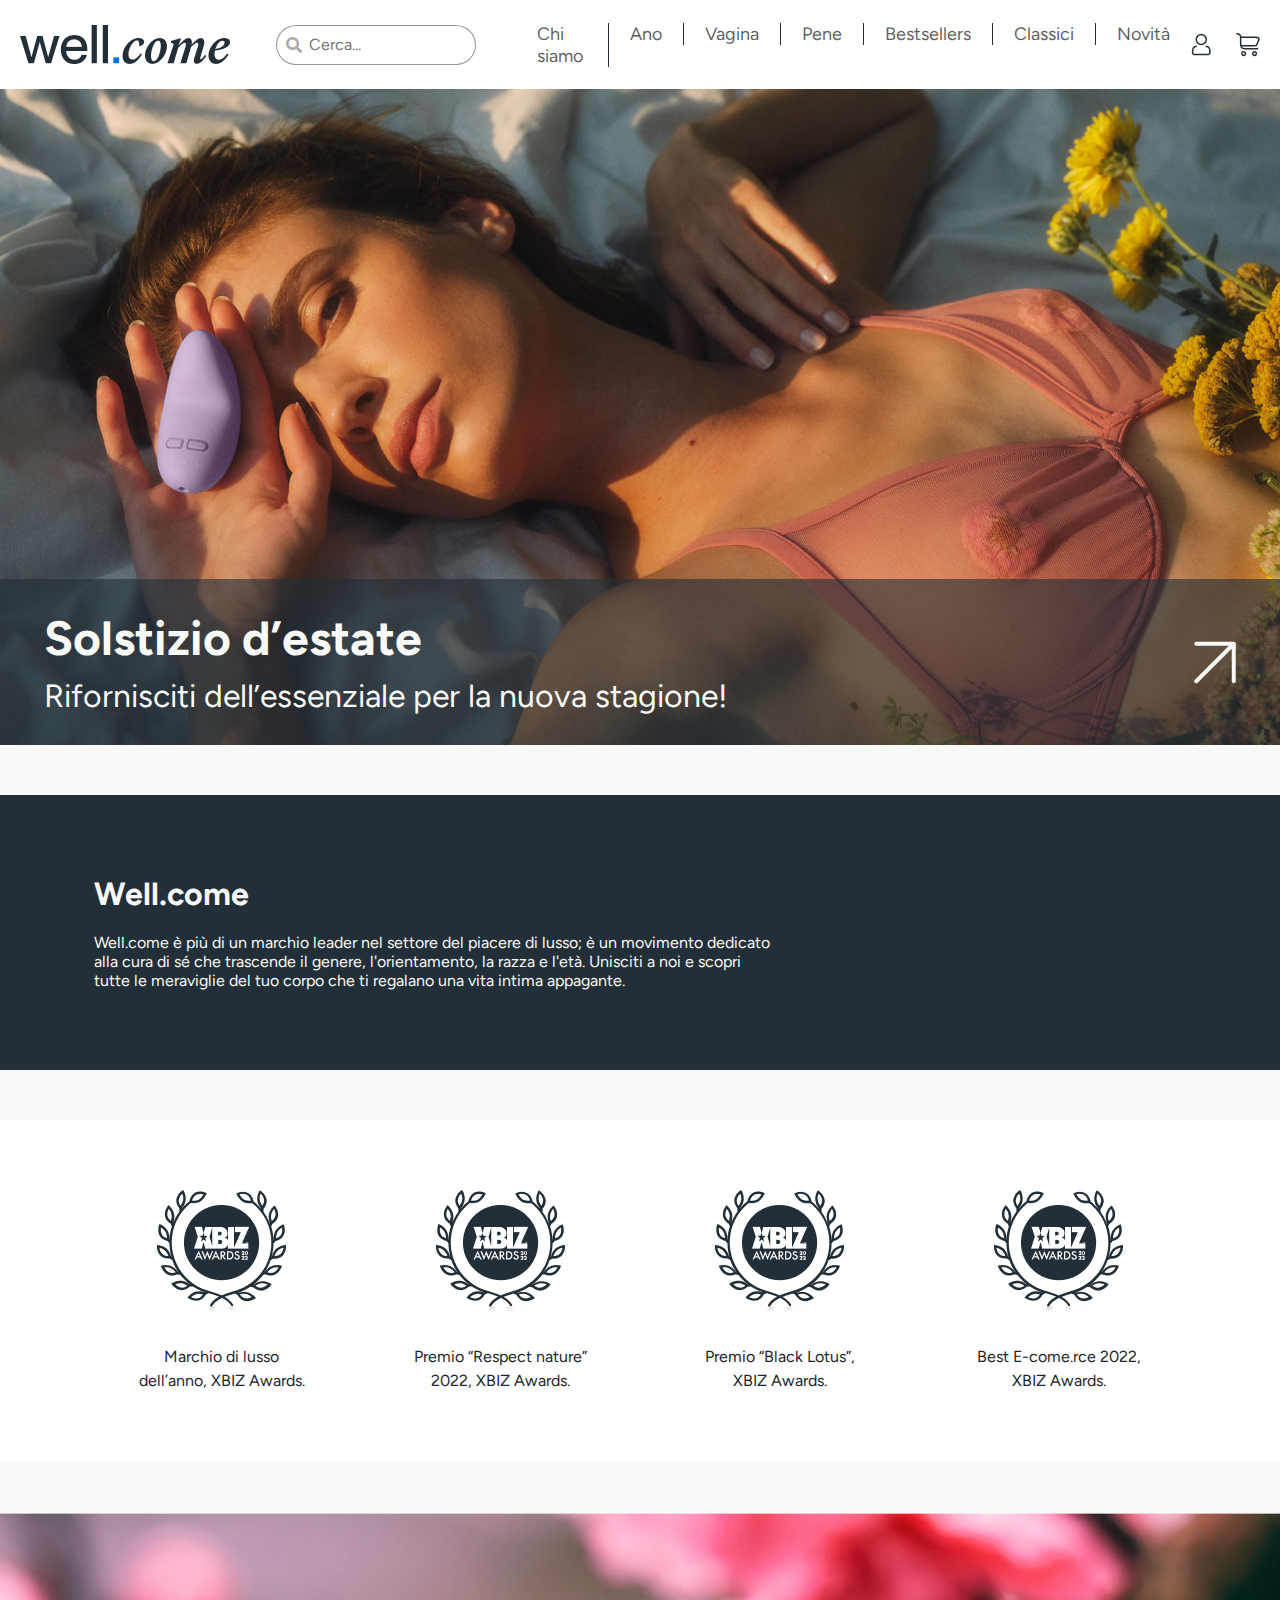
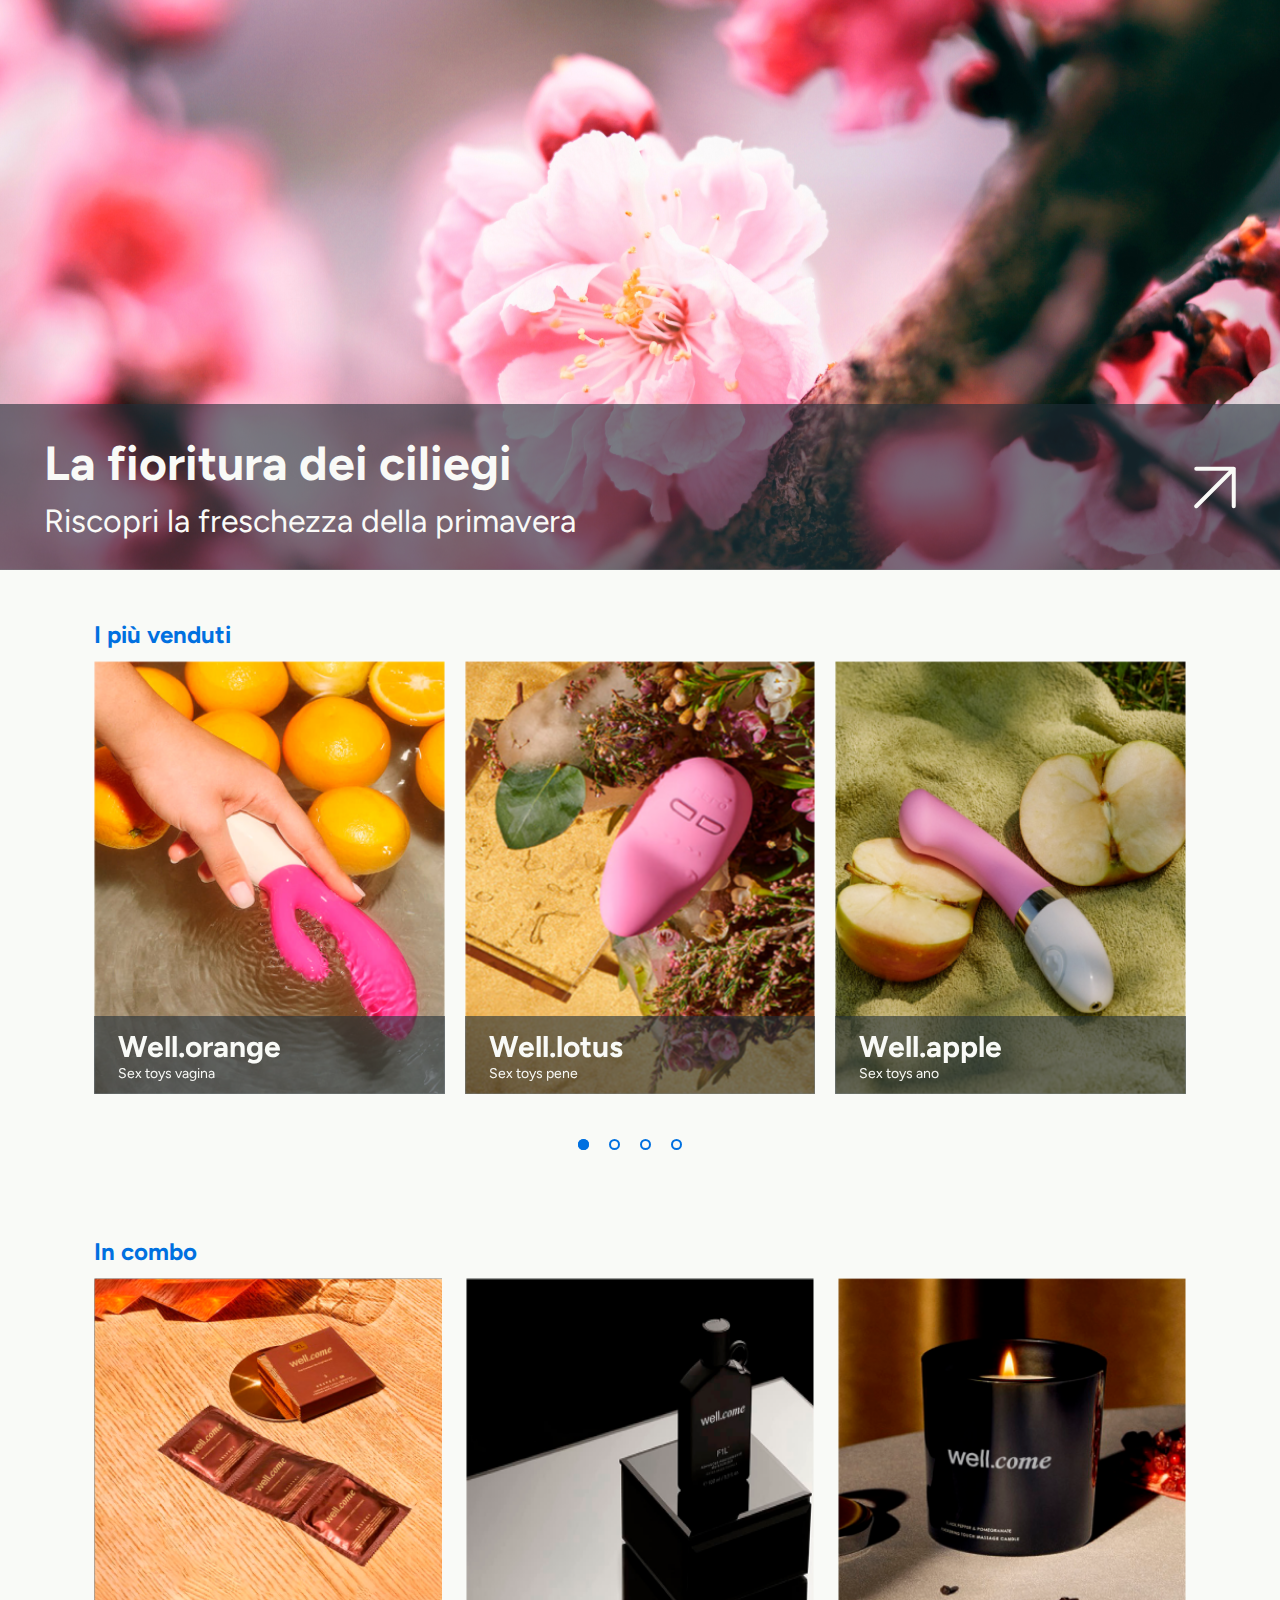
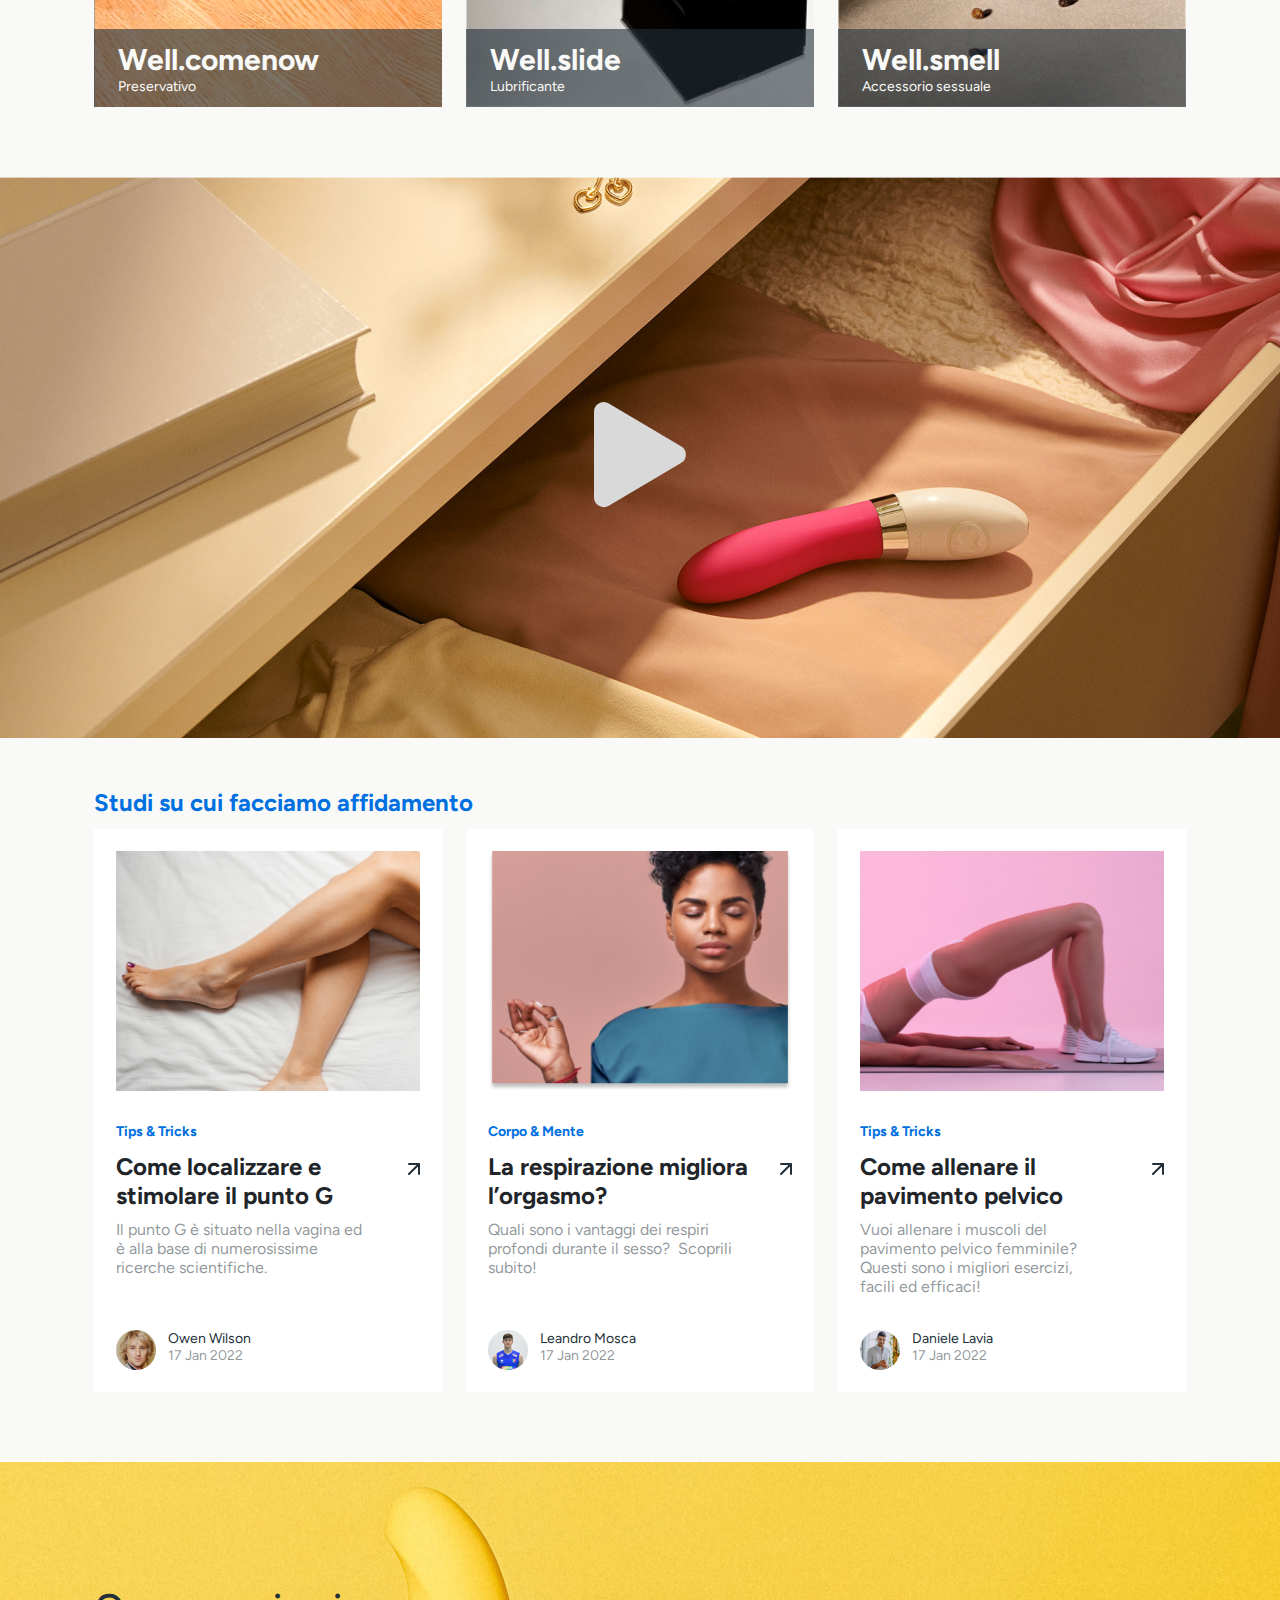
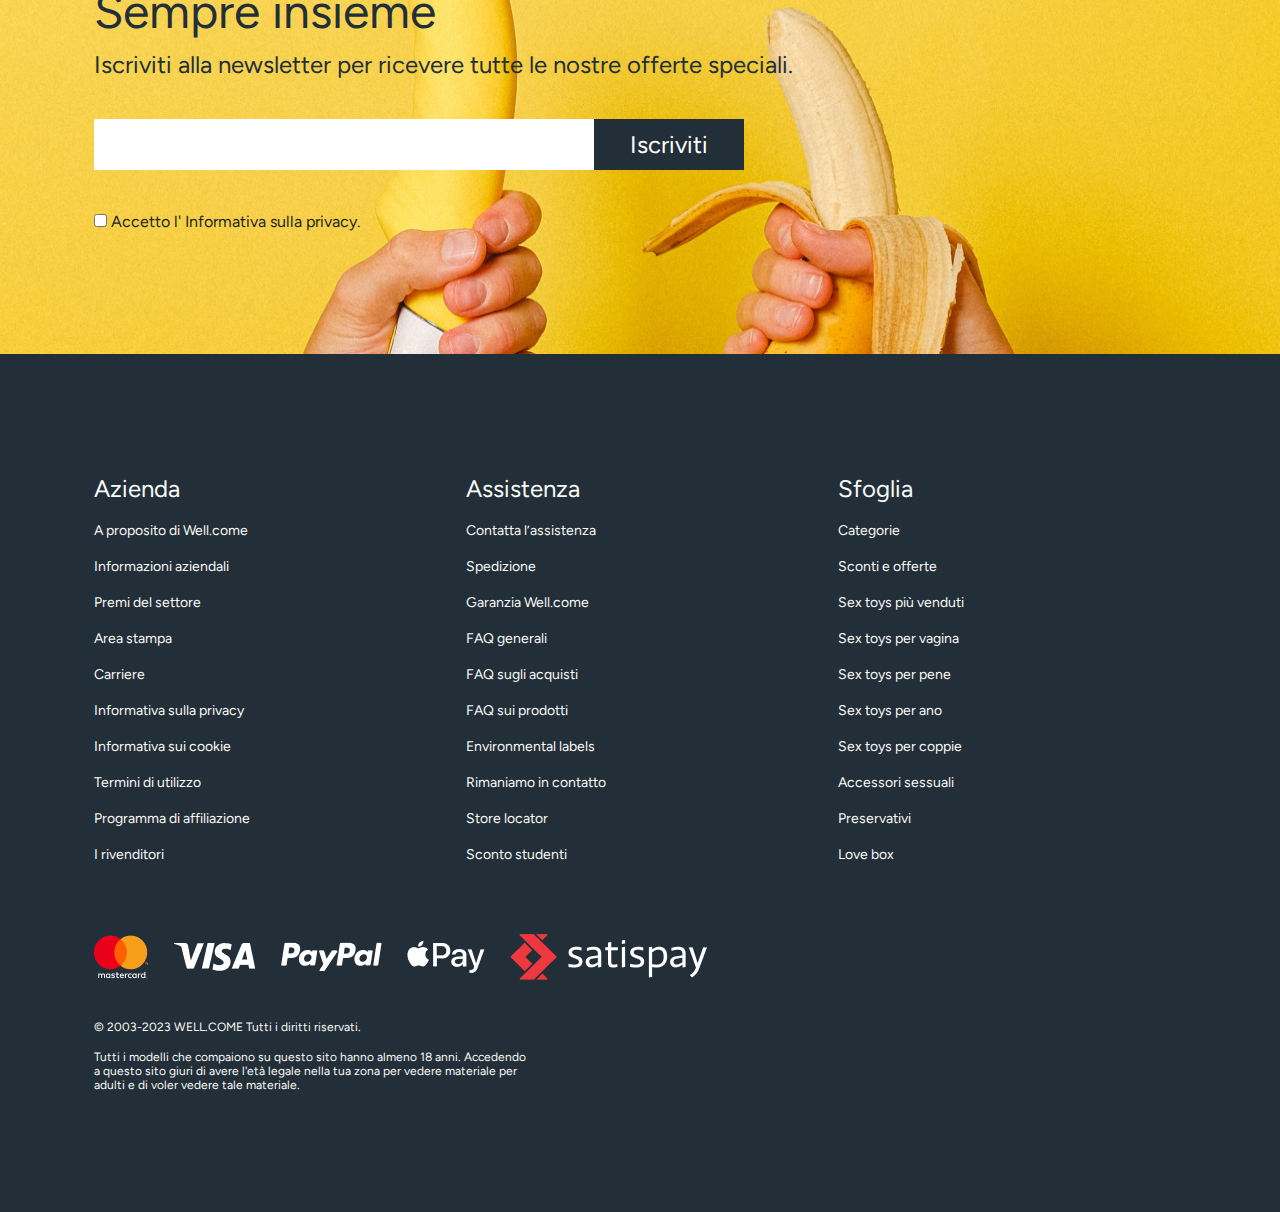
<file: index.html>
<!DOCTYPE html>
<html lang="en">
<head>
    <meta charset="UTF-8">
    <meta name="viewport" content="width=device-width, initial-scale=1.0">
    <!-- Latest compiled and minified CSS -->
    <link href="https://cdn.jsdelivr.net/npm/bootstrap@5.3.1/dist/css/bootstrap.min.css" rel="stylesheet">
    <link rel="stylesheet" href="https://cdnjs.cloudflare.com/ajax/libs/OwlCarousel2/2.3.4/assets/owl.carousel.min.css">
    <link rel="stylesheet" href="https://cdnjs.cloudflare.com/ajax/libs/font-awesome/5.11.2/css/all.min.css">
    <link rel="stylesheet" href="assets/css/style.css">
    <title>Well.come</title>
</head>
<body>
    <div class="wrapper">
        <div class="header">
            <nav class="navbar navbar-expand-lg navbar-light">
                <a class="navbar-brand" href="index.html"><img src="assets/imgs/logo.png" class="logo-img"></a>
                <button class="navbar-toggler" type="button" data-bs-toggle="collapse" data-bs-target="#navbarSupportedContent" aria-controls="navbarSupportedContent" aria-expanded="false" aria-label="Toggle navigation">
                    <span class="navbar-toggler-icon"></span>
                </button>
                <div class="collapse navbar-collapse" id="navbarSupportedContent">
                    <form class="d-flex">
                        <div class="navbar-search">
                            <span class="fa fa-search"></span>
                            <input placeholder="Cerca...">
                        </div>
                        <div class="icons d-flex d-lg-none">
                            <a href="#"><img src="assets/imgs/icons/person.svg" alt=""></a>
                            <a href="cart.html"><img src="assets/imgs/icons/cart.svg" alt=""></a>
                        </div>
                    </form>
                    <ul class="navbar-nav mx-auto mb-2 mb-lg-0">
                        <li class="nav-item">
                            <a class="nav-link" href="team.html">Chi siamo</a>
                        </li>
                        <li class="nav-item">
                            <a class="nav-link" href="#">Ano</a>
                        </li>
                        <li class="nav-item">
                            <a class="nav-link" href="product.html">Vagina</a>
                        </li>
                        <li class="nav-item">
                            <a class="nav-link" href="#">Pene</a>
                        </li>
                        <li class="nav-item">
                            <a class="nav-link" href="#">Bestsellers</a>
                        </li>
                        <li class="nav-item">
                            <a class="nav-link" href="#">Classici</a>
                        </li>
                        <li class="nav-item">
                            <a class="nav-link" href="#">Novità</a>
                        </li>
                    </ul>
                    <div class="icons d-none d-lg-flex">
                        <a href="#"><img src="assets/imgs/icons/person.svg" alt=""></a>
                        <a href="cart.html"><img src="assets/imgs/icons/cart.svg" alt=""></a>
                    </div>
                </div>
            </nav>
        </div>
        <div class="hero-section">
            <div class="bottom-text-section">
                <div class="img"><img src="assets/imgs/index/index-hero.png" class="w-100"></div>
                <div class="vector-text">
                    <div class="hero-flex">
                        <div>
                            <div class="heading">Solstizio d’estate</div>
                            <div class="text">Rifornisciti dell’essenziale per la nuova stagione!</div>
                        </div>
                        <div>
                            <a href="#"><img src="assets/imgs/icons/arrow.svg"></a>
                        </div>
                    </div>
                </div>
            </div>
        </div>
        <div class="main-content">
            <div class="wellcome-note-bg">
                <div class="wellcome-note">
                    <div class="container">
                        <div class="row mx-auto w-100">
                            <div class="col-lg-12">
                                <div class="heading">Well.come</div>
                                <div class="text">Well.come è più di un marchio leader nel settore del piacere di lusso; è un movimento dedicato alla cura di sé che trascende il genere, l'orientamento, la razza e l'età. Unisciti a noi e scopri tutte le meraviglie del tuo corpo che ti regalano una vita intima appagante.</div>
                            </div>
                        </div>
                    </div>
                </div>
            </div>
            <div class="award-section">
                <div class="container">
                    <div class="row mx-auto w-100">
                        <div class="col-lg-3 col-md-3 col-sm-6 col-6">
                            <div class="award-card">
                                <div class="img"><img src="assets/imgs/index/awards.png" alt=""></div>
                                <div class="text">Marchio di lusso dell’anno, XBIZ Awards.</div>
                            </div>
                        </div>
                        <div class="col-lg-3 col-md-3 col-sm-6 col-6">
                            <div class="award-card">
                                <div class="img"><img src="assets/imgs/index/awards.png" alt=""></div>
                                <div class="text">Premio “Respect nature” 2022, XBIZ Awards.</div>
                            </div>
                        </div>
                        <div class="col-lg-3 col-md-3 col-sm-6 col-6">
                            <div class="award-card">
                                <div class="img"><img src="assets/imgs/index/awards.png" alt=""></div>
                                <div class="text">Premio “Black Lotus”, XBIZ Awards.</div>
                            </div>
                        </div>
                        <div class="col-lg-3 col-md-3 col-sm-6 col-6">
                            <div class="award-card">
                                <div class="img"><img src="assets/imgs/index/awards.png" alt=""></div>
                                <div class="text">Best E-come.rce 2022, XBIZ Awards.</div>
                            </div>
                        </div>
                    </div>
                </div>
            </div>
            <div class="hero-section pt-bg-f9">
                <div class="bottom-text-section">
                    <div class="img"><img src="assets/imgs/index/index-hero1.png" class="w-100"></div>
                    <div class="vector-text">
                        <div class="hero-flex">
                            <div>
                                <div class="heading">La fioritura dei ciliegi</div>
                                <div class="text">Riscopri la freschezza della primavera</div>
                            </div>
                            <div>
                                <a href="#"><img src="assets/imgs/icons/arrow.svg"></a>
                            </div>
                        </div>
                    </div>
                </div>
            </div>
            <div class="index-carousel">
                <div class="container">
                    <div class="row mx-auto w-100">
                        <div class="col-lg-12">
                            <div class="section-heading">I più venduti</div>
                            <div class="owl-slider">
                                <div class="owl-carousel carousel1">
                                    <div class="item">
                                        <div class="bottom-text-section">
                                            <div class="img"><img src="assets/imgs/index/carousel-1.png" class="w-100"></div>
                                            <div class="vector-text">
                                                <div class="heading">Well.orange</div>
                                                <div class="text">Sex toys vagina</div>
                                            </div>
                                        </div>
                                    </div>
                                    <div class="item">
                                        <div class="bottom-text-section">
                                            <div class="img"><img src="assets/imgs/index/carousel-2.png" class="w-100"></div>
                                            <div class="vector-text">
                                                <div class="heading">Well.lotus</div>
                                                <div class="text">Sex toys pene</div>
                                            </div>
                                        </div>
                                    </div>
                                    <div class="item">
                                        <div class="bottom-text-section">
                                            <div class="img"><img src="assets/imgs/index/carousel-3.png" class="w-100"></div>
                                            <div class="vector-text">
                                                <div class="heading">Well.apple</div>
                                                <div class="text">Sex toys ano</div>
                                            </div>
                                        </div>
                                    </div>
                                    <div class="item">
                                        <div class="bottom-text-section">
                                            <div class="img"><img src="assets/imgs/index/carousel-4.png" class="w-100"></div>
                                            <div class="vector-text">
                                                <div class="heading">Well.drop</div>
                                                <div class="text">Sex toys vagina</div>
                                            </div>
                                        </div>
                                    </div>
                                    <div class="item">
                                        <div class="bottom-text-section">
                                            <div class="img"><img src="assets/imgs/index/carousel-5.png" class="w-100"></div>
                                            <div class="vector-text">
                                                <div class="heading">Well.cucumber</div>
                                                <div class="text">Sex toys pene</div>
                                            </div>
                                        </div>
                                    </div>
                                    <div class="item">
                                        <div class="bottom-text-section">
                                            <div class="img"><img src="assets/imgs/index/carousel-1.png" class="w-100"></div>
                                            <div class="vector-text">
                                                <div class="heading">Well.orange</div>
                                                <div class="text">Sex toys vagina</div>
                                            </div>
                                        </div>
                                    </div>
                                    <div class="item">
                                        <div class="bottom-text-section">
                                            <div class="img"><img src="assets/imgs/index/carousel-2.png" class="w-100"></div>
                                            <div class="vector-text">
                                                <div class="heading">Well.lotus</div>
                                                <div class="text">Sex toys pene</div>
                                            </div>
                                        </div>
                                    </div>
                                    <div class="item">
                                        <div class="bottom-text-section">
                                            <div class="img"><img src="assets/imgs/index/carousel-3.png" class="w-100"></div>
                                            <div class="vector-text">
                                                <div class="heading">Well.apple</div>
                                                <div class="text">Sex toys ano</div>
                                            </div>
                                        </div>
                                    </div>
                                    <div class="item">
                                        <div class="bottom-text-section">
                                            <div class="img"><img src="assets/imgs/index/carousel-4.png" class="w-100"></div>
                                            <div class="vector-text">
                                                <div class="heading">Well.drop</div>
                                                <div class="text">Sex toys vagina</div>
                                            </div>
                                        </div>
                                    </div>
                                    <div class="item">
                                        <div class="bottom-text-section">
                                            <div class="img"><img src="assets/imgs/index/carousel-5.png" class="w-100"></div>
                                            <div class="vector-text">
                                                <div class="heading">Well.cucumber</div>
                                                <div class="text">Sex toys pene</div>
                                            </div>
                                        </div>
                                    </div>
                                </div>
                            </div>
                        </div>
                    </div>
                </div>
            </div>
            <div class="combo-section">
                <div class="container">
                    <div class="row mx-auto w-100">
                        <div class="col-lg-12">
                            <div class="section-heading">In combo</div>
                        </div>
                        <div class="col-lg-4 col-md-4 col-sm-12 col-12">
                            <div class="bottom-text-section">
                                <div class="img"><img src="assets/imgs/index/combo-1.png" class="w-100"></div>
                                <div class="vector-text">
                                    <div class="heading">Well.comenow</div>
                                    <div class="text">Preservativo</div>
                                </div>
                            </div>
                        </div>
                        <div class="col-lg-4 col-md-4 col-sm-12 col-12">
                            <div class="bottom-text-section">
                                <div class="img"><img src="assets/imgs/index/combo-2.png" class="w-100"></div>
                                <div class="vector-text">
                                    <div class="heading">Well.slide</div>
                                    <div class="text">Lubrificante</div>
                                </div>
                            </div>
                        </div>
                        <div class="col-lg-4 col-md-4 col-sm-12 col-12">
                            <div class="bottom-text-section">
                                <div class="img"><img src="assets/imgs/index/combo-3.png" class="w-100"></div>
                                <div class="vector-text">
                                    <div class="heading">Well.smell</div>
                                    <div class="text">Accessorio sessuale</div>
                                </div>
                            </div>
                        </div>
                    </div>

                </div>
            </div>
            <div class="video-section">
                <div class="video-img">
                    <img src="assets/imgs/index/video-img.png" class="w-100">
                </div>
                <div class="vector-icon">
                    <a href="#"><i class="fas fa-play"></i></a>
                </div>
            </div>
            <div class="articoli-section">
                <div class="container">
                    <div class="row mx-auto w-100">
                        <div class="col-lg-12">
                            <div class=""><a href="articoli.html" class="section-heading d-inline-block">Studi su cui facciamo affidamento</a></div>
                        </div>
                        <div class="col-lg-4 col-md-4 col-sm-12 col-12">
                            <div class="articoli-card">
                                <div class="img"><img src="assets/imgs/index/articoli-1.png" class="w-100"></div>
                                <div class="details">
                                    <div class="tag">Tips & Tricks</div>
                                    <div class="heading">
                                        <div>Come localizzare e stimolare il punto G</div>
                                        <div class="icon"><img src="assets/imgs/icons/arrow-1.svg" alt=""></div>
                                    </div>
                                    <div class="text">Il punto G è situato nella vagina ed è alla base di numerosissime ricerche scientifiche.</div>
                                </div>
                                <div class="person-detail">
                                    <div class="person-img"><img src="assets/imgs/index/person-1.png" class=""></div>
                                    <div>
                                        <div class="person-name">Owen Wilson</div>
                                        <div class="add-date">17 Jan 2022</div>
                                    </div>
                                </div>
                            </div>
                        </div>
                        <div class="col-lg-4 col-md-4 col-sm-12 col-12">
                            <div class="articoli-card">
                                <div class="img"><img src="assets/imgs/index/articoli-2.png" class="w-100"></div>
                                <div class="details">
                                    <div class="tag">Corpo & Mente</div>
                                    <div class="heading">
                                        <div>La respirazione  migliora l’orgasmo?</div>
                                        <div class="icon"><img src="assets/imgs/icons/arrow-1.svg" alt=""></div>
                                    </div>
                                    <div class="text">Quali sono i vantaggi dei respiri profondi durante il sesso?  Scoprili subito!</div>
                                </div>
                                <div class="person-detail">
                                    <div class="person-img"><img src="assets/imgs/index/person-2.png" class=""></div>
                                    <div>
                                        <div class="person-name">Leandro Mosca</div>
                                        <div class="add-date">17 Jan 2022</div>
                                    </div>
                                </div>
                            </div>
                        </div>
                        <div class="col-lg-4 col-md-4 col-sm-12 col-12">
                            <div class="articoli-card">
                                <div class="img"><img src="assets/imgs/index/articoli-3.png" class="w-100"></div>
                                <div class="details">
                                    <div class="tag">Tips & Tricks</div>
                                    <div class="heading">
                                        <div>Come allenare il pavimento pelvico </div>
                                        <div class="icon"><img src="assets/imgs/icons/arrow-1.svg" alt=""></div>
                                    </div>
                                    <div class="text">Vuoi allenare i muscoli del pavimento pelvico femminile? Questi sono i migliori esercizi, facili ed efficaci!</div>
                                </div>
                                <div class="person-detail">
                                    <div class="person-img"><img src="assets/imgs/index/person-3.png" class=""></div>
                                    <div>
                                        <div class="person-name">Daniele Lavia</div>
                                        <div class="add-date">17 Jan 2022</div>
                                    </div>
                                </div>
                            </div>
                        </div>
                    </div>

                </div>
            </div>
        </div>
        <div class="subscriber-section">
            <div class="container">
                <div class="row mx-auto w-100">
                    <div class="col-lg-12">
                        <div class="heading">Sempre insieme</div>
                        <div class="text">Iscriviti alla newsletter per ricevere tutte le nostre offerte speciali.</div>
                        <div class="subs-form">
                            <form action="#">
                                <input type="text" name="subs" class="subs-input">
                                <input type="submit" value="Iscriviti" class="btn btn-submit">
                            </form>
                        </div>
                        <div class="subs-check">
                            <label for="sub-check"><input type="checkbox" name="sub-check" id="sub-check"> Accetto l' Informativa sulla privacy.</label>
                        </div>
                    </div>
                </div>
            </div>

        </div>
        <div class="footer-section">
            <div class="container">
                <div class="row mx-auto w-100">
                    <div class="col-lg-4 col-md-4 col-sm-12 col-12">
                        <div class="footer-heading">Azienda</div>
                        <ul class="footer-links">
                            <li><a href="#">A proposito di Well.come</a></li>
                            <li><a href="#">Informazioni aziendali</a></li>
                            <li><a href="#">Premi del settore</a></li>
                            <li><a href="#">Area stampa</a></li>
                            <li><a href="#">Carriere</a></li>
                            <li><a href="#">Informativa sulla privacy</a></li>
                            <li><a href="#">Informativa sui cookie</a></li>
                            <li><a href="#">Termini di utilizzo</a></li>
                            <li><a href="#">Programma di affiliazione</a></li>
                            <li><a href="#">I rivenditori</a></li>
                        </ul>
                    </div>
                    <div class="col-lg-4 col-md-4 col-sm-12 col-12">
                        <div class="footer-heading">Assistenza</div>
                        <ul class="footer-links">
                            <li><a href="#">Contatta l’assistenza</a></li>
                            <li><a href="#">Spedizione</a></li>
                            <li><a href="#">Garanzia Well.come</a></li>
                            <li><a href="#">FAQ generali</a></li>
                            <li><a href="#">FAQ sugli acquisti</a></li>
                            <li><a href="#">FAQ sui prodotti</a></li>
                            <li><a href="#">Environmental labels</a></li>
                            <li><a href="#">Rimaniamo in contatto</a></li>
                            <li><a href="#">Store locator</a></li>
                            <li><a href="#">Sconto studenti</a></li>
                        </ul>
                    </div>
                    <div class="col-lg-4 col-md-4 col-sm-12 col-12">
                        <div class="footer-heading">Sfoglia </div>
                        <ul class="footer-links">
                            <li><a href="#">Categorie</a></li>
                            <li><a href="#">Sconti e offerte</a></li>
                            <li><a href="#">Sex toys più venduti</a></li>
                            <li><a href="#">Sex toys per vagina</a></li>
                            <li><a href="#">Sex toys per pene</a></li>
                            <li><a href="#">Sex toys per ano</a></li>
                            <li><a href="#">Sex toys per coppie</a></li>
                            <li><a href="#">Accessori sessuali</a></li>
                            <li><a href="#">Preservativi</a></li>
                            <li><a href="#">Love box</a></li>
                        </ul>
                    </div>
                    <div class="col-lg-12 col-md-12 col-sm-12 col-12">
                        <div class="footer-cards">
                            <img src="assets/imgs/footer-cards/1.png">
                            <img src="assets/imgs/footer-cards/2.png">
                            <img src="assets/imgs/footer-cards/3.png">
                            <img src="assets/imgs/footer-cards/4.png">
                            <img src="assets/imgs/footer-cards/5.png">
                        </div>
                    </div>
                    <div class="col-lg-12 col-md-12 col-sm-12 col-12">
                        <div class="copyright-text">
                            <p>© 2003-2023 WELL.COME Tutti i diritti riservati.</p>
                            Tutti i modelli che compaiono su questo sito hanno almeno 18 anni. Accedendo a questo sito giuri di avere l'età legale nella tua zona per vedere materiale per adulti e di voler vedere tale materiale.
                        </div>
                    </div>
                </div>
            </div>
            
        </div>
    </div>
    <!-- jquery -->
    <script src="https://code.jquery.com/jquery-3.6.0.min.js"></script>
    <script src="https://cdn.jsdelivr.net/npm/bootstrap@5.3.1/dist/js/bootstrap.bundle.min.js"></script>
    <script src="https://cdnjs.cloudflare.com/ajax/libs/OwlCarousel2/2.3.4/owl.carousel.min.js"></script>
    <script src="assets/js/script.js"></script>
    
</body>
</html>
</file>
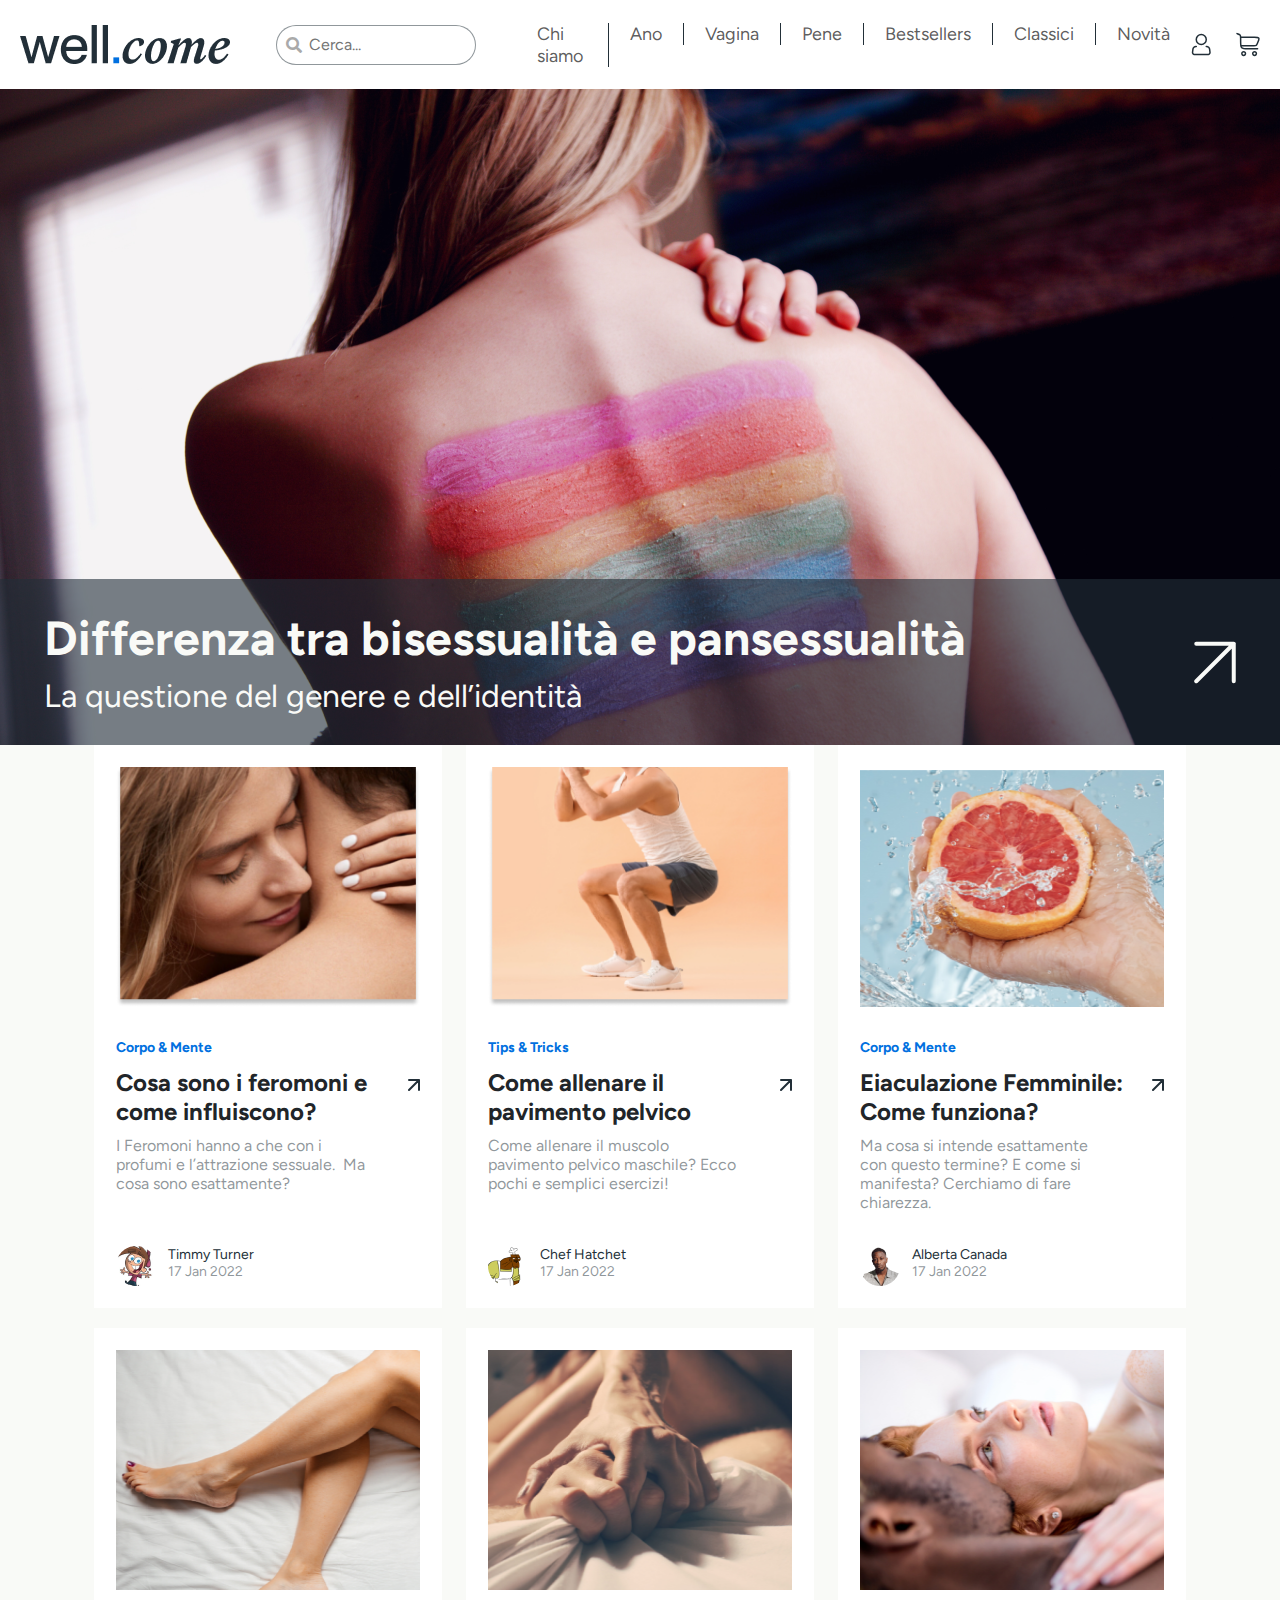
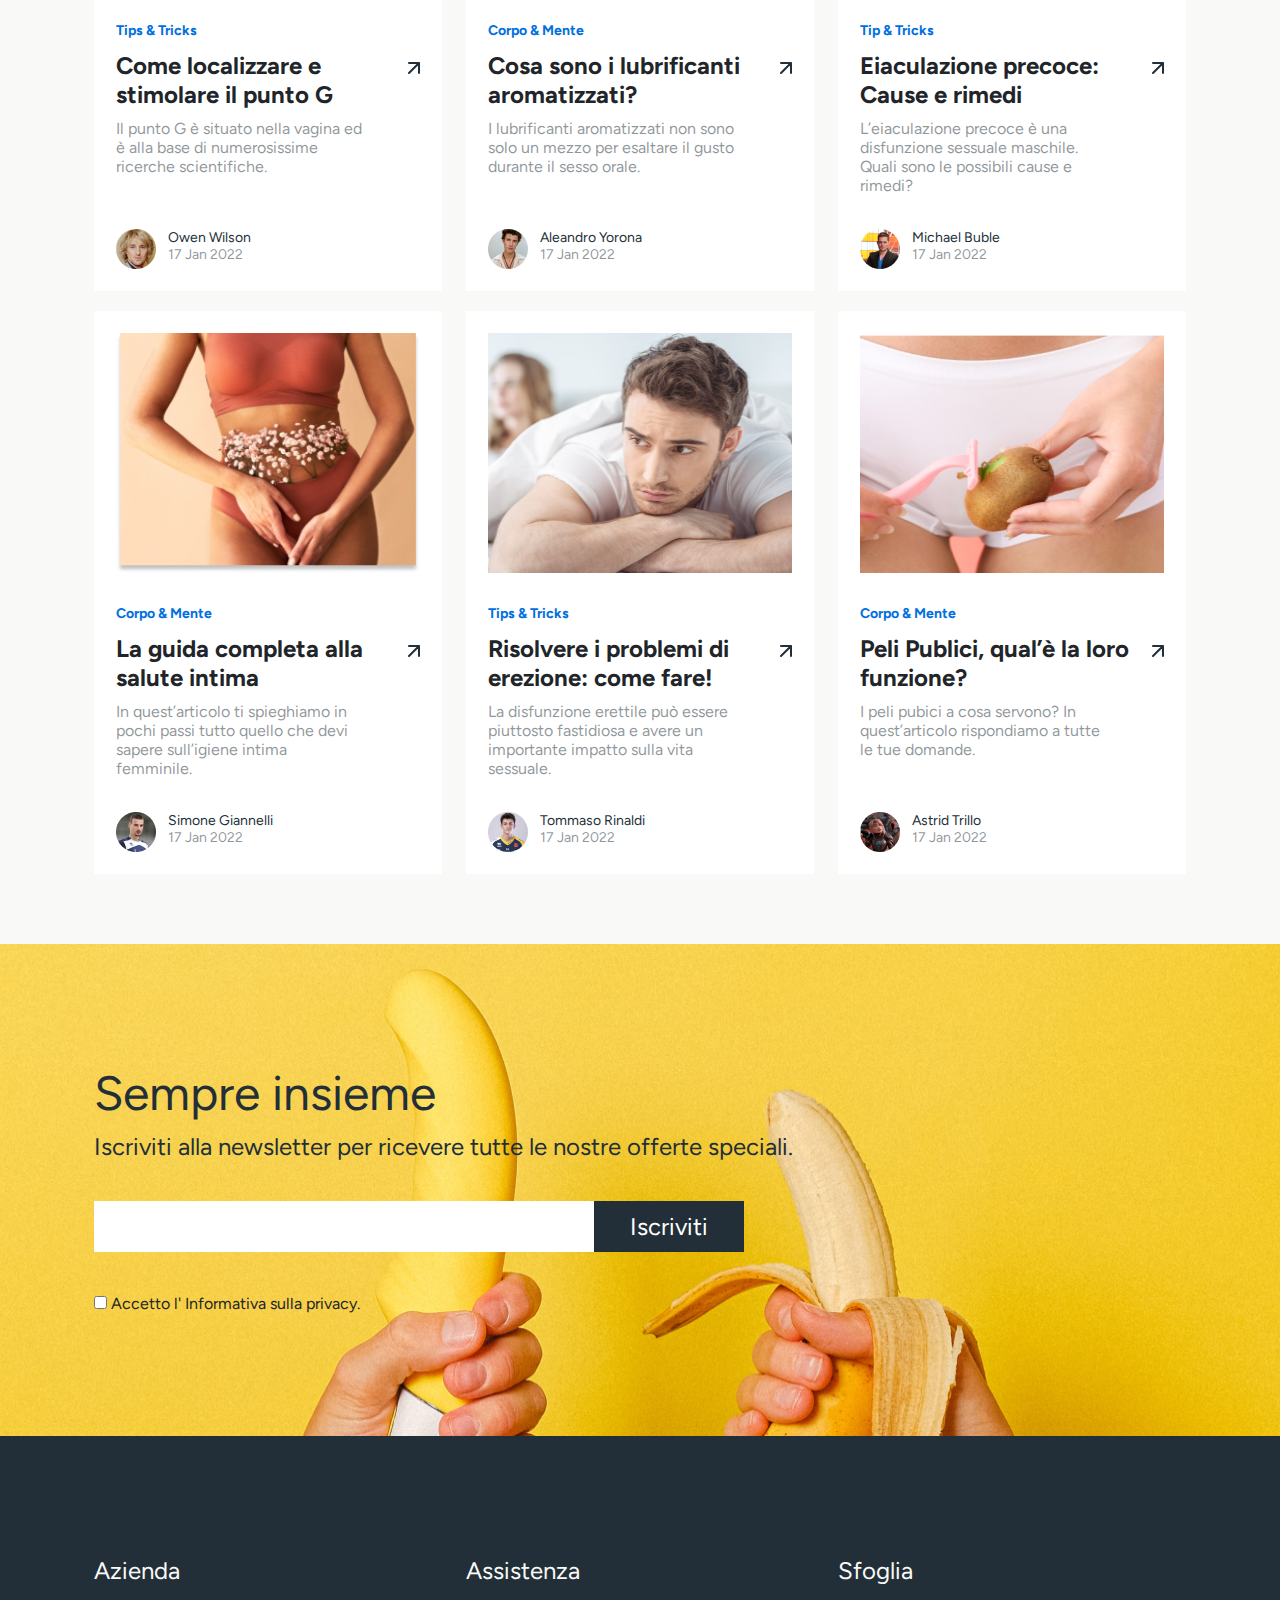
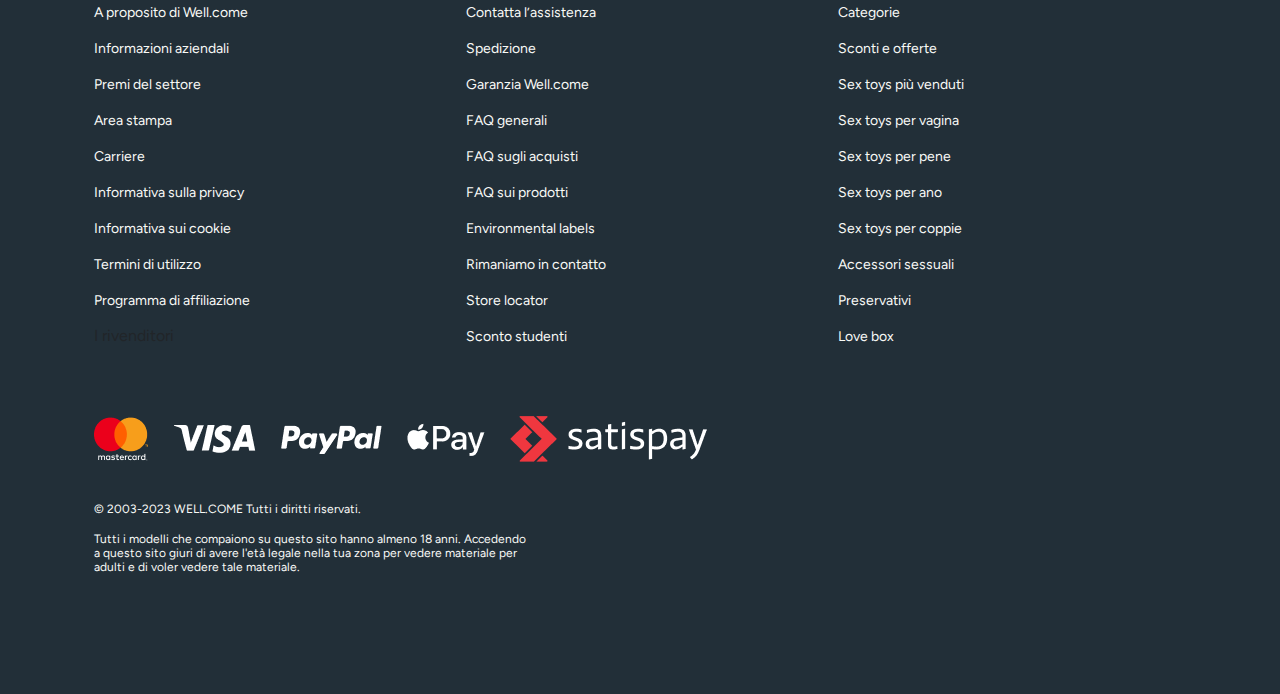
<file: articoli.html>
<!DOCTYPE html>
<html lang="en">
<head>
    <meta charset="UTF-8">
    <meta name="viewport" content="width=device-width, initial-scale=1.0">
    <!-- Latest compiled and minified CSS -->
    <link href="https://cdn.jsdelivr.net/npm/bootstrap@5.3.1/dist/css/bootstrap.min.css" rel="stylesheet">
    <link rel="stylesheet" href="https://cdnjs.cloudflare.com/ajax/libs/OwlCarousel2/2.3.4/assets/owl.carousel.min.css">
    <link rel="stylesheet" href="https://cdnjs.cloudflare.com/ajax/libs/font-awesome/5.11.2/css/all.min.css">
    <link rel="stylesheet" href="assets/css/style.css">
    <title>Well.come</title>
</head>
<body>
    <div class="wrapper">
        <div class="header">
            <nav class="navbar navbar-expand-lg navbar-light">
                <a class="navbar-brand" href="index.html"><img src="assets/imgs/logo.png" class="logo-img"></a>
                <button class="navbar-toggler" type="button" data-bs-toggle="collapse" data-bs-target="#navbarSupportedContent" aria-controls="navbarSupportedContent" aria-expanded="false" aria-label="Toggle navigation">
                    <span class="navbar-toggler-icon"></span>
                </button>
                <div class="collapse navbar-collapse" id="navbarSupportedContent">
                    <form class="d-flex">
                        <div class="navbar-search">
                            <span class="fa fa-search"></span>
                            <input placeholder="Cerca...">
                        </div>
                        <div class="icons d-flex d-lg-none">
                            <a href="#"><img src="assets/imgs/icons/person.svg" alt=""></a>
                            <a href="cart.html"><img src="assets/imgs/icons/cart.svg" alt=""></a>
                        </div>
                    </form>
                    <ul class="navbar-nav mx-auto mb-2 mb-lg-0">
                        <li class="nav-item">
                            <a class="nav-link" href="team.html">Chi siamo</a>
                        </li>
                        <li class="nav-item">
                            <a class="nav-link" href="#">Ano</a>
                        </li>
                        <li class="nav-item">
                            <a class="nav-link" href="product.html">Vagina</a>
                        </li>
                        <li class="nav-item">
                            <a class="nav-link" href="#">Pene</a>
                        </li>
                        <li class="nav-item">
                            <a class="nav-link" href="#">Bestsellers</a>
                        </li>
                        <li class="nav-item">
                            <a class="nav-link" href="#">Classici</a>
                        </li>
                        <li class="nav-item">
                            <a class="nav-link" href="#">Novità</a>
                        </li>
                    </ul>
                    <div class="icons d-none d-lg-flex">
                        <a href="#"><img src="assets/imgs/icons/person.svg" alt=""></a>
                        <a href="cart.html"><img src="assets/imgs/icons/cart.svg" alt=""></a>
                    </div>
                </div>
            </nav>
        </div>
        <div class="hero-section">
            <div class="bottom-text-section">
                <div class="img"><img src="assets/imgs/articoli/articoli-hero.png" class="w-100"></div>
                <div class="vector-text">
                    <div class="hero-flex">
                        <div>
                            <div class="heading">Differenza tra bisessualità e pansessualità</div>
                            <div class="text">La questione del genere e dell’identità</div>
                        </div>
                        <div>
                            <a href="#"><img src="assets/imgs/icons/arrow.svg"></a>
                        </div>
                    </div>
                </div>
            </div>
        </div>
        <div class="main-content">
            <div class="articoli-section">
                <div class="container">
                    <div class="row mx-auto w-100">
                        <div class="col-lg-4 col-md-4 col-sm-12 col-12">
                            <div class="articoli-card">
                                <div class="img"><img src="assets/imgs/articoli/1.png" class="w-100"></div>
                                <div class="details">
                                    <div class="tag">Corpo & Mente</div>
                                    <div class="heading">
                                        <div>Cosa sono i feromoni e come influiscono?</div>
                                        <div class="icon"><img src="assets/imgs/icons/arrow-1.svg" alt=""></div>
                                    </div>
                                    <div class="text">I Feromoni hanno a che con i profumi e l’attrazione sessuale.  Ma cosa sono esattamente?</div>
                                </div>
                                <div class="person-detail">
                                    <div class="person-img"><img src="assets/imgs/articoli/person-1.png" class=""></div>
                                    <div>
                                        <div class="person-name">Timmy Turner</div>
                                        <div class="add-date">17 Jan 2022</div>
                                    </div>
                                </div>
                            </div>
                        </div>
                        <div class="col-lg-4 col-md-4 col-sm-12 col-12">
                            <div class="articoli-card">
                                <div class="img"><img src="assets/imgs/articoli/2.png" class="w-100"></div>
                                <div class="details">
                                    <div class="tag">Tips & Tricks</div>
                                    <div class="heading">
                                        <div>Come allenare il pavimento pelvico </div>
                                        <div class="icon"><img src="assets/imgs/icons/arrow-1.svg" alt=""></div>
                                    </div>
                                    <div class="text">Come allenare il muscolo pavimento pelvico maschile? Ecco pochi e semplici esercizi!</div>
                                </div>
                                <div class="person-detail">
                                    <div class="person-img"><img src="assets/imgs/articoli/person-2.png" class=""></div>
                                    <div>
                                        <div class="person-name">Chef Hatchet</div>
                                        <div class="add-date">17 Jan 2022</div>
                                    </div>
                                </div>
                            </div>
                        </div>
                        <div class="col-lg-4 col-md-4 col-sm-12 col-12">
                            <div class="articoli-card">
                                <div class="img"><img src="assets/imgs/articoli/3.png" class="w-100"></div>
                                <div class="details">
                                    <div class="tag">Corpo & Mente</div>
                                    <div class="heading">
                                        <div>Eiaculazione Femminile: Come funziona?</div>
                                        <div class="icon"><img src="assets/imgs/icons/arrow-1.svg" alt=""></div>
                                    </div>
                                    <div class="text">Ma cosa si intende esattamente con questo termine? E come si manifesta? Cerchiamo di fare chiarezza.</div>
                                </div>
                                <div class="person-detail">
                                    <div class="person-img"><img src="assets/imgs/articoli/person-3.png" class=""></div>
                                    <div>
                                        <div class="person-name">Alberta Canada</div>
                                        <div class="add-date">17 Jan 2022</div>
                                    </div>
                                </div>
                            </div>
                        </div>
                        <div class="col-lg-4 col-md-4 col-sm-12 col-12">
                            <div class="articoli-card">
                                <div class="img"><img src="assets/imgs/articoli/4.png" class="w-100"></div>
                                <div class="details">
                                    <div class="tag">Tips & Tricks</div>
                                    <div class="heading">
                                        <div>Come localizzare e stimolare il punto G</div>
                                        <div class="icon"><img src="assets/imgs/icons/arrow-1.svg" alt=""></div>
                                    </div>
                                    <div class="text">Il punto G è situato nella vagina ed è alla base di numerosissime ricerche scientifiche.</div>
                                </div>
                                <div class="person-detail">
                                    <div class="person-img"><img src="assets/imgs/articoli/person-4.png" class=""></div>
                                    <div>
                                        <div class="person-name">Owen Wilson</div>
                                        <div class="add-date">17 Jan 2022</div>
                                    </div>
                                </div>
                            </div>
                        </div>
                        <div class="col-lg-4 col-md-4 col-sm-12 col-12">
                            <div class="articoli-card">
                                <div class="img"><img src="assets/imgs/articoli/5.png" class="w-100"></div>
                                <div class="details">
                                    <div class="tag">Corpo & Mente</div>
                                    <div class="heading">
                                        <div>Cosa sono i lubrificanti aromatizzati?</div>
                                        <div class="icon"><img src="assets/imgs/icons/arrow-1.svg" alt=""></div>
                                    </div>
                                    <div class="text">I lubrificanti aromatizzati non sono solo un mezzo per esaltare il gusto durante il sesso orale.</div>
                                </div>
                                <div class="person-detail">
                                    <div class="person-img"><img src="assets/imgs/articoli/person-5.png" class=""></div>
                                    <div>
                                        <div class="person-name">Aleandro Yorona</div>
                                        <div class="add-date">17 Jan 2022</div>
                                    </div>
                                </div>
                            </div>
                        </div>
                        <div class="col-lg-4 col-md-4 col-sm-12 col-12">
                            <div class="articoli-card">
                                <div class="img"><img src="assets/imgs/articoli/6.png" class="w-100"></div>
                                <div class="details">
                                    <div class="tag">Tip & Tricks</div>
                                    <div class="heading">
                                        <div>Eiaculazione precoce: Cause e rimedi</div>
                                        <div class="icon"><img src="assets/imgs/icons/arrow-1.svg" alt=""></div>
                                    </div>
                                    <div class="text">L’eiaculazione precoce è una disfunzione sessuale maschile.  Quali sono le possibili cause e rimedi?</div>
                                </div>
                                <div class="person-detail">
                                    <div class="person-img"><img src="assets/imgs/articoli/person-6.png" class=""></div>
                                    <div>
                                        <div class="person-name">Michael Buble</div>
                                        <div class="add-date">17 Jan 2022</div>
                                    </div>
                                </div>
                            </div>
                        </div>
                        <div class="col-lg-4 col-md-4 col-sm-12 col-12">
                            <div class="articoli-card">
                                <div class="img"><img src="assets/imgs/articoli/7.png" class="w-100"></div>
                                <div class="details">
                                    <div class="tag">Corpo & Mente</div>
                                    <div class="heading">
                                        <div>La guida completa alla salute intima</div>
                                        <div class="icon"><img src="assets/imgs/icons/arrow-1.svg" alt=""></div>
                                    </div>
                                    <div class="text">In quest’articolo ti spieghiamo in pochi passi tutto quello che devi sapere sull’igiene intima femminile.</div>
                                </div>
                                <div class="person-detail">
                                    <div class="person-img"><img src="assets/imgs/articoli/person-7.png" class=""></div>
                                    <div>
                                        <div class="person-name">Simone Giannelli</div>
                                        <div class="add-date">17 Jan 2022</div>
                                    </div>
                                </div>
                            </div>
                        </div>
                        <div class="col-lg-4 col-md-4 col-sm-12 col-12">
                            <div class="articoli-card">
                                <div class="img"><img src="assets/imgs/articoli/8.png" class="w-100"></div>
                                <div class="details">
                                    <div class="tag">Tips & Tricks</div>
                                    <div class="heading">
                                        <div>Risolvere i problemi di erezione: come fare!</div>
                                        <div class="icon"><img src="assets/imgs/icons/arrow-1.svg" alt=""></div>
                                    </div>
                                    <div class="text">La disfunzione erettile può essere piuttosto fastidiosa e avere un importante impatto sulla vita sessuale.</div>
                                </div>
                                <div class="person-detail">
                                    <div class="person-img"><img src="assets/imgs/articoli/person-8.png" class=""></div>
                                    <div>
                                        <div class="person-name">Tommaso Rinaldi</div>
                                        <div class="add-date">17 Jan 2022</div>
                                    </div>
                                </div>
                            </div>
                        </div>
                        <div class="col-lg-4 col-md-4 col-sm-12 col-12">
                            <div class="articoli-card">
                                <div class="img"><img src="assets/imgs/articoli/9.png" class="w-100"></div>
                                <div class="details">
                                    <div class="tag">Corpo & Mente</div>
                                    <div class="heading">
                                        <div>Peli Publici, qual’è la loro funzione?</div>
                                        <div class="icon"><img src="assets/imgs/icons/arrow-1.svg" alt=""></div>
                                    </div>
                                    <div class="text">I peli pubici a cosa servono? In quest’articolo rispondiamo a tutte le tue domande.</div>
                                </div>
                                <div class="person-detail">
                                    <div class="person-img"><img src="assets/imgs/articoli/person-9.png" class=""></div>
                                    <div>
                                        <div class="person-name">Astrid Trillo</div>
                                        <div class="add-date">17 Jan 2022</div>
                                    </div>
                                </div>
                            </div>
                        </div>
                    </div>
                </div>
            </div>
        </div>
        <div class="subscriber-section">
            <div class="container">
                <div class="row mx-auto w-100">
                    <div class="col-lg-12">
                        <div class="heading">Sempre insieme</div>
                        <div class="text">Iscriviti alla newsletter per ricevere tutte le nostre offerte speciali.</div>
                        <div class="subs-form">
                            <form action="#">
                                <input type="text" name="subs" class="subs-input">
                                <input type="submit" value="Iscriviti" class="btn btn-submit">
                            </form>
                        </div>
                        <div class="subs-check">
                            <label for="sub-check"><input type="checkbox" name="sub-check" id="sub-check"> Accetto l' Informativa sulla privacy.</label>
                        </div>
                    </div>
                </div>
            </div>
        </div>
        <div class="footer-section">
            <div class="container">
                <div class="row mx-auto w-100">
                    <div class="col-lg-4 col-md-4 col-sm-12 col-12">
                        <div class="footer-heading">Azienda</div>
                        <ul class="footer-links">
                            <li><a href="#">A proposito di Well.come</a></li>
                            <li><a href="#">Informazioni aziendali</a></li>
                            <li><a href="#">Premi del settore</a></li>
                            <li><a href="#">Area stampa</a></li>
                            <li><a href="#">Carriere</a></li>
                            <li><a href="#">Informativa sulla privacy</a></li>
                            <li><a href="#">Informativa sui cookie</a></li>
                            <li><a href="#">Termini di utilizzo</a></li>
                            <li><a href="#">Programma di affiliazione</a></li>
                            <li><a href="#"></a>I rivenditori</li>
                        </ul>
                    </div>
                    <div class="col-lg-4 col-md-4 col-sm-12 col-12">
                        <div class="footer-heading">Assistenza</div>
                        <ul class="footer-links">
                            <li><a href="#">Contatta l’assistenza</a></li>
                            <li><a href="#">Spedizione</a></li>
                            <li><a href="#">Garanzia Well.come</a></li>
                            <li><a href="#">FAQ generali</a></li>
                            <li><a href="#">FAQ sugli acquisti</a></li>
                            <li><a href="#">FAQ sui prodotti</a></li>
                            <li><a href="#">Environmental labels</a></li>
                            <li><a href="#">Rimaniamo in contatto</a></li>
                            <li><a href="#">Store locator</a></li>
                            <li><a href="#">Sconto studenti</a></li>
                        </ul>
                    </div>
                    <div class="col-lg-4 col-md-4 col-sm-12 col-12">
                        <div class="footer-heading">Sfoglia </div>
                        <ul class="footer-links">
                            <li><a href="#">Categorie</a></li>
                            <li><a href="#">Sconti e offerte</a></li>
                            <li><a href="#">Sex toys più venduti</a></li>
                            <li><a href="#">Sex toys per vagina</a></li>
                            <li><a href="#">Sex toys per pene</a></li>
                            <li><a href="#">Sex toys per ano</a></li>
                            <li><a href="#">Sex toys per coppie</a></li>
                            <li><a href="#">Accessori sessuali</a></li>
                            <li><a href="#">Preservativi</a></li>
                            <li><a href="#">Love box</a></li>
                        </ul>
                    </div>
                    <div class="col-lg-12 col-md-12 col-sm-12 col-12">
                        <div class="footer-cards">
                            <img src="assets/imgs/footer-cards/1.png">
                            <img src="assets/imgs/footer-cards/2.png">
                            <img src="assets/imgs/footer-cards/3.png">
                            <img src="assets/imgs/footer-cards/4.png">
                            <img src="assets/imgs/footer-cards/5.png">
                        </div>
                    </div>
                    <div class="col-lg-12 col-md-12 col-sm-12 col-12">
                        <div class="copyright-text">
                            <p>© 2003-2023 WELL.COME Tutti i diritti riservati.</p>
                            Tutti i modelli che compaiono su questo sito hanno almeno 18 anni. Accedendo a questo sito giuri di avere l'età legale nella tua zona per vedere materiale per adulti e di voler vedere tale materiale.
                        </div>
                    </div>
                </div>
            </div>
            
        </div>
    </div>
    <!-- jquery -->
    <script src="https://code.jquery.com/jquery-3.6.0.min.js"></script>
    <script src="https://cdn.jsdelivr.net/npm/bootstrap@5.3.1/dist/js/bootstrap.bundle.min.js"></script>
    <script src="https://cdnjs.cloudflare.com/ajax/libs/OwlCarousel2/2.3.4/owl.carousel.min.js"></script>
    <script src="assets/js/script.js"></script>
    
</body>
</html>
</file>
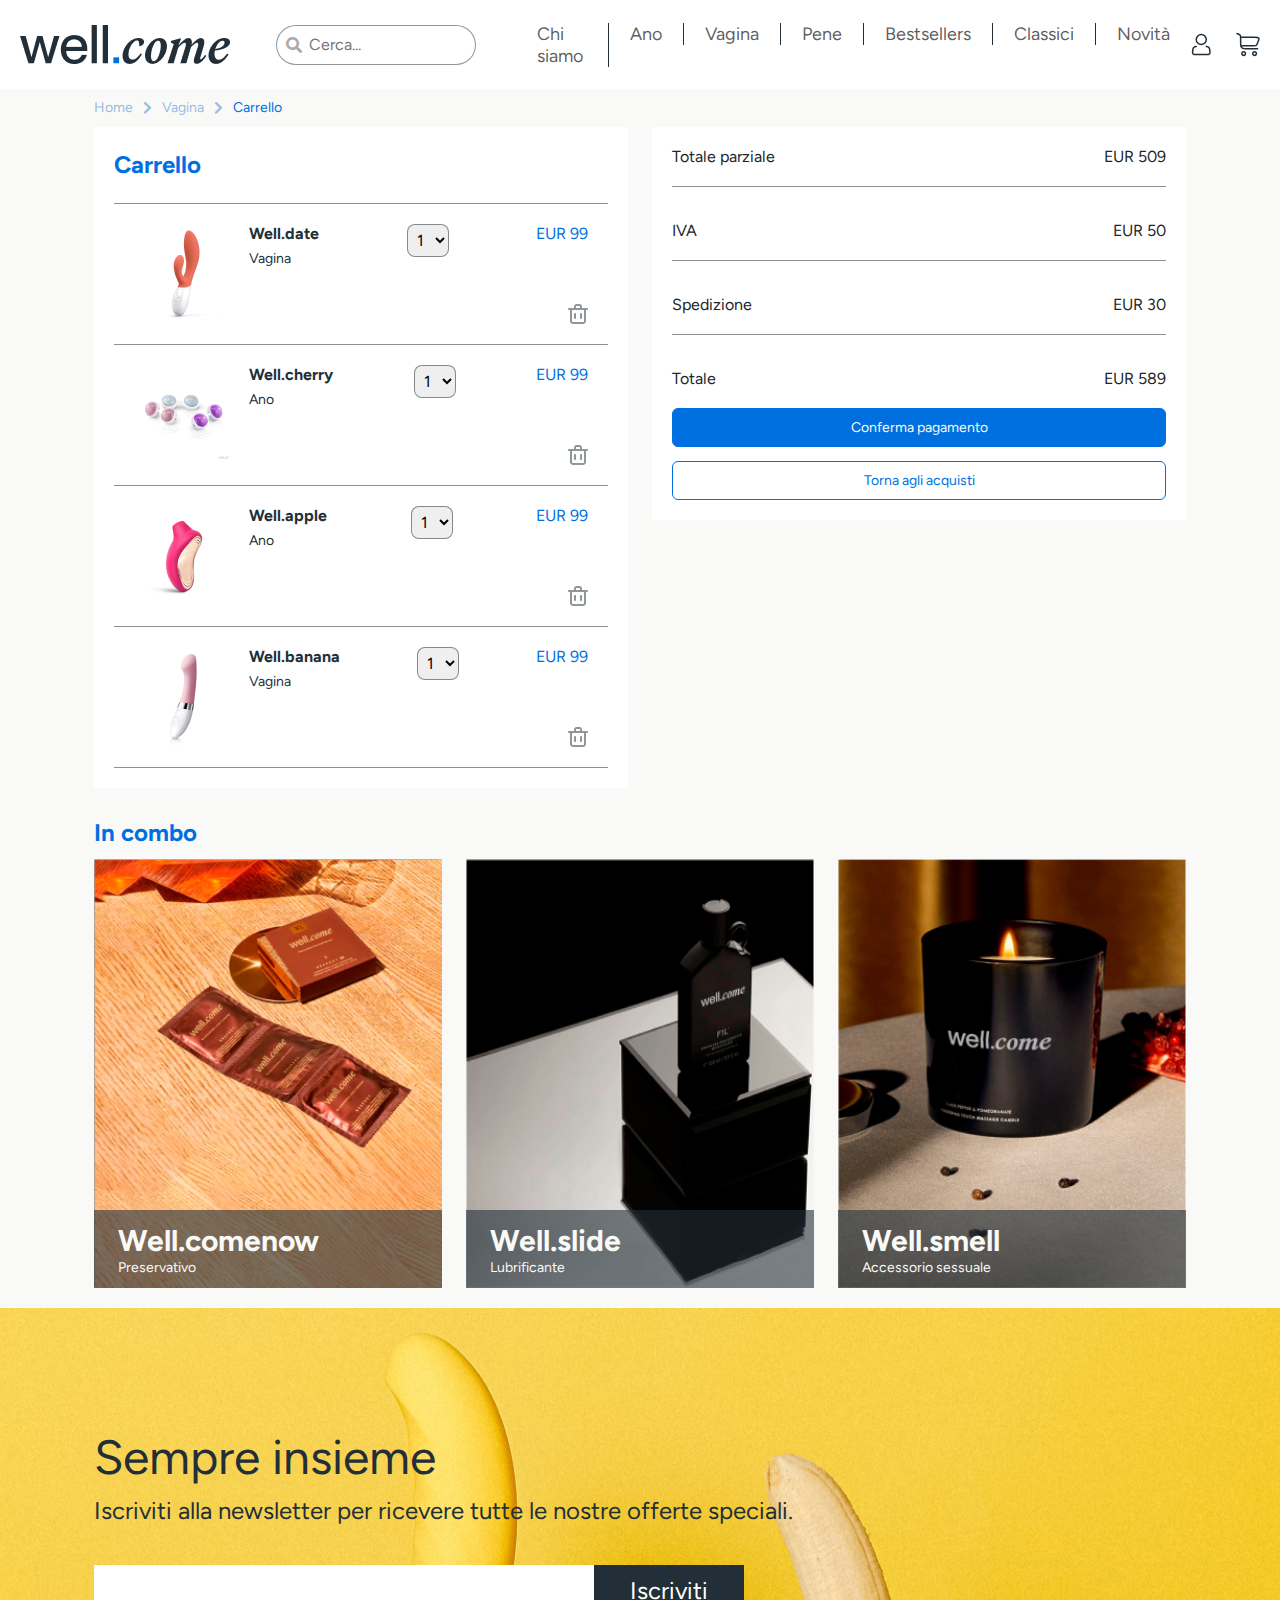
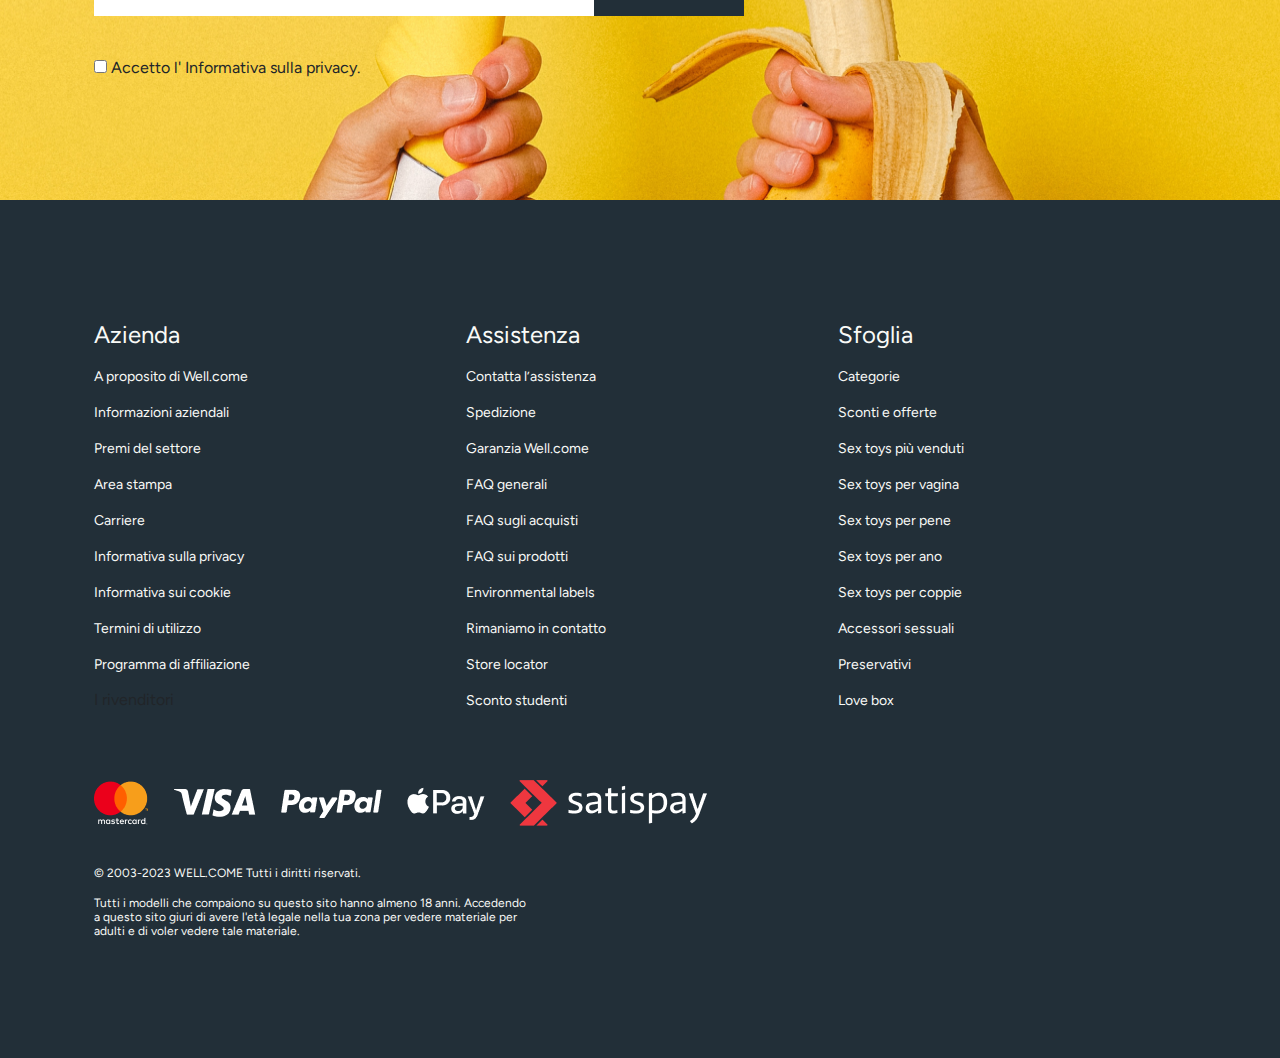
<file: cart.html>
<!DOCTYPE html>
<html lang="en">
<head>
    <meta charset="UTF-8">
    <meta name="viewport" content="width=device-width, initial-scale=1.0">
    <!-- Latest compiled and minified CSS -->
    <link href="https://cdn.jsdelivr.net/npm/bootstrap@5.3.1/dist/css/bootstrap.min.css" rel="stylesheet">
    <link rel="stylesheet" href="https://cdnjs.cloudflare.com/ajax/libs/OwlCarousel2/2.3.4/assets/owl.carousel.min.css">
    <link rel="stylesheet" href="https://cdnjs.cloudflare.com/ajax/libs/font-awesome/5.11.2/css/all.min.css">
    <link rel="stylesheet" href="assets/css/style.css">
    <title>Well.come</title>
</head>
<body>
    <div class="wrapper">
        <div class="header">
            <nav class="navbar navbar-expand-lg navbar-light">
                <a class="navbar-brand" href="index.html"><img src="assets/imgs/logo.png" class="logo-img"></a>
                <button class="navbar-toggler" type="button" data-bs-toggle="collapse" data-bs-target="#navbarSupportedContent" aria-controls="navbarSupportedContent" aria-expanded="false" aria-label="Toggle navigation">
                    <span class="navbar-toggler-icon"></span>
                </button>
                <div class="collapse navbar-collapse" id="navbarSupportedContent">
                    <form class="d-flex">
                        <div class="navbar-search">
                            <span class="fa fa-search"></span>
                            <input placeholder="Cerca...">
                        </div>
                        <div class="icons d-flex d-lg-none">
                            <a href="#"><img src="assets/imgs/icons/person.svg" alt=""></a>
                            <a href="cart.html"><img src="assets/imgs/icons/cart.svg" alt=""></a>
                        </div>
                    </form>
                    <ul class="navbar-nav mx-auto mb-2 mb-lg-0">
                        <li class="nav-item">
                            <a class="nav-link" href="team.html">Chi siamo</a>
                        </li>
                        <li class="nav-item">
                            <a class="nav-link" href="#">Ano</a>
                        </li>
                        <li class="nav-item">
                            <a class="nav-link" href="product.html">Vagina</a>
                        </li>
                        <li class="nav-item">
                            <a class="nav-link" href="#">Pene</a>
                        </li>
                        <li class="nav-item">
                            <a class="nav-link" href="#">Bestsellers</a>
                        </li>
                        <li class="nav-item">
                            <a class="nav-link" href="#">Classici</a>
                        </li>
                        <li class="nav-item">
                            <a class="nav-link" href="#">Novità</a>
                        </li>
                    </ul>
                    <div class="icons d-none d-lg-flex">
                        <a href="#"><img src="assets/imgs/icons/person.svg" alt=""></a>
                        <a href="cart.html"><img src="assets/imgs/icons/cart.svg" alt=""></a>
                    </div>
                </div>
            </nav>
        </div>
        <div class="main-content bg-F9FAF7">
            <div class="banner-section">
                <div class="container">
                    <div class="row mx-auto w-100">
                        <div class="col-lg-12">
                            <a href="index.html">Home</a> <i class="fas fa-chevron-right"></i> <a href="#">Vagina</a> <i class="fas fa-chevron-right"></i> <a href="#" class="active">Carrello</a>
                        </div>
                    </div>
                </div>
            </div>
            <div class="checkout-cart-section">
                <div class="container">
                    <form action="#">
                        <div class="row mx-auto w-100">
                            <div class="col-lg-6 col-md-6 col-sm-12 col-12">
                                <div class="left-side">
                                    <div class="heading">Carrello</div>
                                    <div class="cart-details">
                                        <div class="cart-flex">
                                            <div class="left-flex">
                                                <div class="img"><img src="assets/imgs/cart/1.png"></div>
                                                <div>
                                                    <div class="item-title">Well.date</div>
                                                    <div class="item-category">Vagina</div>
                                                </div>
                                            </div>
                                            <div class="item-qty">
                                                <select name="qty" id="">
                                                    <option value="1">1</option>
                                                    <option value="2">2</option>
                                                    <option value="3">3</option>
                                                    <option value="4">4</option>
                                                </select>
                                            </div>
                                            <div class="item-price">
                                                EUR 99
                                            </div>
                                            <div class="vector-trash">
                                                <a href="#">
                                                    <svg xmlns="http://www.w3.org/2000/svg" width="20" height="21" viewBox="0 0 20 21" fill="none">
                                                        <path d="M18.9999 4.99936H13.9997V3.32929C13.9762 2.68908 13.6998 2.08429 13.2312 1.6475C12.7625 1.21072 12.1398 0.977573 11.4995 0.999181H8.4994C7.85913 0.977573 7.23641 1.21072 6.76776 1.6475C6.2991 2.08429 6.02275 2.68908 5.99929 3.32929V4.99936H0.999068C0.73384 4.99936 0.479475 5.10472 0.29193 5.29227C0.104385 5.47981 -0.000976562 5.73418 -0.000976562 5.99941C-0.000976562 6.26463 0.104385 6.519 0.29193 6.70654C0.479475 6.89409 0.73384 6.99945 0.999068 6.99945H1.99911V17.9999C1.99911 18.7956 2.3152 19.5587 2.87783 20.1214C3.44047 20.684 4.20356 21.0001 4.99925 21.0001H14.9997C15.7954 21.0001 16.5585 20.684 17.1211 20.1214C17.6837 19.5587 17.9998 18.7956 17.9998 17.9999V6.99945H18.9999C19.2651 6.99945 19.5195 6.89409 19.707 6.70654C19.8946 6.519 19.9999 6.26463 19.9999 5.99941C19.9999 5.73418 19.8946 5.47981 19.707 5.29227C19.5195 5.10472 19.2651 4.99936 18.9999 4.99936ZM7.99938 3.32929C7.99938 3.16928 8.20939 2.99927 8.4994 2.99927H11.4995C11.7896 2.99927 11.9996 3.16928 11.9996 3.32929V4.99936H7.99938V3.32929ZM15.9997 17.9999C15.9997 18.2652 15.8944 18.5195 15.7068 18.7071C15.5193 18.8946 15.2649 19 14.9997 19H4.99925C4.73402 19 4.47965 18.8946 4.29211 18.7071C4.10456 18.5195 3.9992 18.2652 3.9992 17.9999V6.99945H15.9997V17.9999Z" fill="#222F38" fill-opacity="0.5"/>
                                                        <path d="M6.99931 15.9998C7.26454 15.9998 7.51891 15.8944 7.70645 15.7069C7.894 15.5193 7.99936 15.265 7.99936 14.9997V10.9996C7.99936 10.7343 7.894 10.48 7.70645 10.2924C7.51891 10.1049 7.26454 9.99951 6.99931 9.99951C6.73408 9.99951 6.47972 10.1049 6.29217 10.2924C6.10463 10.48 5.99927 10.7343 5.99927 10.9996V14.9997C5.99927 15.265 6.10463 15.5193 6.29217 15.7069C6.47972 15.8944 6.73408 15.9998 6.99931 15.9998Z" fill="#222F38" fill-opacity="0.5"/>
                                                        <path d="M12.9998 15.9998C13.265 15.9998 13.5194 15.8944 13.7069 15.7069C13.8945 15.5193 13.9998 15.265 13.9998 14.9997V10.9996C13.9998 10.7343 13.8945 10.48 13.7069 10.2924C13.5194 10.1049 13.265 9.99951 12.9998 9.99951C12.7346 9.99951 12.4802 10.1049 12.2927 10.2924C12.1051 10.48 11.9998 10.7343 11.9998 10.9996V14.9997C11.9998 15.265 12.1051 15.5193 12.2927 15.7069C12.4802 15.8944 12.7346 15.9998 12.9998 15.9998Z" fill="#222F38" fill-opacity="0.5"/>
                                                    </svg>
                                                </a>
                                            </div>
                                        </div>
                                        <div class="cart-flex">
                                            <div class="left-flex">
                                                <div class="img"><img src="assets/imgs/cart/2.png"></div>
                                                <div>
                                                    <div class="item-title">Well.cherry</div>
                                                    <div class="item-category">Ano</div>
                                                </div>
                                            </div>
                                            <div class="item-qty">
                                                <select name="qty" id="">
                                                    <option value="1">1</option>
                                                    <option value="2">2</option>
                                                    <option value="3">3</option>
                                                    <option value="4">4</option>
                                                </select>
                                            </div>
                                            <div class="item-price">
                                                EUR 99
                                            </div>
                                            <div class="vector-trash">
                                                <a href="#">
                                                    <svg xmlns="http://www.w3.org/2000/svg" width="20" height="21" viewBox="0 0 20 21" fill="none">
                                                        <path d="M18.9999 4.99936H13.9997V3.32929C13.9762 2.68908 13.6998 2.08429 13.2312 1.6475C12.7625 1.21072 12.1398 0.977573 11.4995 0.999181H8.4994C7.85913 0.977573 7.23641 1.21072 6.76776 1.6475C6.2991 2.08429 6.02275 2.68908 5.99929 3.32929V4.99936H0.999068C0.73384 4.99936 0.479475 5.10472 0.29193 5.29227C0.104385 5.47981 -0.000976562 5.73418 -0.000976562 5.99941C-0.000976562 6.26463 0.104385 6.519 0.29193 6.70654C0.479475 6.89409 0.73384 6.99945 0.999068 6.99945H1.99911V17.9999C1.99911 18.7956 2.3152 19.5587 2.87783 20.1214C3.44047 20.684 4.20356 21.0001 4.99925 21.0001H14.9997C15.7954 21.0001 16.5585 20.684 17.1211 20.1214C17.6837 19.5587 17.9998 18.7956 17.9998 17.9999V6.99945H18.9999C19.2651 6.99945 19.5195 6.89409 19.707 6.70654C19.8946 6.519 19.9999 6.26463 19.9999 5.99941C19.9999 5.73418 19.8946 5.47981 19.707 5.29227C19.5195 5.10472 19.2651 4.99936 18.9999 4.99936ZM7.99938 3.32929C7.99938 3.16928 8.20939 2.99927 8.4994 2.99927H11.4995C11.7896 2.99927 11.9996 3.16928 11.9996 3.32929V4.99936H7.99938V3.32929ZM15.9997 17.9999C15.9997 18.2652 15.8944 18.5195 15.7068 18.7071C15.5193 18.8946 15.2649 19 14.9997 19H4.99925C4.73402 19 4.47965 18.8946 4.29211 18.7071C4.10456 18.5195 3.9992 18.2652 3.9992 17.9999V6.99945H15.9997V17.9999Z" fill="#222F38" fill-opacity="0.5"/>
                                                        <path d="M6.99931 15.9998C7.26454 15.9998 7.51891 15.8944 7.70645 15.7069C7.894 15.5193 7.99936 15.265 7.99936 14.9997V10.9996C7.99936 10.7343 7.894 10.48 7.70645 10.2924C7.51891 10.1049 7.26454 9.99951 6.99931 9.99951C6.73408 9.99951 6.47972 10.1049 6.29217 10.2924C6.10463 10.48 5.99927 10.7343 5.99927 10.9996V14.9997C5.99927 15.265 6.10463 15.5193 6.29217 15.7069C6.47972 15.8944 6.73408 15.9998 6.99931 15.9998Z" fill="#222F38" fill-opacity="0.5"/>
                                                        <path d="M12.9998 15.9998C13.265 15.9998 13.5194 15.8944 13.7069 15.7069C13.8945 15.5193 13.9998 15.265 13.9998 14.9997V10.9996C13.9998 10.7343 13.8945 10.48 13.7069 10.2924C13.5194 10.1049 13.265 9.99951 12.9998 9.99951C12.7346 9.99951 12.4802 10.1049 12.2927 10.2924C12.1051 10.48 11.9998 10.7343 11.9998 10.9996V14.9997C11.9998 15.265 12.1051 15.5193 12.2927 15.7069C12.4802 15.8944 12.7346 15.9998 12.9998 15.9998Z" fill="#222F38" fill-opacity="0.5"/>
                                                    </svg>
                                                </a>
                                            </div>
                                        </div>
                                        <div class="cart-flex">
                                            <div class="left-flex">
                                                <div class="img"><img src="assets/imgs/cart/3.png"></div>
                                                <div>
                                                    <div class="item-title">Well.apple</div>
                                                    <div class="item-category">Ano</div>
                                                </div>
                                            </div>
                                            <div class="item-qty">
                                                <select name="qty" id="">
                                                    <option value="1">1</option>
                                                    <option value="2">2</option>
                                                    <option value="3">3</option>
                                                    <option value="4">4</option>
                                                </select>
                                            </div>
                                            <div class="item-price">
                                                EUR 99
                                            </div>
                                            <div class="vector-trash">
                                                <a href="#">
                                                    <svg xmlns="http://www.w3.org/2000/svg" width="20" height="21" viewBox="0 0 20 21" fill="none">
                                                        <path d="M18.9999 4.99936H13.9997V3.32929C13.9762 2.68908 13.6998 2.08429 13.2312 1.6475C12.7625 1.21072 12.1398 0.977573 11.4995 0.999181H8.4994C7.85913 0.977573 7.23641 1.21072 6.76776 1.6475C6.2991 2.08429 6.02275 2.68908 5.99929 3.32929V4.99936H0.999068C0.73384 4.99936 0.479475 5.10472 0.29193 5.29227C0.104385 5.47981 -0.000976562 5.73418 -0.000976562 5.99941C-0.000976562 6.26463 0.104385 6.519 0.29193 6.70654C0.479475 6.89409 0.73384 6.99945 0.999068 6.99945H1.99911V17.9999C1.99911 18.7956 2.3152 19.5587 2.87783 20.1214C3.44047 20.684 4.20356 21.0001 4.99925 21.0001H14.9997C15.7954 21.0001 16.5585 20.684 17.1211 20.1214C17.6837 19.5587 17.9998 18.7956 17.9998 17.9999V6.99945H18.9999C19.2651 6.99945 19.5195 6.89409 19.707 6.70654C19.8946 6.519 19.9999 6.26463 19.9999 5.99941C19.9999 5.73418 19.8946 5.47981 19.707 5.29227C19.5195 5.10472 19.2651 4.99936 18.9999 4.99936ZM7.99938 3.32929C7.99938 3.16928 8.20939 2.99927 8.4994 2.99927H11.4995C11.7896 2.99927 11.9996 3.16928 11.9996 3.32929V4.99936H7.99938V3.32929ZM15.9997 17.9999C15.9997 18.2652 15.8944 18.5195 15.7068 18.7071C15.5193 18.8946 15.2649 19 14.9997 19H4.99925C4.73402 19 4.47965 18.8946 4.29211 18.7071C4.10456 18.5195 3.9992 18.2652 3.9992 17.9999V6.99945H15.9997V17.9999Z" fill="#222F38" fill-opacity="0.5"/>
                                                        <path d="M6.99931 15.9998C7.26454 15.9998 7.51891 15.8944 7.70645 15.7069C7.894 15.5193 7.99936 15.265 7.99936 14.9997V10.9996C7.99936 10.7343 7.894 10.48 7.70645 10.2924C7.51891 10.1049 7.26454 9.99951 6.99931 9.99951C6.73408 9.99951 6.47972 10.1049 6.29217 10.2924C6.10463 10.48 5.99927 10.7343 5.99927 10.9996V14.9997C5.99927 15.265 6.10463 15.5193 6.29217 15.7069C6.47972 15.8944 6.73408 15.9998 6.99931 15.9998Z" fill="#222F38" fill-opacity="0.5"/>
                                                        <path d="M12.9998 15.9998C13.265 15.9998 13.5194 15.8944 13.7069 15.7069C13.8945 15.5193 13.9998 15.265 13.9998 14.9997V10.9996C13.9998 10.7343 13.8945 10.48 13.7069 10.2924C13.5194 10.1049 13.265 9.99951 12.9998 9.99951C12.7346 9.99951 12.4802 10.1049 12.2927 10.2924C12.1051 10.48 11.9998 10.7343 11.9998 10.9996V14.9997C11.9998 15.265 12.1051 15.5193 12.2927 15.7069C12.4802 15.8944 12.7346 15.9998 12.9998 15.9998Z" fill="#222F38" fill-opacity="0.5"/>
                                                    </svg>
                                                </a>
                                            </div>
                                        </div>
                                        <div class="cart-flex">
                                            <div class="left-flex">
                                                <div class="img"><img src="assets/imgs/cart/4.png"></div>
                                                <div>
                                                    <div class="item-title">Well.banana</div>
                                                    <div class="item-category">Vagina</div>
                                                </div>
                                            </div>
                                            <div class="item-qty">
                                                <select name="qty" id="">
                                                    <option value="1">1</option>
                                                    <option value="2">2</option>
                                                    <option value="3">3</option>
                                                    <option value="4">4</option>
                                                </select>
                                            </div>
                                            <div class="item-price">
                                                EUR 99
                                            </div>
                                            <div class="vector-trash">
                                                <a href="#">
                                                    <svg xmlns="http://www.w3.org/2000/svg" width="20" height="21" viewBox="0 0 20 21" fill="none">
                                                        <path d="M18.9999 4.99936H13.9997V3.32929C13.9762 2.68908 13.6998 2.08429 13.2312 1.6475C12.7625 1.21072 12.1398 0.977573 11.4995 0.999181H8.4994C7.85913 0.977573 7.23641 1.21072 6.76776 1.6475C6.2991 2.08429 6.02275 2.68908 5.99929 3.32929V4.99936H0.999068C0.73384 4.99936 0.479475 5.10472 0.29193 5.29227C0.104385 5.47981 -0.000976562 5.73418 -0.000976562 5.99941C-0.000976562 6.26463 0.104385 6.519 0.29193 6.70654C0.479475 6.89409 0.73384 6.99945 0.999068 6.99945H1.99911V17.9999C1.99911 18.7956 2.3152 19.5587 2.87783 20.1214C3.44047 20.684 4.20356 21.0001 4.99925 21.0001H14.9997C15.7954 21.0001 16.5585 20.684 17.1211 20.1214C17.6837 19.5587 17.9998 18.7956 17.9998 17.9999V6.99945H18.9999C19.2651 6.99945 19.5195 6.89409 19.707 6.70654C19.8946 6.519 19.9999 6.26463 19.9999 5.99941C19.9999 5.73418 19.8946 5.47981 19.707 5.29227C19.5195 5.10472 19.2651 4.99936 18.9999 4.99936ZM7.99938 3.32929C7.99938 3.16928 8.20939 2.99927 8.4994 2.99927H11.4995C11.7896 2.99927 11.9996 3.16928 11.9996 3.32929V4.99936H7.99938V3.32929ZM15.9997 17.9999C15.9997 18.2652 15.8944 18.5195 15.7068 18.7071C15.5193 18.8946 15.2649 19 14.9997 19H4.99925C4.73402 19 4.47965 18.8946 4.29211 18.7071C4.10456 18.5195 3.9992 18.2652 3.9992 17.9999V6.99945H15.9997V17.9999Z" fill="#222F38" fill-opacity="0.5"/>
                                                        <path d="M6.99931 15.9998C7.26454 15.9998 7.51891 15.8944 7.70645 15.7069C7.894 15.5193 7.99936 15.265 7.99936 14.9997V10.9996C7.99936 10.7343 7.894 10.48 7.70645 10.2924C7.51891 10.1049 7.26454 9.99951 6.99931 9.99951C6.73408 9.99951 6.47972 10.1049 6.29217 10.2924C6.10463 10.48 5.99927 10.7343 5.99927 10.9996V14.9997C5.99927 15.265 6.10463 15.5193 6.29217 15.7069C6.47972 15.8944 6.73408 15.9998 6.99931 15.9998Z" fill="#222F38" fill-opacity="0.5"/>
                                                        <path d="M12.9998 15.9998C13.265 15.9998 13.5194 15.8944 13.7069 15.7069C13.8945 15.5193 13.9998 15.265 13.9998 14.9997V10.9996C13.9998 10.7343 13.8945 10.48 13.7069 10.2924C13.5194 10.1049 13.265 9.99951 12.9998 9.99951C12.7346 9.99951 12.4802 10.1049 12.2927 10.2924C12.1051 10.48 11.9998 10.7343 11.9998 10.9996V14.9997C11.9998 15.265 12.1051 15.5193 12.2927 15.7069C12.4802 15.8944 12.7346 15.9998 12.9998 15.9998Z" fill="#222F38" fill-opacity="0.5"/>
                                                    </svg>
                                                </a>
                                            </div>
                                        </div>
                                    </div>
                                </div>
                            </div>
                            <div class="col-lg-6 col-md-6 col-sm-12 col-12">
                                <div class="payment-section">
                                    <div class="payment-details">
                                        <div class="amount-flex">
                                            <div>Totale parziale</div>
                                            <div>EUR 509</div>
                                        </div>
                                        <div class="amount-flex">
                                            <div>IVA</div>
                                            <div>EUR 50</div>
                                        </div>
                                        <div class="amount-flex">
                                            <div>Spedizione</div>
                                            <div>EUR 30</div>
                                        </div>
                                        <div class="amount-flex">
                                            <div>Totale</div>
                                            <div>EUR 589</div>
                                        </div>
                                    </div>
                                    <div class="payment-buttons">
                                        <a href="checkout.html" class="btn btn-payment">Conferma pagamento</a>
                                        <a href="product.html" class="btn btn-torno">Torna agli acquisti</a>
                                    </div>
                                </div>
                            </div>
                        </div>
                    </form>
                </div>
            </div>
            <div class="combo-section">
                <div class="container">
                    <div class="row mx-auto w-100">
                        <div class="col-lg-12">
                            <div class="section-heading">In combo</div>
                        </div>
                        <div class="col-lg-4 col-md-4 col-sm-12 col-12">
                            <div class="bottom-text-section">
                                <div class="img"><img src="assets/imgs/index/combo-1.png" class="w-100"></div>
                                <div class="vector-text">
                                    <div class="heading">Well.comenow</div>
                                    <div class="text">Preservativo</div>
                                </div>
                            </div>
                        </div>
                        <div class="col-lg-4 col-md-4 col-sm-12 col-12">
                            <div class="bottom-text-section">
                                <div class="img"><img src="assets/imgs/index/combo-2.png" class="w-100"></div>
                                <div class="vector-text">
                                    <div class="heading">Well.slide</div>
                                    <div class="text">Lubrificante</div>
                                </div>
                            </div>
                        </div>
                        <div class="col-lg-4 col-md-4 col-sm-12 col-12">
                            <div class="bottom-text-section">
                                <div class="img"><img src="assets/imgs/index/combo-3.png" class="w-100"></div>
                                <div class="vector-text">
                                    <div class="heading">Well.smell</div>
                                    <div class="text">Accessorio sessuale</div>
                                </div>
                            </div>
                        </div>
                    </div>

                </div>
            </div>
        </div>
        <div class="subscriber-section">
            <div class="container">
                <div class="row mx-auto w-100">
                    <div class="col-lg-12">
                        <div class="heading">Sempre insieme</div>
                        <div class="text">Iscriviti alla newsletter per ricevere tutte le nostre offerte speciali.</div>
                        <div class="subs-form">
                            <form action="#">
                                <input type="text" name="subs" class="subs-input">
                                <input type="submit" value="Iscriviti" class="btn btn-submit">
                            </form>
                        </div>
                        <div class="subs-check">
                            <label for="sub-check"><input type="checkbox" name="sub-check" id="sub-check"> Accetto l' Informativa sulla privacy.</label>
                        </div>
                    </div>
                </div>
            </div>
        </div>
        <div class="footer-section">
            <div class="container">
                <div class="row mx-auto w-100">
                    <div class="col-lg-4 col-md-4 col-sm-12 col-12">
                        <div class="footer-heading">Azienda</div>
                        <ul class="footer-links">
                            <li><a href="#">A proposito di Well.come</a></li>
                            <li><a href="#">Informazioni aziendali</a></li>
                            <li><a href="#">Premi del settore</a></li>
                            <li><a href="#">Area stampa</a></li>
                            <li><a href="#">Carriere</a></li>
                            <li><a href="#">Informativa sulla privacy</a></li>
                            <li><a href="#">Informativa sui cookie</a></li>
                            <li><a href="#">Termini di utilizzo</a></li>
                            <li><a href="#">Programma di affiliazione</a></li>
                            <li><a href="#"></a>I rivenditori</li>
                        </ul>
                    </div>
                    <div class="col-lg-4 col-md-4 col-sm-12 col-12">
                        <div class="footer-heading">Assistenza</div>
                        <ul class="footer-links">
                            <li><a href="#">Contatta l’assistenza</a></li>
                            <li><a href="#">Spedizione</a></li>
                            <li><a href="#">Garanzia Well.come</a></li>
                            <li><a href="#">FAQ generali</a></li>
                            <li><a href="#">FAQ sugli acquisti</a></li>
                            <li><a href="#">FAQ sui prodotti</a></li>
                            <li><a href="#">Environmental labels</a></li>
                            <li><a href="#">Rimaniamo in contatto</a></li>
                            <li><a href="#">Store locator</a></li>
                            <li><a href="#">Sconto studenti</a></li>
                        </ul>
                    </div>
                    <div class="col-lg-4 col-md-4 col-sm-12 col-12">
                        <div class="footer-heading">Sfoglia </div>
                        <ul class="footer-links">
                            <li><a href="#">Categorie</a></li>
                            <li><a href="#">Sconti e offerte</a></li>
                            <li><a href="#">Sex toys più venduti</a></li>
                            <li><a href="#">Sex toys per vagina</a></li>
                            <li><a href="#">Sex toys per pene</a></li>
                            <li><a href="#">Sex toys per ano</a></li>
                            <li><a href="#">Sex toys per coppie</a></li>
                            <li><a href="#">Accessori sessuali</a></li>
                            <li><a href="#">Preservativi</a></li>
                            <li><a href="#">Love box</a></li>
                        </ul>
                    </div>
                    <div class="col-lg-12 col-md-12 col-sm-12 col-12">
                        <div class="footer-cards">
                            <img src="assets/imgs/footer-cards/1.png">
                            <img src="assets/imgs/footer-cards/2.png">
                            <img src="assets/imgs/footer-cards/3.png">
                            <img src="assets/imgs/footer-cards/4.png">
                            <img src="assets/imgs/footer-cards/5.png">
                        </div>
                    </div>
                    <div class="col-lg-12 col-md-12 col-sm-12 col-12">
                        <div class="copyright-text">
                            <p>© 2003-2023 WELL.COME Tutti i diritti riservati.</p>
                            Tutti i modelli che compaiono su questo sito hanno almeno 18 anni. Accedendo a questo sito giuri di avere l'età legale nella tua zona per vedere materiale per adulti e di voler vedere tale materiale.
                        </div>
                    </div>
                </div>
            </div>
            
        </div>
    </div>
    <!-- jquery -->
    <script src="https://code.jquery.com/jquery-3.6.0.min.js"></script>
    <script src="https://cdn.jsdelivr.net/npm/bootstrap@5.3.1/dist/js/bootstrap.bundle.min.js"></script>
    <script src="https://cdnjs.cloudflare.com/ajax/libs/OwlCarousel2/2.3.4/owl.carousel.min.js"></script>
    <script src="assets/js/script.js"></script>
    
</body>
</html>
</file>
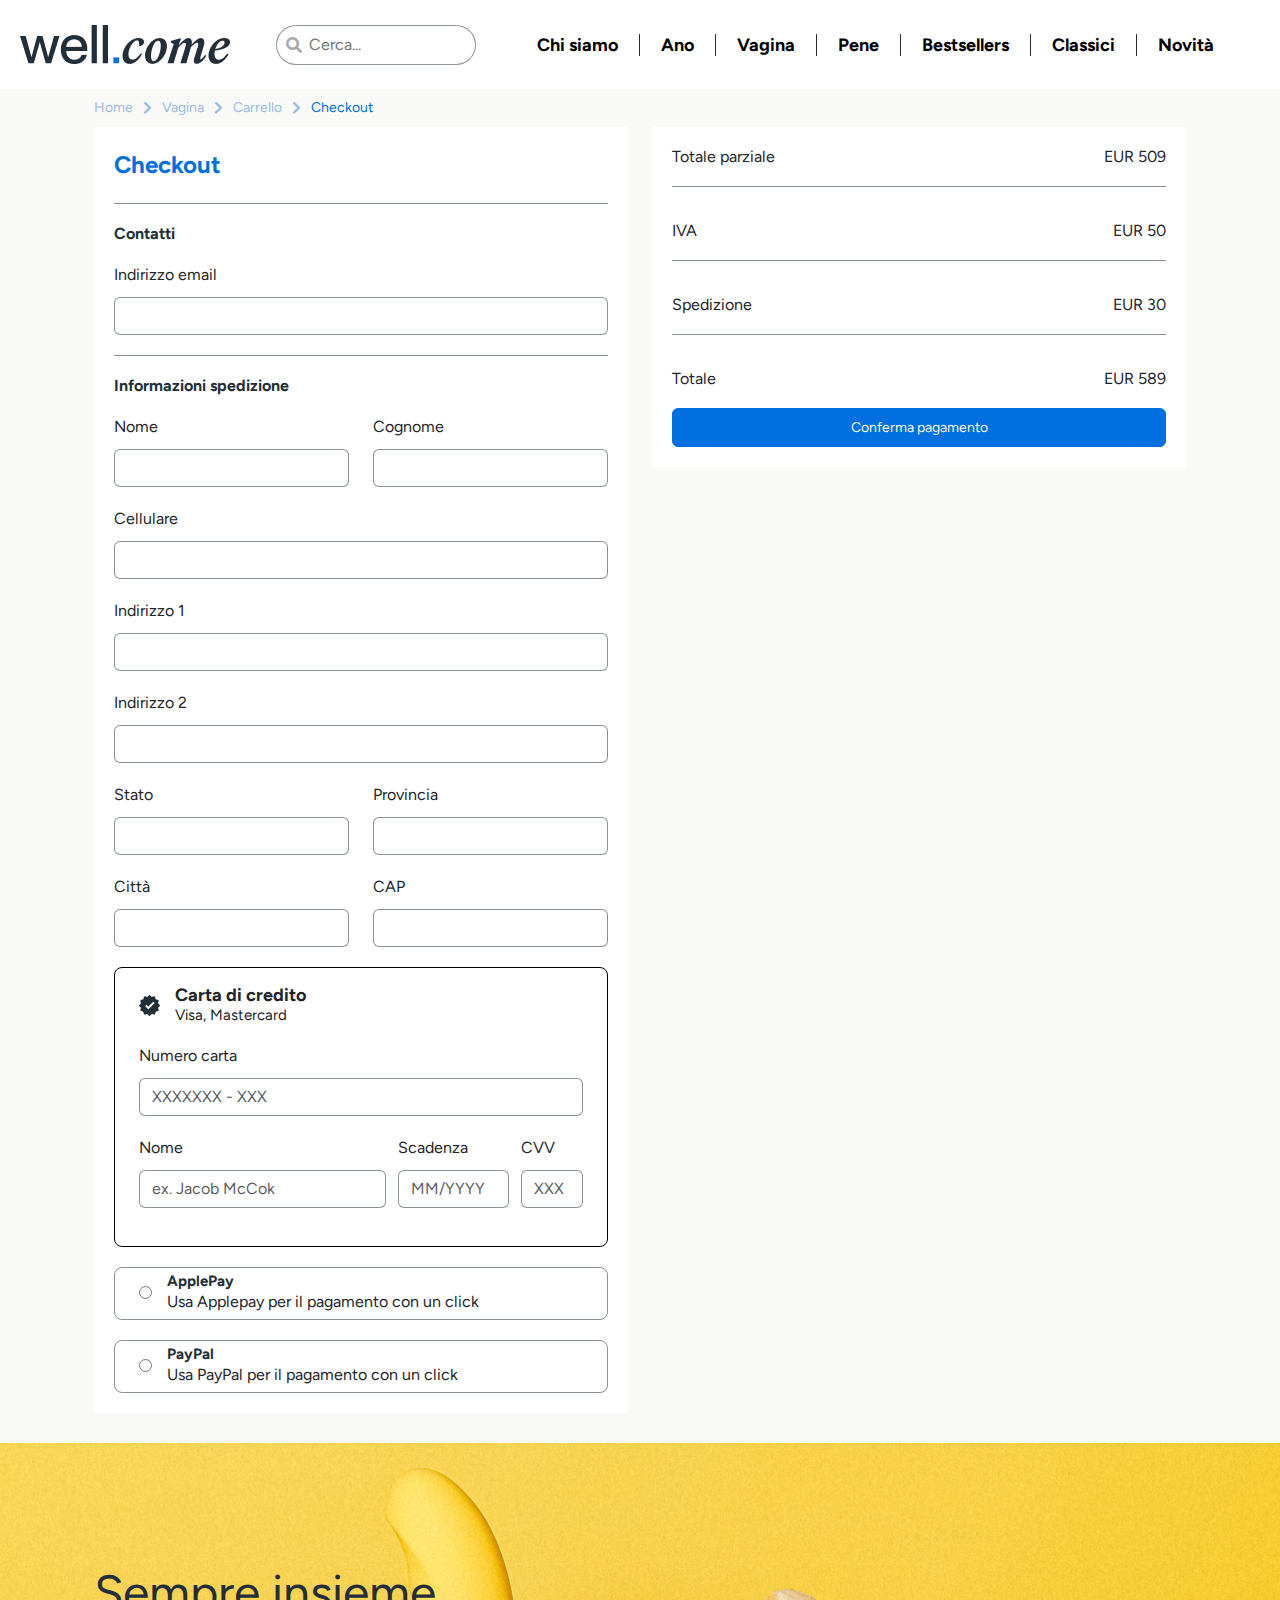
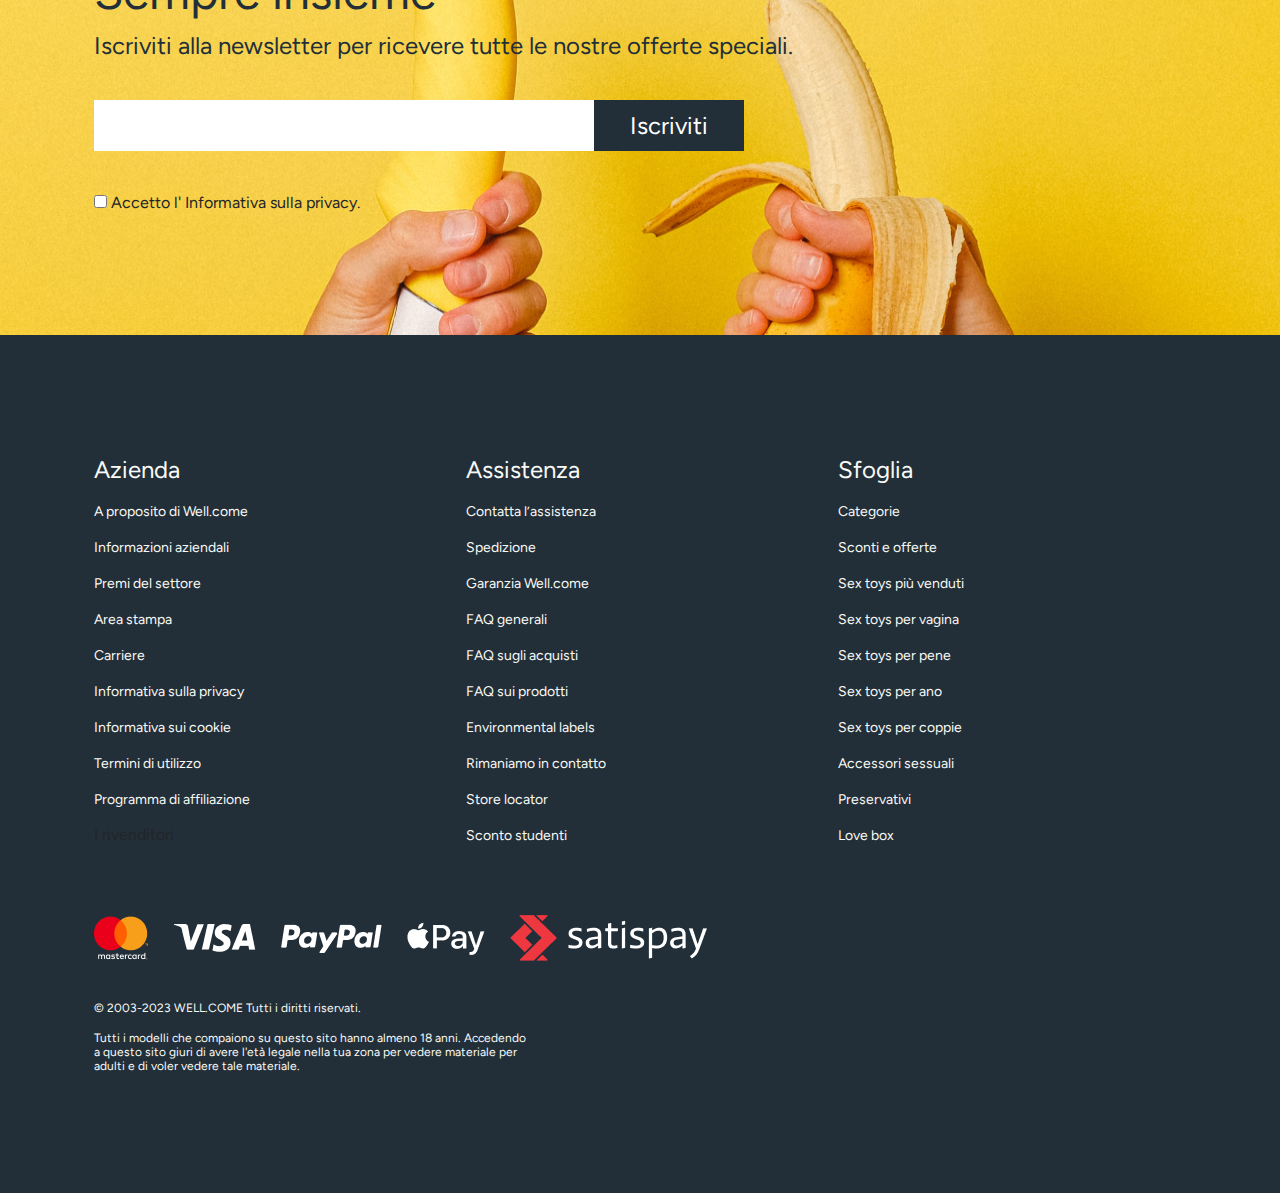
<file: checkout.html>
<!DOCTYPE html>
<html lang="en">
<head>
    <meta charset="UTF-8">
    <meta name="viewport" content="width=device-width, initial-scale=1.0">
    <!-- Latest compiled and minified CSS -->
    <link href="https://cdn.jsdelivr.net/npm/bootstrap@5.3.1/dist/css/bootstrap.min.css" rel="stylesheet">
    <link rel="stylesheet" href="https://cdnjs.cloudflare.com/ajax/libs/OwlCarousel2/2.3.4/assets/owl.carousel.min.css">
    <link rel="stylesheet" href="https://cdnjs.cloudflare.com/ajax/libs/font-awesome/5.11.2/css/all.min.css">
    <link rel="stylesheet" href="assets/css/style.css">
    <title>Well.come</title>
</head>
<body>
    <div class="wrapper">
        <div class="header">
            <nav class="navbar navbar-expand-lg navbar-light">
                <a class="navbar-brand" href="#"><img src="assets/imgs/logo.png" class="logo-img"></a>
                <div class="collapse navbar-collapse d-lg-none" id="navbarSupportedContent">
                <form class="d-flex">
                    <div class="navbar-search">
                        <span class="fa fa-search"></span>
                        <input placeholder="Cerca...">
                    </div>
                </form>
                <ul class="navbar-nav me-auto mb-2 mb-lg-0">
                    <li class="nav-item">
                        <a class="nav-link active" aria-current="page" href="#">Chi siamo</a>
                    </li>
                    <li class="nav-item">
                        <a class="nav-link active" aria-current="page" href="#">Ano</a>
                    </li>
                    <li class="nav-item">
                        <a class="nav-link active" aria-current="page" href="#">Vagina</a>
                    </li>
                    <li class="nav-item">
                        <a class="nav-link active" aria-current="page" href="#">Pene</a>
                    </li>
                    <li class="nav-item">
                        <a class="nav-link active" aria-current="page" href="#">Bestsellers</a>
                    </li>
                    <li class="nav-item">
                        <a class="nav-link active" aria-current="page" href="#">Classici</a>
                    </li>
                    <li class="nav-item">
                        <a class="nav-link active" aria-current="page" href="#">Novità</a>
                    </li>
                </ul>
                </div>
                <button class="navbar-toggler" type="button" data-bs-toggle="collapse" data-bs-target="#navbarSupportedContent" aria-controls="navbarSupportedContent" aria-expanded="false" aria-label="Toggle navigation">
                <span class="navbar-toggler-icon"></span>
                </button>
            </nav>
        </div>
        <div class="main-content bg-F9FAF7">
            <div class="banner-section">
                <div class="container">
                    <div class="row mx-auto w-100">
                        <div class="col-lg-12">
                            <a href="index.html">Home</a> <i class="fas fa-chevron-right"></i> <a href="#">Vagina</a> <i class="fas fa-chevron-right"></i> <a href="#">Carrello</a> <i class="fas fa-chevron-right"></i> <a href="#" class="active">Checkout</a>
                        </div>
                    </div>
                </div>
            </div>
            <div class="checkout-cart-section">
                <div class="container">
                    <form action="#">
                        <div class="row mx-auto w-100">
                            <div class="col-lg-6 col-md-6 col-sm-12 col-12">
                                <div class="left-side">
                                    <div class="heading">Checkout</div>
                                    <div class="fiels-section">
                                        <div class="fields-heading">Contatti</div>
                                        <div class="form-group">
                                            <label>Indirizzo email</label>
                                            <input type="text" class="form-control">
                                        </div>
                                    </div>
                                    <div class="fiels-section border-0">
                                        <div class="fields-heading">Informazioni spedizione</div>
                                        <div class="row mx-auto w-100">
                                            <div class="col-lg-6 col-md-6 col-sm-6 col-6 ps-0">
                                                <div class="form-group">
                                                    <label>Nome</label>
                                                    <input type="text" class="form-control">
                                                </div>
                                            </div>
                                            <div class="col-lg-6 col-md-6 col-sm-6 col-6 pe-0">
                                                <div class="form-group">
                                                    <label>Cognome</label>
                                                    <input type="text" class="form-control">
                                                </div>
                                            </div>
                                        </div>
                                        <div class="form-group">
                                            <label>Cellulare</label>
                                            <input type="text" class="form-control">
                                        </div>
                                        <div class="form-group">
                                            <label>Indirizzo 1</label>
                                            <input type="text" class="form-control">
                                        </div>
                                        <div class="form-group">
                                            <label>Indirizzo 2</label>
                                            <input type="text" class="form-control">
                                        </div>
                                        <div class="row mx-auto w-100">
                                            <div class="col-lg-6 col-md-6 col-sm-6 col-6 ps-0">
                                                <div class="form-group">
                                                    <label>Stato</label>
                                                    <select name="" class="form-control">
                                                        <option value=""></option>
                                                        <option value=""></option>
                                                    </select>
                                                </div>
                                            </div>
                                            <div class="col-lg-6 col-md-6 col-sm-6 col-6 pe-0">
                                                <div class="form-group">
                                                    <label>Provincia</label>
                                                    <input type="text" class="form-control">
                                                </div>
                                            </div>
                                        </div>
                                        <div class="row mx-auto w-100">
                                            <div class="col-lg-6 col-md-6 col-sm-6 col-6 ps-0">
                                                <div class="form-group">
                                                    <label>Città</label>
                                                    <input type="text" class="form-control">
                                                </div>
                                            </div>
                                            <div class="col-lg-6 col-md-6 col-sm-6 col-6 pe-0">
                                                <div class="form-group">
                                                    <label>CAP</label>
                                                    <input type="text" class="form-control">
                                                </div>
                                            </div>
                                        </div>
                                    </div>
                                    <div class="payment-pay-section">
                                        <div class="payment-method-select active">
                                            <div class="radio-flex">
                                                <div><input type="radio" name="paymethod" id="paymethod1"></div>
                                                <div>
                                                    <div class="heading">Credit Card</div>
                                                    <div class="tag">Visa, Mastercard</div>
                                                </div>
                                            </div>
                                            <div class="payment-card-section">
                                                <div class="heading">
                                                    <div class="icon">
                                                        <svg xmlns="http://www.w3.org/2000/svg" width="21" height="21" viewBox="0 0 21 21" fill="none">
                                                            <g clip-path="url(#clip0_852_2711)">
                                                              <path d="M21 10.4999C21 11.3675 19.2986 12.0001 19.0841 12.8007C18.8633 13.629 20.0141 15.0266 19.5945 15.7514C19.1693 16.4865 17.3796 16.1853 16.7824 16.7823C16.1861 17.3795 16.4874 19.1683 15.7514 19.5942C15.0266 20.0139 13.6288 18.8622 12.8013 19.0838C12.0007 19.2976 11.3681 20.9997 10.5004 20.9997C9.63262 20.9997 8.99934 19.2976 8.1994 19.0838C7.37119 18.8622 5.9734 20.0137 5.24856 19.5942C4.51261 19.1682 4.81399 17.3795 4.21755 16.7823C3.62041 16.1852 1.83067 16.4865 1.40552 15.7514C0.985863 15.0266 2.13754 13.629 1.91589 12.8007C1.70212 12.0002 0 11.3677 0 10.4999C0 9.6322 1.70212 8.99976 1.91589 8.19911C2.13754 7.37091 0.985863 5.97326 1.40552 5.24842C1.83067 4.51331 3.62041 4.81455 4.21755 4.21755C4.81469 3.62041 4.51331 1.83151 5.24856 1.40566C5.9734 0.986003 7.37119 2.13768 8.1994 1.91589C9.00004 1.70212 9.63276 0 10.5004 0C11.3679 0 12.0007 1.70212 12.8013 1.91589C13.6295 2.13754 15.0273 0.986706 15.7521 1.40566C16.4873 1.83165 16.186 3.62125 16.783 4.21755C17.3793 4.81469 19.1691 4.51331 19.5943 5.24926C20.014 5.9741 18.8632 7.37105 19.0848 8.19925C19.2986 8.9999 21 9.63248 21 10.5001V10.4999Z" fill="#222F38"/>
                                                              <path d="M9.37115 14.4412L6.05029 11.1203L7.48043 9.69017L9.37115 11.581L14.2955 6.65649L15.7257 8.08663L9.37115 14.4412Z" fill="white"/>
                                                            </g>
                                                            <defs>
                                                                <clipPath id="clip0_852_2711">
                                                                <rect width="21" height="21" fill="white"/>
                                                                </clipPath>
                                                            </defs>
                                                        </svg>
                                                    </div>
                                                    <div>
                                                        Carta di credito
                                                        <div class="tag">Visa, Mastercard</div>
                                                    </div>
                                                </div>
                                                <div class="form-group">
                                                    <label>Numero carta</label>
                                                    <input type="text" class="form-control" placeholder="XXXXXXX - XXX">
                                                </div>
                                                <div class="row mx-auto w-100">
                                                    <div class="col-lg-7 col-md-7 col-sm-7 col-7 ps-0">
                                                        <div class="form-group">
                                                            <label>Nome</label>
                                                            <input type="text" class="form-control" placeholder="ex. Jacob McCok">
                                                        </div>
                                                    </div>
                                                    <div class="col-lg-3 col-md-3 col-sm-3 col-3 p-0">
                                                        <div class="form-group">
                                                            <label>Scadenza</label>
                                                            <input type="text" class="form-control" placeholder="MM/YYYY">
                                                        </div>
                                                    </div>
                                                    <div class="col-lg-2 col-md-2 col-sm-2 col-2 pe-0">
                                                        <div class="form-group">
                                                            <label>CVV</label>
                                                            <input type="text" class="form-control" placeholder="XXX">
                                                        </div>
                                                    </div>
                                                </div>
                                            </div>
                                        </div>
                                        <div class="payment-method-select">
                                            <div class="radio-flex">
                                                <div><input type="radio" name="paymethod" id="paymethod1"></div>
                                                <div>
                                                    <div class="heading">ApplePay</div>
                                                    <div class="tag">Usa Applepay per il pagamento con un click</div>
                                                </div>
                                            </div>
                                            <div class="payment-card-section">
                                                <div class="heading">
                                                    <div class="icon">
                                                        <svg xmlns="http://www.w3.org/2000/svg" width="21" height="21" viewBox="0 0 21 21" fill="none">
                                                            <g clip-path="url(#clip0_852_2711)">
                                                              <path d="M21 10.4999C21 11.3675 19.2986 12.0001 19.0841 12.8007C18.8633 13.629 20.0141 15.0266 19.5945 15.7514C19.1693 16.4865 17.3796 16.1853 16.7824 16.7823C16.1861 17.3795 16.4874 19.1683 15.7514 19.5942C15.0266 20.0139 13.6288 18.8622 12.8013 19.0838C12.0007 19.2976 11.3681 20.9997 10.5004 20.9997C9.63262 20.9997 8.99934 19.2976 8.1994 19.0838C7.37119 18.8622 5.9734 20.0137 5.24856 19.5942C4.51261 19.1682 4.81399 17.3795 4.21755 16.7823C3.62041 16.1852 1.83067 16.4865 1.40552 15.7514C0.985863 15.0266 2.13754 13.629 1.91589 12.8007C1.70212 12.0002 0 11.3677 0 10.4999C0 9.6322 1.70212 8.99976 1.91589 8.19911C2.13754 7.37091 0.985863 5.97326 1.40552 5.24842C1.83067 4.51331 3.62041 4.81455 4.21755 4.21755C4.81469 3.62041 4.51331 1.83151 5.24856 1.40566C5.9734 0.986003 7.37119 2.13768 8.1994 1.91589C9.00004 1.70212 9.63276 0 10.5004 0C11.3679 0 12.0007 1.70212 12.8013 1.91589C13.6295 2.13754 15.0273 0.986706 15.7521 1.40566C16.4873 1.83165 16.186 3.62125 16.783 4.21755C17.3793 4.81469 19.1691 4.51331 19.5943 5.24926C20.014 5.9741 18.8632 7.37105 19.0848 8.19925C19.2986 8.9999 21 9.63248 21 10.5001V10.4999Z" fill="#222F38"/>
                                                              <path d="M9.37115 14.4412L6.05029 11.1203L7.48043 9.69017L9.37115 11.581L14.2955 6.65649L15.7257 8.08663L9.37115 14.4412Z" fill="white"/>
                                                            </g>
                                                            <defs>
                                                                <clipPath id="clip0_852_2711">
                                                                <rect width="21" height="21" fill="white"/>
                                                                </clipPath>
                                                            </defs>
                                                        </svg>
                                                    </div>
                                                    <div>
                                                        ApplePay
                                                        <div class="tag">Usa Applepay per il pagamento con un click</div>
                                                    </div>
                                                </div>
                                                <div class="form-group">
                                                    <label>Numero carta</label>
                                                    <input type="text" class="form-control" placeholder="XXXXXXX - XXX">
                                                </div>
                                                <div class="row mx-auto w-100">
                                                    <div class="col-lg-7 col-md-7 col-sm-7 col-7 ps-0">
                                                        <div class="form-group">
                                                            <label>Nome</label>
                                                            <input type="text" class="form-control" placeholder="ex. Jacob McCok">
                                                        </div>
                                                    </div>
                                                    <div class="col-lg-3 col-md-3 col-sm-3 col-3 p-0">
                                                        <div class="form-group">
                                                            <label>Scadenza</label>
                                                            <input type="text" class="form-control" placeholder="MM/YYYY">
                                                        </div>
                                                    </div>
                                                    <div class="col-lg-2 col-md-2 col-sm-2 col-2 pe-0">
                                                        <div class="form-group">
                                                            <label>CVV</label>
                                                            <input type="text" class="form-control" placeholder="XXX">
                                                        </div>
                                                    </div>
                                                </div>
                                            </div>
                                        </div>
                                        <div class="payment-method-select">
                                            <div class="radio-flex">
                                                <div><input type="radio" name="paymethod" id="paymethod1"></div>
                                                <div>
                                                    <div class="heading">PayPal</div>
                                                    <div class="tag">Usa PayPal per il pagamento con un click</div>
                                                </div>
                                            </div>
                                            <div class="payment-card-section">
                                                <div class="heading">
                                                    <div class="icon">
                                                        <svg xmlns="http://www.w3.org/2000/svg" width="21" height="21" viewBox="0 0 21 21" fill="none">
                                                            <g clip-path="url(#clip0_852_2711)">
                                                              <path d="M21 10.4999C21 11.3675 19.2986 12.0001 19.0841 12.8007C18.8633 13.629 20.0141 15.0266 19.5945 15.7514C19.1693 16.4865 17.3796 16.1853 16.7824 16.7823C16.1861 17.3795 16.4874 19.1683 15.7514 19.5942C15.0266 20.0139 13.6288 18.8622 12.8013 19.0838C12.0007 19.2976 11.3681 20.9997 10.5004 20.9997C9.63262 20.9997 8.99934 19.2976 8.1994 19.0838C7.37119 18.8622 5.9734 20.0137 5.24856 19.5942C4.51261 19.1682 4.81399 17.3795 4.21755 16.7823C3.62041 16.1852 1.83067 16.4865 1.40552 15.7514C0.985863 15.0266 2.13754 13.629 1.91589 12.8007C1.70212 12.0002 0 11.3677 0 10.4999C0 9.6322 1.70212 8.99976 1.91589 8.19911C2.13754 7.37091 0.985863 5.97326 1.40552 5.24842C1.83067 4.51331 3.62041 4.81455 4.21755 4.21755C4.81469 3.62041 4.51331 1.83151 5.24856 1.40566C5.9734 0.986003 7.37119 2.13768 8.1994 1.91589C9.00004 1.70212 9.63276 0 10.5004 0C11.3679 0 12.0007 1.70212 12.8013 1.91589C13.6295 2.13754 15.0273 0.986706 15.7521 1.40566C16.4873 1.83165 16.186 3.62125 16.783 4.21755C17.3793 4.81469 19.1691 4.51331 19.5943 5.24926C20.014 5.9741 18.8632 7.37105 19.0848 8.19925C19.2986 8.9999 21 9.63248 21 10.5001V10.4999Z" fill="#222F38"/>
                                                              <path d="M9.37115 14.4412L6.05029 11.1203L7.48043 9.69017L9.37115 11.581L14.2955 6.65649L15.7257 8.08663L9.37115 14.4412Z" fill="white"/>
                                                            </g>
                                                            <defs>
                                                                <clipPath id="clip0_852_2711">
                                                                <rect width="21" height="21" fill="white"/>
                                                                </clipPath>
                                                            </defs>
                                                        </svg>
                                                    </div>
                                                    <div>
                                                        PayPal
                                                        <div class="tag">Usa PayPal per il pagamento con un click</div>
                                                    </div>
                                                </div>
                                                <div class="form-group">
                                                    <label>Numero carta</label>
                                                    <input type="text" class="form-control" placeholder="XXXXXXX - XXX">
                                                </div>
                                                <div class="row mx-auto w-100">
                                                    <div class="col-lg-7 col-md-7 col-sm-7 col-7 ps-0">
                                                        <div class="form-group">
                                                            <label>Nome</label>
                                                            <input type="text" class="form-control" placeholder="ex. Jacob McCok">
                                                        </div>
                                                    </div>
                                                    <div class="col-lg-3 col-md-3 col-sm-3 col-3 p-0">
                                                        <div class="form-group">
                                                            <label>Scadenza</label>
                                                            <input type="text" class="form-control" placeholder="MM/YYYY">
                                                        </div>
                                                    </div>
                                                    <div class="col-lg-2 col-md-2 col-sm-2 col-2 pe-0">
                                                        <div class="form-group">
                                                            <label>CVV</label>
                                                            <input type="text" class="form-control" placeholder="XXX">
                                                        </div>
                                                    </div>
                                                </div>
                                            </div>
                                        </div>
                                    </div>
                                </div>
                            </div>
                            <div class="col-lg-6 col-md-6 col-sm-12 col-12">
                                <div class="payment-section">
                                    <div class="payment-details">
                                        <div class="amount-flex">
                                            <div>Totale parziale</div>
                                            <div>EUR 509</div>
                                        </div>
                                        <div class="amount-flex">
                                            <div>IVA</div>
                                            <div>EUR 50</div>
                                        </div>
                                        <div class="amount-flex">
                                            <div>Spedizione</div>
                                            <div>EUR 30</div>
                                        </div>
                                        <div class="amount-flex">
                                            <div>Totale</div>
                                            <div>EUR 589</div>
                                        </div>
                                    </div>
                                    <div class="payment-button">
                                        <a href="thanks.html" class="btn btn-payment">Conferma pagamento</a>
                                    </div>
                                </div>
                            </div>
                        </div>
                    </form>
                </div>

            </div>
        </div>
        <div class="subscriber-section">
            <div class="container">
                <div class="row mx-auto w-100">
                    <div class="col-lg-12">
                        <div class="heading">Sempre insieme</div>
                        <div class="text">Iscriviti alla newsletter per ricevere tutte le nostre offerte speciali.</div>
                        <div class="subs-form">
                            <form action="#">
                                <input type="text" name="subs" class="subs-input">
                                <input type="submit" value="Iscriviti" class="btn btn-submit">
                            </form>
                        </div>
                        <div class="subs-check">
                            <label for="sub-check"><input type="checkbox" name="sub-check" id="sub-check"> Accetto l' Informativa sulla privacy.</label>
                        </div>
                    </div>
                </div>
            </div>
        </div>
        <div class="footer-section">
            <div class="container">
                <div class="row mx-auto w-100">
                    <div class="col-lg-4 col-md-4 col-sm-12 col-12">
                        <div class="footer-heading">Azienda</div>
                        <ul class="footer-links">
                            <li><a href="#">A proposito di Well.come</a></li>
                            <li><a href="#">Informazioni aziendali</a></li>
                            <li><a href="#">Premi del settore</a></li>
                            <li><a href="#">Area stampa</a></li>
                            <li><a href="#">Carriere</a></li>
                            <li><a href="#">Informativa sulla privacy</a></li>
                            <li><a href="#">Informativa sui cookie</a></li>
                            <li><a href="#">Termini di utilizzo</a></li>
                            <li><a href="#">Programma di affiliazione</a></li>
                            <li><a href="#"></a>I rivenditori</li>
                        </ul>
                    </div>
                    <div class="col-lg-4 col-md-4 col-sm-12 col-12">
                        <div class="footer-heading">Assistenza</div>
                        <ul class="footer-links">
                            <li><a href="#">Contatta l’assistenza</a></li>
                            <li><a href="#">Spedizione</a></li>
                            <li><a href="#">Garanzia Well.come</a></li>
                            <li><a href="#">FAQ generali</a></li>
                            <li><a href="#">FAQ sugli acquisti</a></li>
                            <li><a href="#">FAQ sui prodotti</a></li>
                            <li><a href="#">Environmental labels</a></li>
                            <li><a href="#">Rimaniamo in contatto</a></li>
                            <li><a href="#">Store locator</a></li>
                            <li><a href="#">Sconto studenti</a></li>
                        </ul>
                    </div>
                    <div class="col-lg-4 col-md-4 col-sm-12 col-12">
                        <div class="footer-heading">Sfoglia </div>
                        <ul class="footer-links">
                            <li><a href="#">Categorie</a></li>
                            <li><a href="#">Sconti e offerte</a></li>
                            <li><a href="#">Sex toys più venduti</a></li>
                            <li><a href="#">Sex toys per vagina</a></li>
                            <li><a href="#">Sex toys per pene</a></li>
                            <li><a href="#">Sex toys per ano</a></li>
                            <li><a href="#">Sex toys per coppie</a></li>
                            <li><a href="#">Accessori sessuali</a></li>
                            <li><a href="#">Preservativi</a></li>
                            <li><a href="#">Love box</a></li>
                        </ul>
                    </div>
                    <div class="col-lg-12 col-md-12 col-sm-12 col-12">
                        <div class="footer-cards">
                            <img src="assets/imgs/footer-cards/1.png">
                            <img src="assets/imgs/footer-cards/2.png">
                            <img src="assets/imgs/footer-cards/3.png">
                            <img src="assets/imgs/footer-cards/4.png">
                            <img src="assets/imgs/footer-cards/5.png">
                        </div>
                    </div>
                    <div class="col-lg-12 col-md-12 col-sm-12 col-12">
                        <div class="copyright-text">
                            <p>© 2003-2023 WELL.COME Tutti i diritti riservati.</p>
                            Tutti i modelli che compaiono su questo sito hanno almeno 18 anni. Accedendo a questo sito giuri di avere l'età legale nella tua zona per vedere materiale per adulti e di voler vedere tale materiale.
                        </div>
                    </div>
                </div>
            </div>
            
        </div>
    </div>
    <!-- jquery -->
    <script src="https://code.jquery.com/jquery-3.6.0.min.js"></script>
    <script src="https://cdn.jsdelivr.net/npm/bootstrap@5.3.1/dist/js/bootstrap.bundle.min.js"></script>
    <script src="https://cdnjs.cloudflare.com/ajax/libs/OwlCarousel2/2.3.4/owl.carousel.min.js"></script>
    <script src="assets/js/script.js"></script>
    
</body>
</html>
</file>
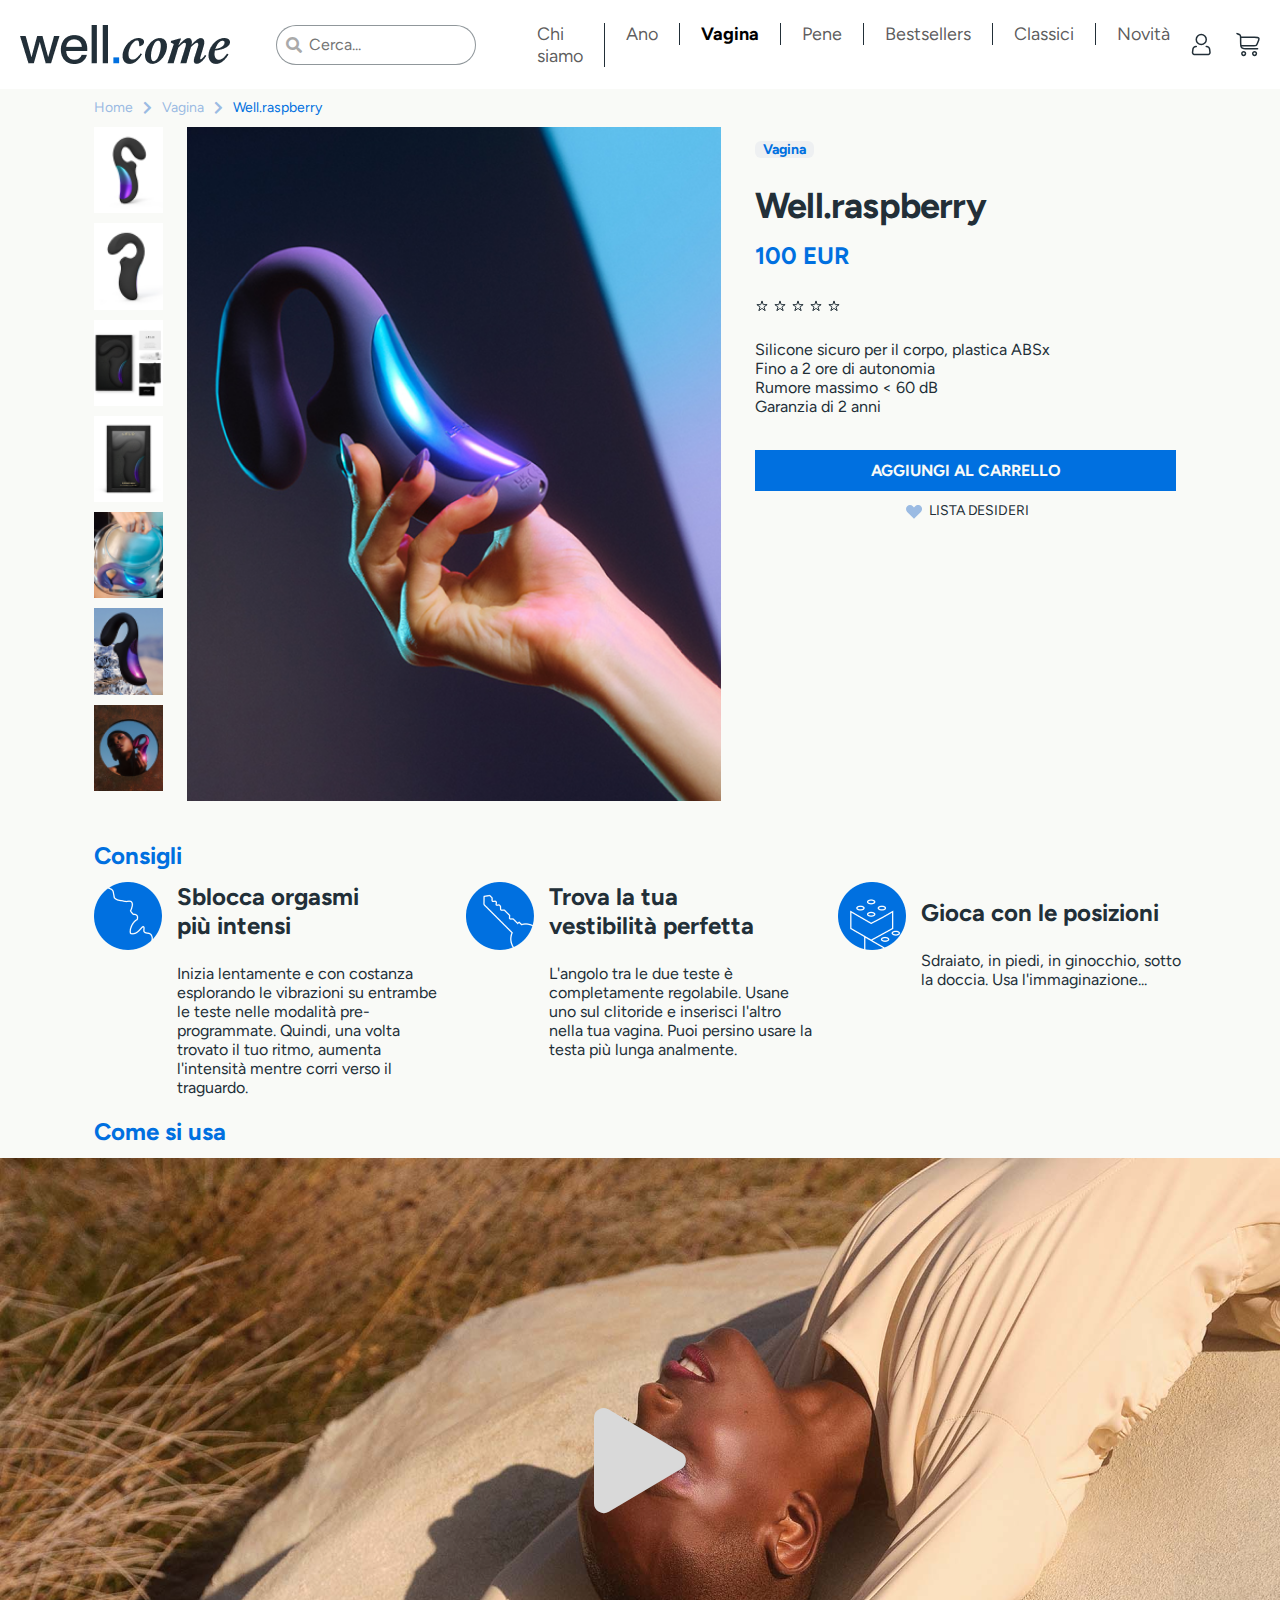
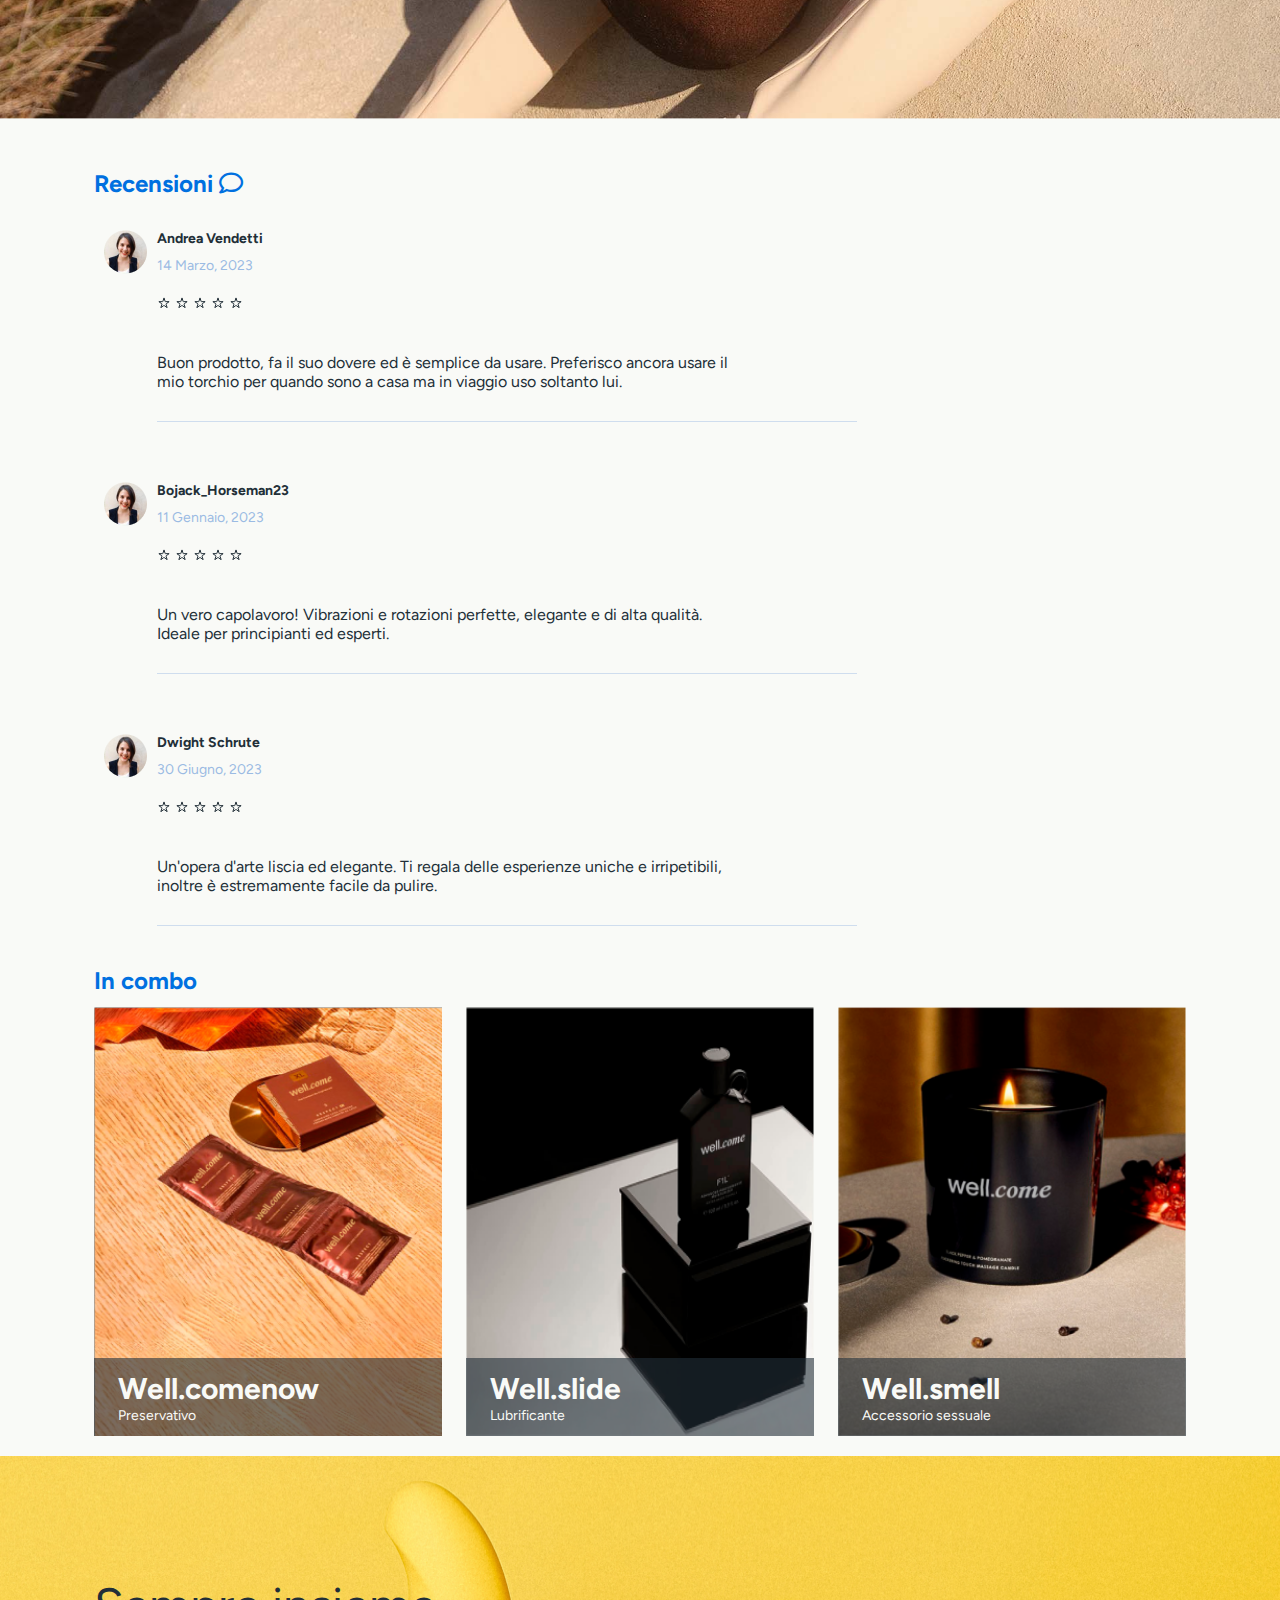
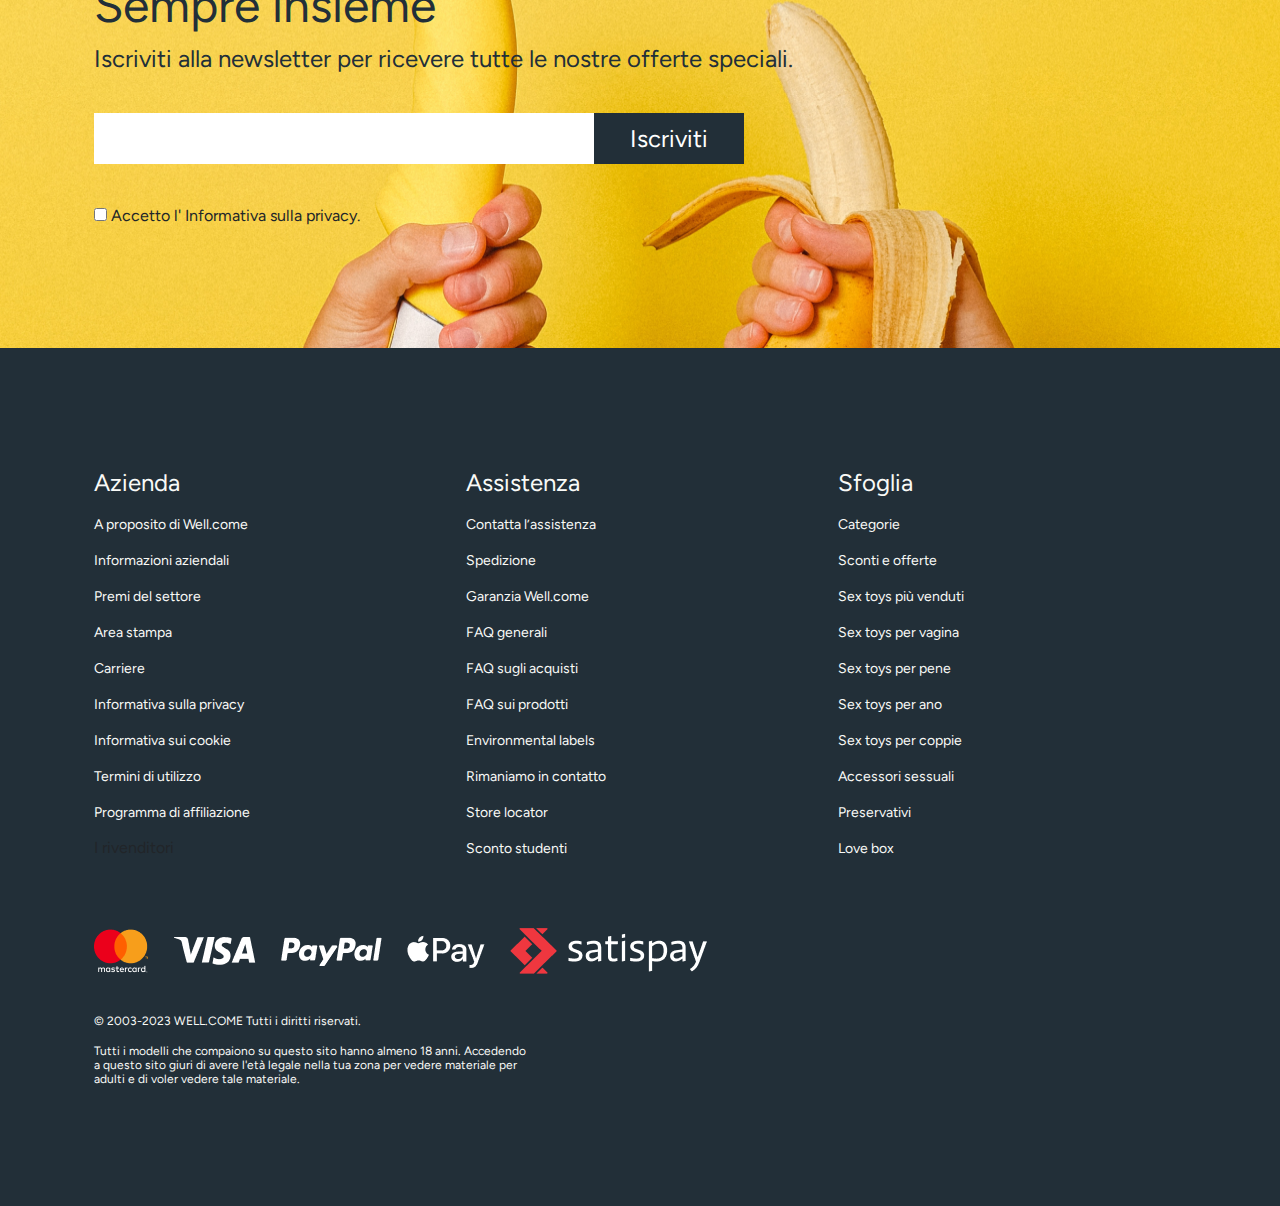
<file: product-detail.html>
<!DOCTYPE html>
<html lang="en">
<head>
    <meta charset="UTF-8">
    <meta name="viewport" content="width=device-width, initial-scale=1.0">
    <!-- Latest compiled and minified CSS -->
    <link href="https://cdn.jsdelivr.net/npm/bootstrap@5.3.1/dist/css/bootstrap.min.css" rel="stylesheet">
    <link rel="stylesheet" href="https://cdnjs.cloudflare.com/ajax/libs/OwlCarousel2/2.3.4/assets/owl.carousel.min.css">
    <link rel="stylesheet" href="https://cdnjs.cloudflare.com/ajax/libs/font-awesome/5.11.2/css/all.min.css">
    <link rel="stylesheet" href="assets/css/style.css">
    <title>Well.come</title>
</head>
<body>
    <div class="wrapper">
        <div class="header">
            <nav class="navbar navbar-expand-lg navbar-light">
                <a class="navbar-brand" href="index.html"><img src="assets/imgs/logo.png" class="logo-img"></a>
                <button class="navbar-toggler" type="button" data-bs-toggle="collapse" data-bs-target="#navbarSupportedContent" aria-controls="navbarSupportedContent" aria-expanded="false" aria-label="Toggle navigation">
                    <span class="navbar-toggler-icon"></span>
                </button>
                <div class="collapse navbar-collapse" id="navbarSupportedContent">
                    <form class="d-flex">
                        <div class="navbar-search">
                            <span class="fa fa-search"></span>
                            <input placeholder="Cerca...">
                        </div>
                        <div class="icons d-flex d-lg-none">
                            <a href="#"><img src="assets/imgs/icons/person.svg" alt=""></a>
                            <a href="cart.html"><img src="assets/imgs/icons/cart.svg" alt=""></a>
                        </div>
                    </form>
                    <ul class="navbar-nav mx-auto mb-2 mb-lg-0">
                        <li class="nav-item">
                            <a class="nav-link" href="team.html">Chi siamo</a>
                        </li>
                        <li class="nav-item">
                            <a class="nav-link" href="#">Ano</a>
                        </li>
                        <li class="nav-item">
                            <a class="nav-link active" href="product.html">Vagina</a>
                        </li>
                        <li class="nav-item">
                            <a class="nav-link" href="#">Pene</a>
                        </li>
                        <li class="nav-item">
                            <a class="nav-link" href="#">Bestsellers</a>
                        </li>
                        <li class="nav-item">
                            <a class="nav-link" href="#">Classici</a>
                        </li>
                        <li class="nav-item">
                            <a class="nav-link" href="#">Novità</a>
                        </li>
                    </ul>
                    <div class="icons d-none d-lg-flex">
                        <a href="#"><img src="assets/imgs/icons/person.svg" alt=""></a>
                        <a href="cart.html"><img src="assets/imgs/icons/cart.svg" alt=""></a>
                    </div>
                </div>
            </nav>
        </div>
        <div class="main-content bg-F9FAF7">
            <div class="banner-section">
                <div class="container">
                    <div class="row mx-auto w-100">
                        <div class="col-lg-12">
                            <a href="index.html">Home</a> <i class="fas fa-chevron-right"></i> <a href="#">Vagina</a> <i class="fas fa-chevron-right"></i> <a href="#" class="active">Well.raspberry</a>
                        </div>
                    </div>
                </div>
            </div>
            <div class="product-detail">
                <div class="container">
                    <div class="row mx-auto w-100">
                        <div class="col-lg-1 col-md-1 col-sm-2 col-2">
                            <div class="s-img"><img src="assets/imgs/products-detail/1.png" class="w-100"></div>
                            <div class="s-img"><img src="assets/imgs/products-detail/2.png" class="w-100"></div>
                            <div class="s-img"><img src="assets/imgs/products-detail/3.png" class="w-100"></div>
                            <div class="s-img"><img src="assets/imgs/products-detail/4.png" class="w-100"></div>
                            <div class="s-img"><img src="assets/imgs/products-detail/5.png" class="w-100"></div>
                            <div class="s-img"><img src="assets/imgs/products-detail/6.png" class="w-100"></div>
                            <div class="s-img"><img src="assets/imgs/products-detail/7.png" class="w-100"></div>
                        </div>
                        <div class="col-lg-6 col-md-6 col-sm-10 col-10">
                            <div class="img"><img src="assets/imgs/products-detail/main.png" class="w-100"></div>
                        </div>
                        <div class="col-lg-5 col-md-5 col-sm-12 col-12">
                            <div class="details">
                                <div class="cat-badge">Vagina</div>
                                <div class="heading">Well.raspberry</div>
                                <div class="price">100 EUR</div>
                                <div class="stars">
                                    <svg xmlns="http://www.w3.org/2000/svg" width="14" height="12" viewBox="0 0 14 12" fill="none">
                                        <path d="M7 1.93493L8.09607 5.30828L8.20833 5.65378H8.5716H12.1186L9.24901 7.73862L8.95511 7.95215L9.06737 8.29764L10.1634 11.671L7.29389 9.58615L7 9.37262L6.70611 9.58615L3.83656 11.671L4.93263 8.29764L5.04489 7.95215L4.75099 7.73862L1.88145 5.65378H5.4284H5.79167L5.90393 5.30828L7 1.93493Z" stroke="#222F38"/>
                                    </svg>
                                    <svg xmlns="http://www.w3.org/2000/svg" width="14" height="12" viewBox="0 0 14 12" fill="none">
                                        <path d="M7 1.93493L8.09607 5.30828L8.20833 5.65378H8.5716H12.1186L9.24901 7.73862L8.95511 7.95215L9.06737 8.29764L10.1634 11.671L7.29389 9.58615L7 9.37262L6.70611 9.58615L3.83656 11.671L4.93263 8.29764L5.04489 7.95215L4.75099 7.73862L1.88145 5.65378H5.4284H5.79167L5.90393 5.30828L7 1.93493Z" stroke="#222F38"/>
                                    </svg>
                                    <svg xmlns="http://www.w3.org/2000/svg" width="14" height="12" viewBox="0 0 14 12" fill="none">
                                        <path d="M7 1.93493L8.09607 5.30828L8.20833 5.65378H8.5716H12.1186L9.24901 7.73862L8.95511 7.95215L9.06737 8.29764L10.1634 11.671L7.29389 9.58615L7 9.37262L6.70611 9.58615L3.83656 11.671L4.93263 8.29764L5.04489 7.95215L4.75099 7.73862L1.88145 5.65378H5.4284H5.79167L5.90393 5.30828L7 1.93493Z" stroke="#222F38"/>
                                    </svg>
                                    <svg xmlns="http://www.w3.org/2000/svg" width="14" height="12" viewBox="0 0 14 12" fill="none">
                                        <path d="M7 1.93493L8.09607 5.30828L8.20833 5.65378H8.5716H12.1186L9.24901 7.73862L8.95511 7.95215L9.06737 8.29764L10.1634 11.671L7.29389 9.58615L7 9.37262L6.70611 9.58615L3.83656 11.671L4.93263 8.29764L5.04489 7.95215L4.75099 7.73862L1.88145 5.65378H5.4284H5.79167L5.90393 5.30828L7 1.93493Z" stroke="#222F38"/>
                                    </svg>
                                    <svg xmlns="http://www.w3.org/2000/svg" width="14" height="12" viewBox="0 0 14 12" fill="none">
                                        <path d="M7 1.93493L8.09607 5.30828L8.20833 5.65378H8.5716H12.1186L9.24901 7.73862L8.95511 7.95215L9.06737 8.29764L10.1634 11.671L7.29389 9.58615L7 9.37262L6.70611 9.58615L3.83656 11.671L4.93263 8.29764L5.04489 7.95215L4.75099 7.73862L1.88145 5.65378H5.4284H5.79167L5.90393 5.30828L7 1.93493Z" stroke="#222F38"/>
                                    </svg>
                                </div>
                                <div class="text">
                                    Silicone sicuro per il corpo, plastica ABSx <br>
                                    Fino a 2 ore di autonomia <br>
                                    Rumore massimo < 60 dB <br>
                                    Garanzia di 2 anni <br>
                                </div>
                                <div class="button text-center">
                                    <a href="cart.html" class="btn btn-cart">AGGIUNGI AL CARRELLO</a>
                                    <a href="#" class="whistlist">
                                        <svg xmlns="http://www.w3.org/2000/svg" width="24" height="24" viewBox="0 0 24 24" fill="none">
                                            <path fill-rule="evenodd" clip-rule="evenodd" d="M5.17115 6.22115C5.92126 5.47127 6.93849 5.05001 7.99915 5.05001C9.0598 5.05001 10.077 5.47127 10.8271 6.22115L11.9991 7.39215L13.1711 6.22115C13.5401 5.83911 13.9815 5.53438 14.4695 5.32475C14.9575 5.11511 15.4824 5.00477 16.0135 5.00015C16.5447 4.99554 17.0714 5.09674 17.563 5.29787C18.0545 5.49899 18.5012 5.796 18.8767 6.17157C19.2523 6.54714 19.5493 6.99375 19.7504 7.48534C19.9516 7.97692 20.0528 8.50364 20.0481 9.03476C20.0435 9.56588 19.9332 10.0908 19.7236 10.5788C19.5139 11.0668 19.2092 11.5082 18.8271 11.8772L11.9991 18.7062L5.17115 11.8772C4.42126 11.127 4 10.1098 4 9.04915C4 7.9885 4.42126 6.97126 5.17115 6.22115Z" fill="#9BBBE3"/>
                                        </svg>
                                        LISTA DESIDERI
                                    </a>
                                </div>
                            </div>
                        </div>
                    </div>
                </div>
            </div>
            <div class="con-sections">
                <div class="container">
                    <div class="row mx-auto w-100">
                        <div class="col-lg-12">
                            <div class="section-heading">Consigli</div>
                        </div>
                        <div class="col-lg-4 col-md-4 col-sm-12 col-12">
                            <div class="con-flex">
                                <div class="img"><img src="assets/imgs/products-detail/con-1.png"></div>
                                <div class="detail">
                                    <div class="heading">Sblocca orgasmi <br> più intensi</div>
                                    <div class="text">Inizia lentamente e con costanza esplorando le vibrazioni su entrambe le teste nelle modalità pre-programmate. Quindi, una volta trovato il tuo ritmo, aumenta l'intensità mentre corri verso il traguardo.</div>
                                </div>
                            </div>
                        </div>
                        <div class="col-lg-4 col-md-4 col-sm-12 col-12">
                            <div class="con-flex">
                                <div class="img"><img src="assets/imgs/products-detail/con-2.png"></div>
                                <div class="detail">
                                    <div class="heading">Trova la tua <br> vestibilità perfetta</div>
                                    <div class="text">L'angolo tra le due teste è completamente regolabile. Usane uno sul clitoride e inserisci l'altro nella tua vagina. Puoi persino usare la testa più lunga analmente.</div>
                                </div>
                            </div>
                        </div>
                        <div class="col-lg-4 col-md-4 col-sm-12 col-12">
                            <div class="con-flex">
                                <div class="img"><img src="assets/imgs/products-detail/con-3.png"></div>
                                <div class="detail">
                                    <div class="heading pt-3">Gioca con le posizioni</div>
                                    <div class="text">Sdraiato, in piedi, in ginocchio, sotto la doccia. Usa l'immaginazione...</div>
                                </div>
                            </div>
                        </div>
                    </div>
                </div>
            </div>
            <div class="container">
                <div class="row w-100 mx-auto">
                    <div class="col-lg-12">
                        <div class="section-heading">Come si usa</div>
                    </div>
                </div>
            </div>
            <div class="video-section pt-0">
                <div class="video-img">
                    <img src="assets/imgs/products-detail/video-img.png" class="w-100">
                </div>
                <div class="vector-icon">
                    <a href="#"><i class="fas fa-play"></i></a>
                </div>
            </div>
            <div class="reviews-section">
                <div class="container">
                    <div class="row w-100 mx-auto">
                        <div class="col-lg-12">
                            <div class="section-heading">Recensioni <i class="far fa-comment"></i></div>
                            <div class="review-flex">
                                <div class="img"><img src="assets/imgs/products-detail/review-1.png"></div>
                                <div class="details">
                                    <div class="name">Andrea Vendetti</div>
                                    <div class="date">14 Marzo, 2023</div>
                                    <div class="stars">
                                        <svg xmlns="http://www.w3.org/2000/svg" width="14" height="12" viewBox="0 0 14 12" fill="none">
                                            <path d="M7 1.93493L8.09607 5.30828L8.20833 5.65378H8.5716H12.1186L9.24901 7.73862L8.95511 7.95215L9.06737 8.29764L10.1634 11.671L7.29389 9.58615L7 9.37262L6.70611 9.58615L3.83656 11.671L4.93263 8.29764L5.04489 7.95215L4.75099 7.73862L1.88145 5.65378H5.4284H5.79167L5.90393 5.30828L7 1.93493Z" stroke="#222F38"/>
                                        </svg>
                                        <svg xmlns="http://www.w3.org/2000/svg" width="14" height="12" viewBox="0 0 14 12" fill="none">
                                            <path d="M7 1.93493L8.09607 5.30828L8.20833 5.65378H8.5716H12.1186L9.24901 7.73862L8.95511 7.95215L9.06737 8.29764L10.1634 11.671L7.29389 9.58615L7 9.37262L6.70611 9.58615L3.83656 11.671L4.93263 8.29764L5.04489 7.95215L4.75099 7.73862L1.88145 5.65378H5.4284H5.79167L5.90393 5.30828L7 1.93493Z" stroke="#222F38"/>
                                        </svg>
                                        <svg xmlns="http://www.w3.org/2000/svg" width="14" height="12" viewBox="0 0 14 12" fill="none">
                                            <path d="M7 1.93493L8.09607 5.30828L8.20833 5.65378H8.5716H12.1186L9.24901 7.73862L8.95511 7.95215L9.06737 8.29764L10.1634 11.671L7.29389 9.58615L7 9.37262L6.70611 9.58615L3.83656 11.671L4.93263 8.29764L5.04489 7.95215L4.75099 7.73862L1.88145 5.65378H5.4284H5.79167L5.90393 5.30828L7 1.93493Z" stroke="#222F38"/>
                                        </svg>
                                        <svg xmlns="http://www.w3.org/2000/svg" width="14" height="12" viewBox="0 0 14 12" fill="none">
                                            <path d="M7 1.93493L8.09607 5.30828L8.20833 5.65378H8.5716H12.1186L9.24901 7.73862L8.95511 7.95215L9.06737 8.29764L10.1634 11.671L7.29389 9.58615L7 9.37262L6.70611 9.58615L3.83656 11.671L4.93263 8.29764L5.04489 7.95215L4.75099 7.73862L1.88145 5.65378H5.4284H5.79167L5.90393 5.30828L7 1.93493Z" stroke="#222F38"/>
                                        </svg>
                                        <svg xmlns="http://www.w3.org/2000/svg" width="14" height="12" viewBox="0 0 14 12" fill="none">
                                            <path d="M7 1.93493L8.09607 5.30828L8.20833 5.65378H8.5716H12.1186L9.24901 7.73862L8.95511 7.95215L9.06737 8.29764L10.1634 11.671L7.29389 9.58615L7 9.37262L6.70611 9.58615L3.83656 11.671L4.93263 8.29764L5.04489 7.95215L4.75099 7.73862L1.88145 5.65378H5.4284H5.79167L5.90393 5.30828L7 1.93493Z" stroke="#222F38"/>
                                        </svg>
                                    </div>
                                    <div class="text">Buon prodotto, fa il suo dovere ed è semplice da usare. Preferisco ancora usare il mio torchio per quando sono a casa ma in viaggio uso soltanto lui.</div>
                                </div>
                            </div>
                            <div class="review-flex">
                                <div class="img"><img src="assets/imgs/products-detail/review-1.png"></div>
                                <div class="details">
                                    <div class="name">Bojack_Horseman23</div>
                                    <div class="date">11 Gennaio, 2023</div>
                                    <div class="stars">
                                        <svg xmlns="http://www.w3.org/2000/svg" width="14" height="12" viewBox="0 0 14 12" fill="none">
                                            <path d="M7 1.93493L8.09607 5.30828L8.20833 5.65378H8.5716H12.1186L9.24901 7.73862L8.95511 7.95215L9.06737 8.29764L10.1634 11.671L7.29389 9.58615L7 9.37262L6.70611 9.58615L3.83656 11.671L4.93263 8.29764L5.04489 7.95215L4.75099 7.73862L1.88145 5.65378H5.4284H5.79167L5.90393 5.30828L7 1.93493Z" stroke="#222F38"/>
                                        </svg>
                                        <svg xmlns="http://www.w3.org/2000/svg" width="14" height="12" viewBox="0 0 14 12" fill="none">
                                            <path d="M7 1.93493L8.09607 5.30828L8.20833 5.65378H8.5716H12.1186L9.24901 7.73862L8.95511 7.95215L9.06737 8.29764L10.1634 11.671L7.29389 9.58615L7 9.37262L6.70611 9.58615L3.83656 11.671L4.93263 8.29764L5.04489 7.95215L4.75099 7.73862L1.88145 5.65378H5.4284H5.79167L5.90393 5.30828L7 1.93493Z" stroke="#222F38"/>
                                        </svg>
                                        <svg xmlns="http://www.w3.org/2000/svg" width="14" height="12" viewBox="0 0 14 12" fill="none">
                                            <path d="M7 1.93493L8.09607 5.30828L8.20833 5.65378H8.5716H12.1186L9.24901 7.73862L8.95511 7.95215L9.06737 8.29764L10.1634 11.671L7.29389 9.58615L7 9.37262L6.70611 9.58615L3.83656 11.671L4.93263 8.29764L5.04489 7.95215L4.75099 7.73862L1.88145 5.65378H5.4284H5.79167L5.90393 5.30828L7 1.93493Z" stroke="#222F38"/>
                                        </svg>
                                        <svg xmlns="http://www.w3.org/2000/svg" width="14" height="12" viewBox="0 0 14 12" fill="none">
                                            <path d="M7 1.93493L8.09607 5.30828L8.20833 5.65378H8.5716H12.1186L9.24901 7.73862L8.95511 7.95215L9.06737 8.29764L10.1634 11.671L7.29389 9.58615L7 9.37262L6.70611 9.58615L3.83656 11.671L4.93263 8.29764L5.04489 7.95215L4.75099 7.73862L1.88145 5.65378H5.4284H5.79167L5.90393 5.30828L7 1.93493Z" stroke="#222F38"/>
                                        </svg>
                                        <svg xmlns="http://www.w3.org/2000/svg" width="14" height="12" viewBox="0 0 14 12" fill="none">
                                            <path d="M7 1.93493L8.09607 5.30828L8.20833 5.65378H8.5716H12.1186L9.24901 7.73862L8.95511 7.95215L9.06737 8.29764L10.1634 11.671L7.29389 9.58615L7 9.37262L6.70611 9.58615L3.83656 11.671L4.93263 8.29764L5.04489 7.95215L4.75099 7.73862L1.88145 5.65378H5.4284H5.79167L5.90393 5.30828L7 1.93493Z" stroke="#222F38"/>
                                        </svg>
                                    </div>
                                    <div class="text">Un vero capolavoro! Vibrazioni e rotazioni perfette, elegante e di alta qualità. Ideale per principianti ed esperti.</div>
                                </div>
                            </div>
                            <div class="review-flex">
                                <div class="img"><img src="assets/imgs/products-detail/review-1.png"></div>
                                <div class="details">
                                    <div class="name">Dwight Schrute</div>
                                    <div class="date">30 Giugno, 2023</div>
                                    <div class="stars">
                                        <svg xmlns="http://www.w3.org/2000/svg" width="14" height="12" viewBox="0 0 14 12" fill="none">
                                            <path d="M7 1.93493L8.09607 5.30828L8.20833 5.65378H8.5716H12.1186L9.24901 7.73862L8.95511 7.95215L9.06737 8.29764L10.1634 11.671L7.29389 9.58615L7 9.37262L6.70611 9.58615L3.83656 11.671L4.93263 8.29764L5.04489 7.95215L4.75099 7.73862L1.88145 5.65378H5.4284H5.79167L5.90393 5.30828L7 1.93493Z" stroke="#222F38"/>
                                        </svg>
                                        <svg xmlns="http://www.w3.org/2000/svg" width="14" height="12" viewBox="0 0 14 12" fill="none">
                                            <path d="M7 1.93493L8.09607 5.30828L8.20833 5.65378H8.5716H12.1186L9.24901 7.73862L8.95511 7.95215L9.06737 8.29764L10.1634 11.671L7.29389 9.58615L7 9.37262L6.70611 9.58615L3.83656 11.671L4.93263 8.29764L5.04489 7.95215L4.75099 7.73862L1.88145 5.65378H5.4284H5.79167L5.90393 5.30828L7 1.93493Z" stroke="#222F38"/>
                                        </svg>
                                        <svg xmlns="http://www.w3.org/2000/svg" width="14" height="12" viewBox="0 0 14 12" fill="none">
                                            <path d="M7 1.93493L8.09607 5.30828L8.20833 5.65378H8.5716H12.1186L9.24901 7.73862L8.95511 7.95215L9.06737 8.29764L10.1634 11.671L7.29389 9.58615L7 9.37262L6.70611 9.58615L3.83656 11.671L4.93263 8.29764L5.04489 7.95215L4.75099 7.73862L1.88145 5.65378H5.4284H5.79167L5.90393 5.30828L7 1.93493Z" stroke="#222F38"/>
                                        </svg>
                                        <svg xmlns="http://www.w3.org/2000/svg" width="14" height="12" viewBox="0 0 14 12" fill="none">
                                            <path d="M7 1.93493L8.09607 5.30828L8.20833 5.65378H8.5716H12.1186L9.24901 7.73862L8.95511 7.95215L9.06737 8.29764L10.1634 11.671L7.29389 9.58615L7 9.37262L6.70611 9.58615L3.83656 11.671L4.93263 8.29764L5.04489 7.95215L4.75099 7.73862L1.88145 5.65378H5.4284H5.79167L5.90393 5.30828L7 1.93493Z" stroke="#222F38"/>
                                        </svg>
                                        <svg xmlns="http://www.w3.org/2000/svg" width="14" height="12" viewBox="0 0 14 12" fill="none">
                                            <path d="M7 1.93493L8.09607 5.30828L8.20833 5.65378H8.5716H12.1186L9.24901 7.73862L8.95511 7.95215L9.06737 8.29764L10.1634 11.671L7.29389 9.58615L7 9.37262L6.70611 9.58615L3.83656 11.671L4.93263 8.29764L5.04489 7.95215L4.75099 7.73862L1.88145 5.65378H5.4284H5.79167L5.90393 5.30828L7 1.93493Z" stroke="#222F38"/>
                                        </svg>
                                    </div>
                                    <div class="text">Un'opera d'arte liscia ed elegante. Ti regala delle esperienze uniche e irripetibili, inoltre è estremamente facile da pulire.</div>
                                </div>
                            </div>
                        </div>
                    </div>
                </div>
            </div>
            <div class="combo-section">
                <div class="container">
                    <div class="row mx-auto w-100">
                        <div class="col-lg-12">
                            <div class="section-heading">In combo</div>
                        </div>
                        <div class="col-lg-4 col-md-4 col-sm-12 col-12">
                            <div class="bottom-text-section">
                                <div class="img"><img src="assets/imgs/index/combo-1.png" class="w-100"></div>
                                <div class="vector-text">
                                    <div class="heading">Well.comenow</div>
                                    <div class="text">Preservativo</div>
                                </div>
                            </div>
                        </div>
                        <div class="col-lg-4 col-md-4 col-sm-12 col-12">
                            <div class="bottom-text-section">
                                <div class="img"><img src="assets/imgs/index/combo-2.png" class="w-100"></div>
                                <div class="vector-text">
                                    <div class="heading">Well.slide</div>
                                    <div class="text">Lubrificante</div>
                                </div>
                            </div>
                        </div>
                        <div class="col-lg-4 col-md-4 col-sm-12 col-12">
                            <div class="bottom-text-section">
                                <div class="img"><img src="assets/imgs/index/combo-3.png" class="w-100"></div>
                                <div class="vector-text">
                                    <div class="heading">Well.smell</div>
                                    <div class="text">Accessorio sessuale</div>
                                </div>
                            </div>
                        </div>
                    </div>

                </div>
            </div>
        </div>
        <div class="subscriber-section">
            <div class="container">
                <div class="row mx-auto w-100">
                    <div class="col-lg-12">
                        <div class="heading">Sempre insieme</div>
                        <div class="text">Iscriviti alla newsletter per ricevere tutte le nostre offerte speciali.</div>
                        <div class="subs-form">
                            <form action="#">
                                <input type="text" name="subs" class="subs-input">
                                <input type="submit" value="Iscriviti" class="btn btn-submit">
                            </form>
                        </div>
                        <div class="subs-check">
                            <label for="sub-check"><input type="checkbox" name="sub-check" id="sub-check"> Accetto l' Informativa sulla privacy.</label>
                        </div>
                    </div>
                </div>
            </div>
        </div>
        <div class="footer-section">
            <div class="container">
                <div class="row mx-auto w-100">
                    <div class="col-lg-4 col-md-4 col-sm-12 col-12">
                        <div class="footer-heading">Azienda</div>
                        <ul class="footer-links">
                            <li><a href="#">A proposito di Well.come</a></li>
                            <li><a href="#">Informazioni aziendali</a></li>
                            <li><a href="#">Premi del settore</a></li>
                            <li><a href="#">Area stampa</a></li>
                            <li><a href="#">Carriere</a></li>
                            <li><a href="#">Informativa sulla privacy</a></li>
                            <li><a href="#">Informativa sui cookie</a></li>
                            <li><a href="#">Termini di utilizzo</a></li>
                            <li><a href="#">Programma di affiliazione</a></li>
                            <li><a href="#"></a>I rivenditori</li>
                        </ul>
                    </div>
                    <div class="col-lg-4 col-md-4 col-sm-12 col-12">
                        <div class="footer-heading">Assistenza</div>
                        <ul class="footer-links">
                            <li><a href="#">Contatta l’assistenza</a></li>
                            <li><a href="#">Spedizione</a></li>
                            <li><a href="#">Garanzia Well.come</a></li>
                            <li><a href="#">FAQ generali</a></li>
                            <li><a href="#">FAQ sugli acquisti</a></li>
                            <li><a href="#">FAQ sui prodotti</a></li>
                            <li><a href="#">Environmental labels</a></li>
                            <li><a href="#">Rimaniamo in contatto</a></li>
                            <li><a href="#">Store locator</a></li>
                            <li><a href="#">Sconto studenti</a></li>
                        </ul>
                    </div>
                    <div class="col-lg-4 col-md-4 col-sm-12 col-12">
                        <div class="footer-heading">Sfoglia </div>
                        <ul class="footer-links">
                            <li><a href="#">Categorie</a></li>
                            <li><a href="#">Sconti e offerte</a></li>
                            <li><a href="#">Sex toys più venduti</a></li>
                            <li><a href="#">Sex toys per vagina</a></li>
                            <li><a href="#">Sex toys per pene</a></li>
                            <li><a href="#">Sex toys per ano</a></li>
                            <li><a href="#">Sex toys per coppie</a></li>
                            <li><a href="#">Accessori sessuali</a></li>
                            <li><a href="#">Preservativi</a></li>
                            <li><a href="#">Love box</a></li>
                        </ul>
                    </div>
                    <div class="col-lg-12 col-md-12 col-sm-12 col-12">
                        <div class="footer-cards">
                            <img src="assets/imgs/footer-cards/1.png">
                            <img src="assets/imgs/footer-cards/2.png">
                            <img src="assets/imgs/footer-cards/3.png">
                            <img src="assets/imgs/footer-cards/4.png">
                            <img src="assets/imgs/footer-cards/5.png">
                        </div>
                    </div>
                    <div class="col-lg-12 col-md-12 col-sm-12 col-12">
                        <div class="copyright-text">
                            <p>© 2003-2023 WELL.COME Tutti i diritti riservati.</p>
                            Tutti i modelli che compaiono su questo sito hanno almeno 18 anni. Accedendo a questo sito giuri di avere l'età legale nella tua zona per vedere materiale per adulti e di voler vedere tale materiale.
                        </div>
                    </div>
                </div>
            </div>
            
        </div>
    </div>
    <!-- jquery -->
    <script src="https://code.jquery.com/jquery-3.6.0.min.js"></script>
    <script src="https://cdn.jsdelivr.net/npm/bootstrap@5.3.1/dist/js/bootstrap.bundle.min.js"></script>
    <script src="https://cdnjs.cloudflare.com/ajax/libs/OwlCarousel2/2.3.4/owl.carousel.min.js"></script>
    <script src="assets/js/script.js"></script>
    
</body>
</html>
</file>
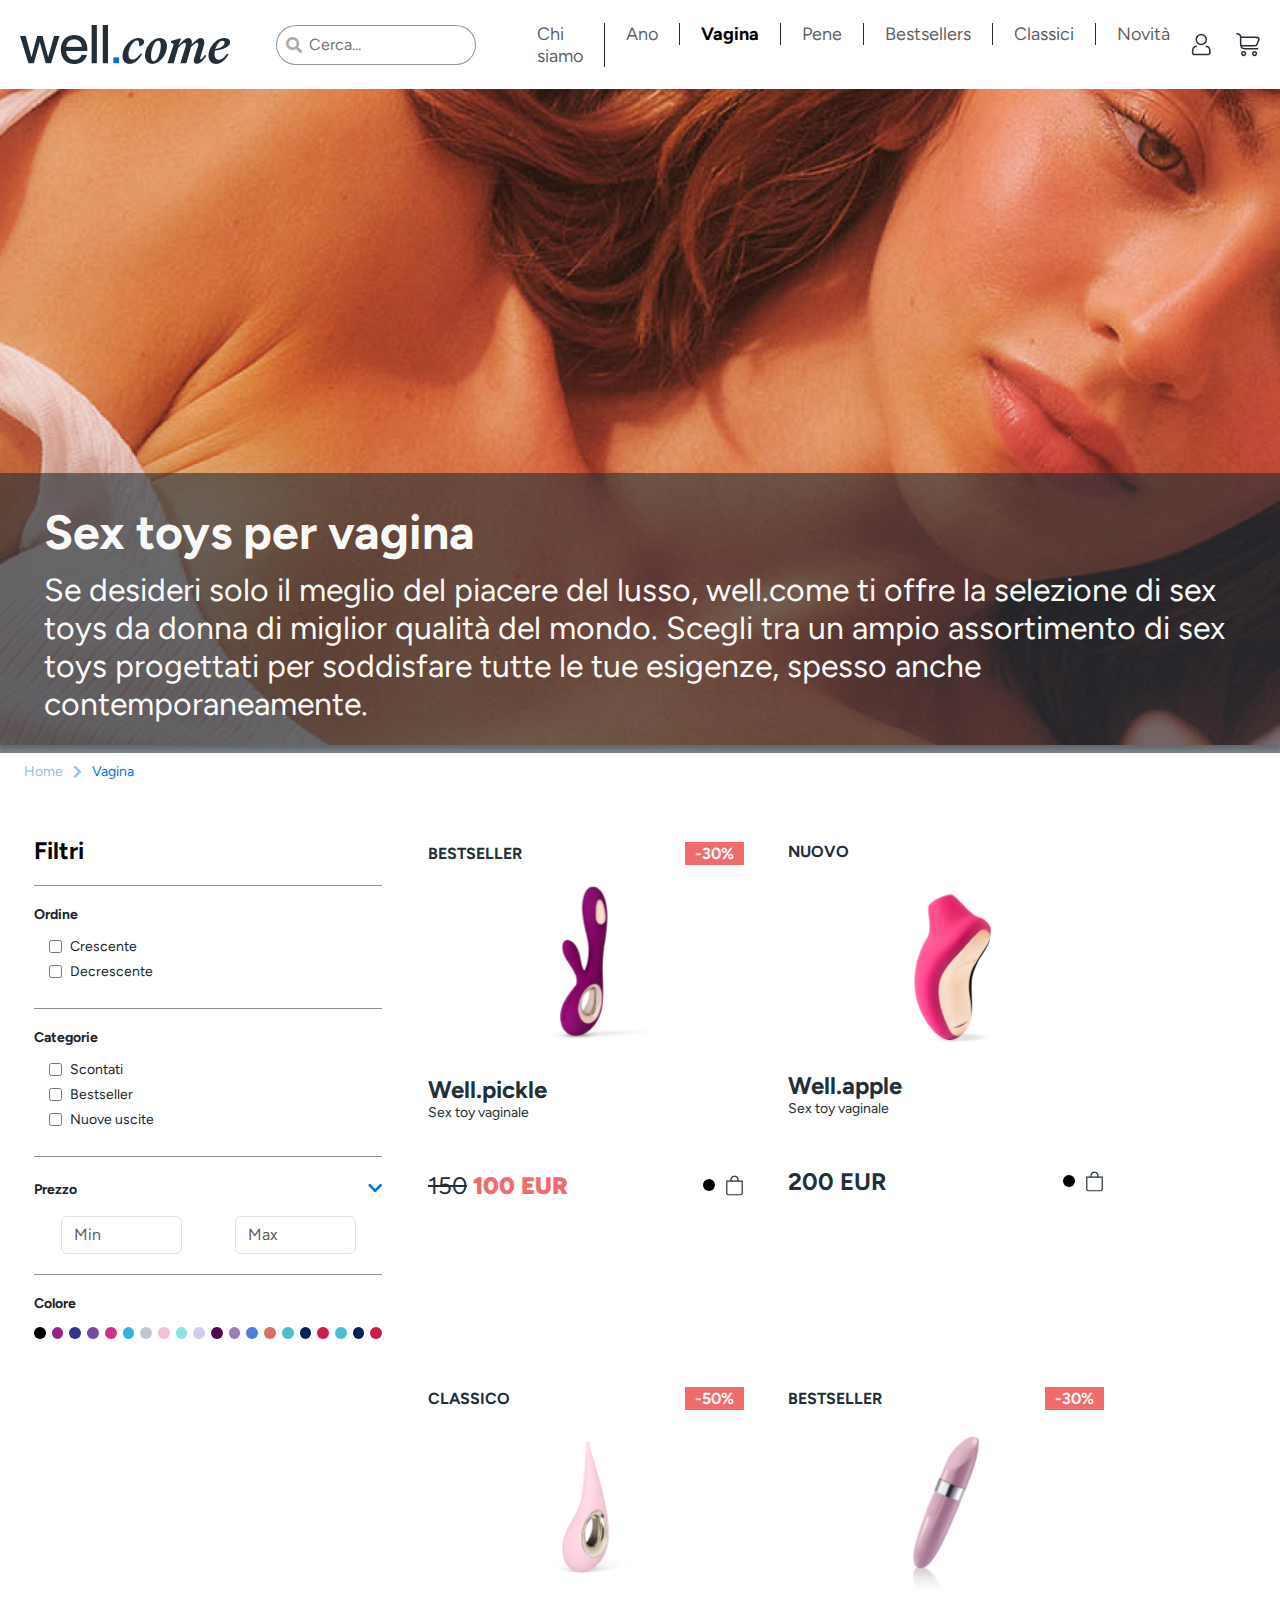
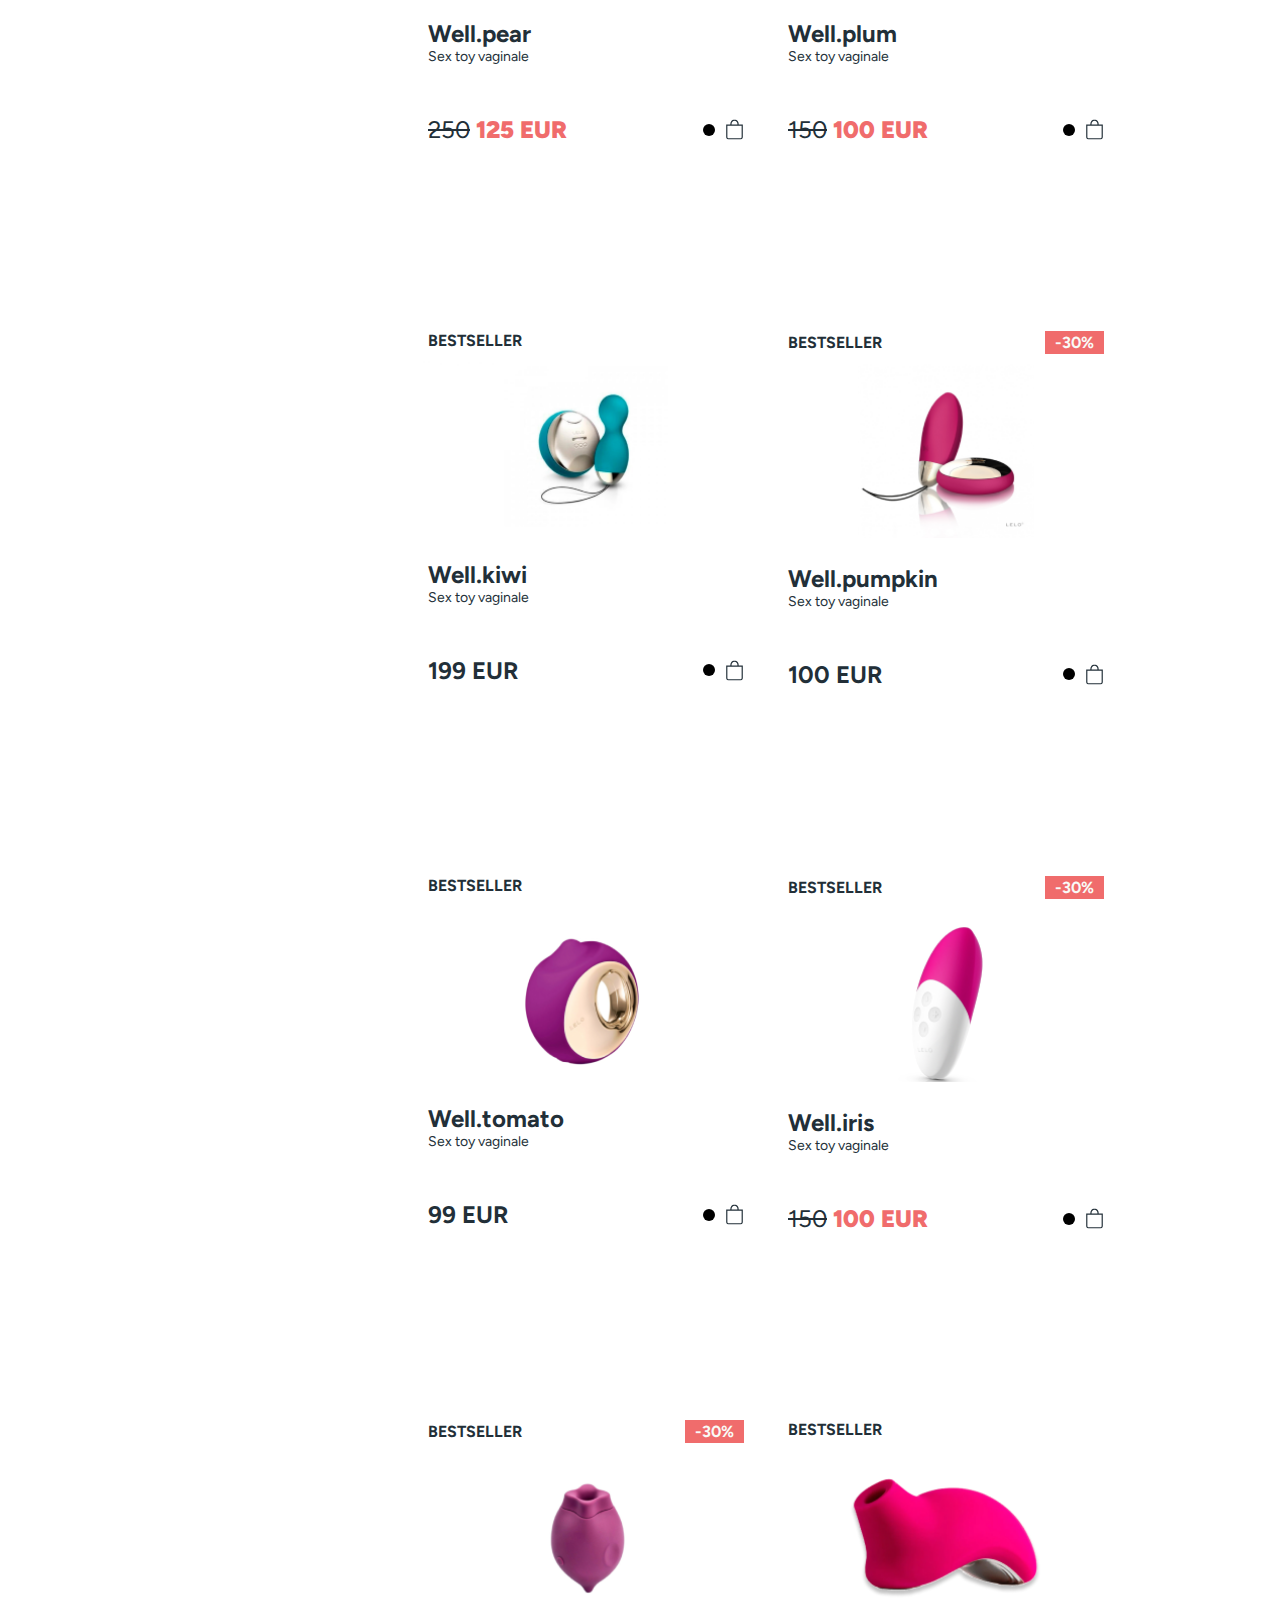
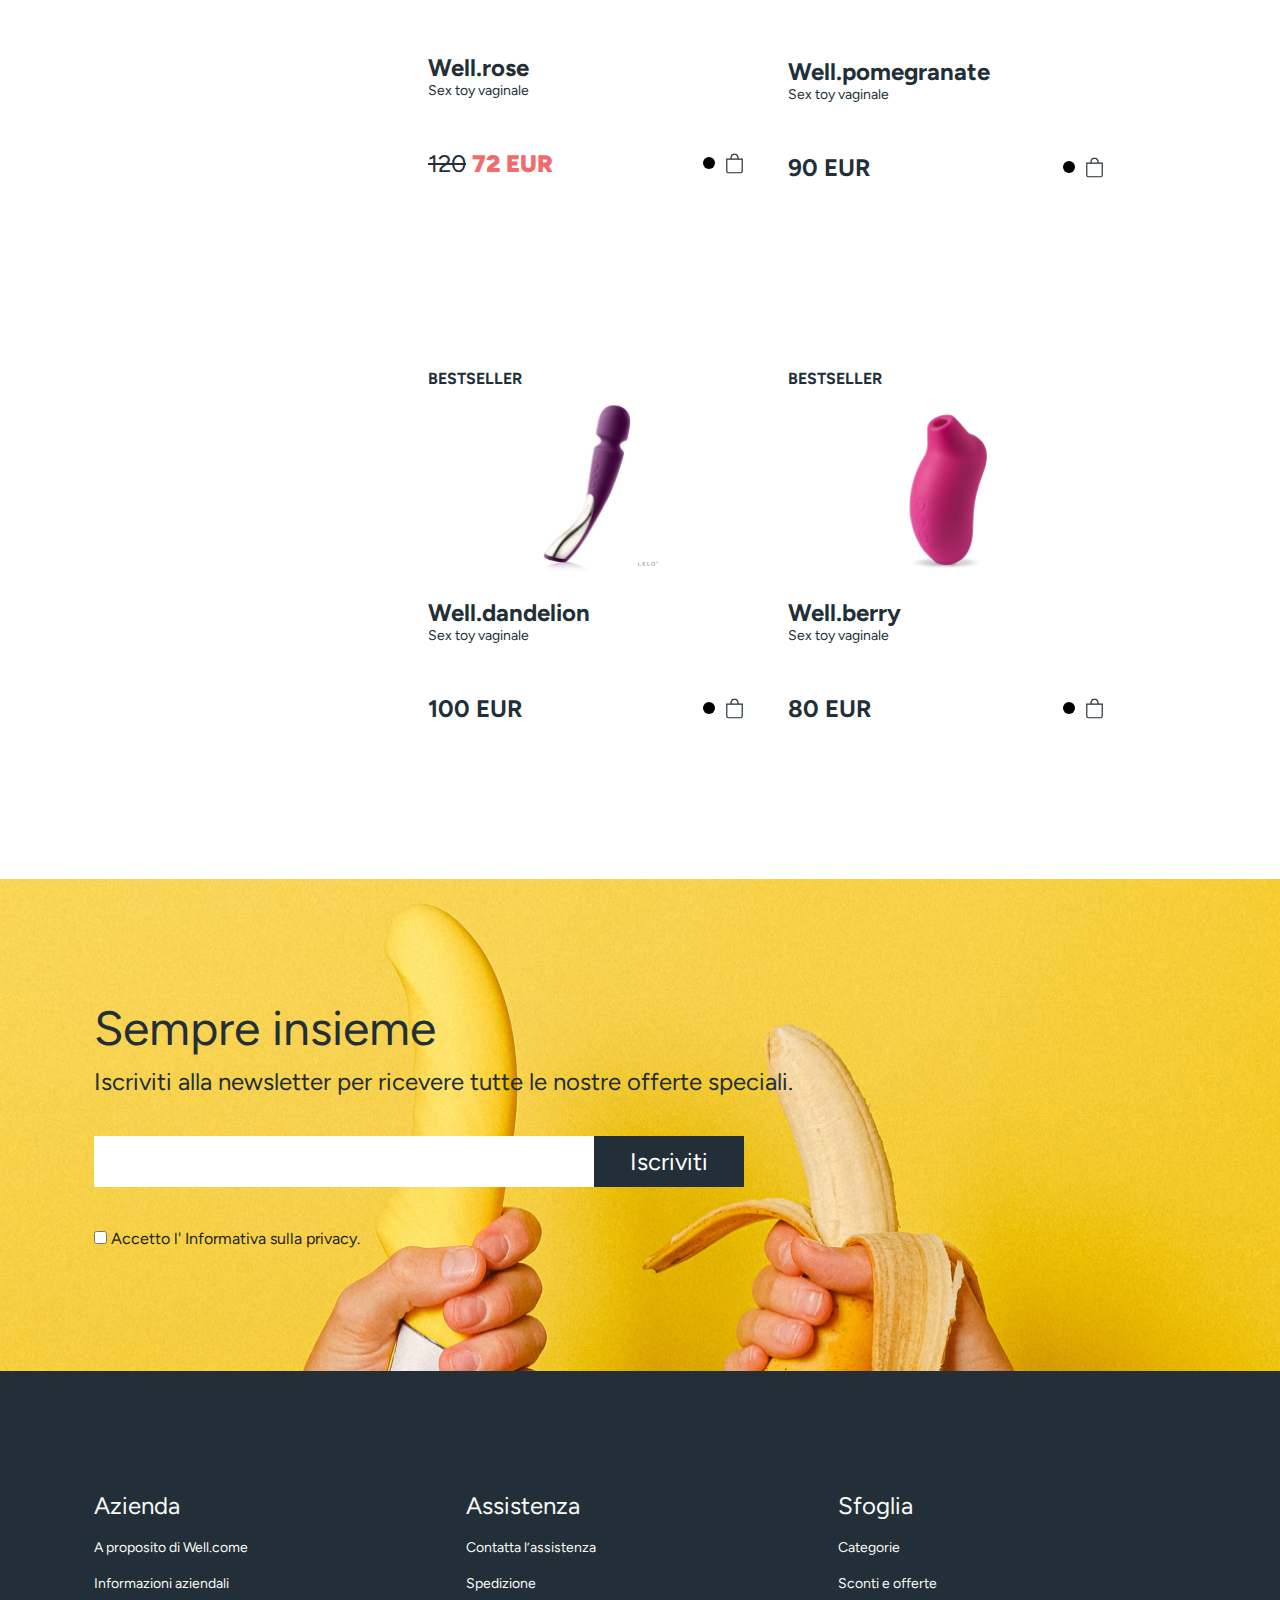
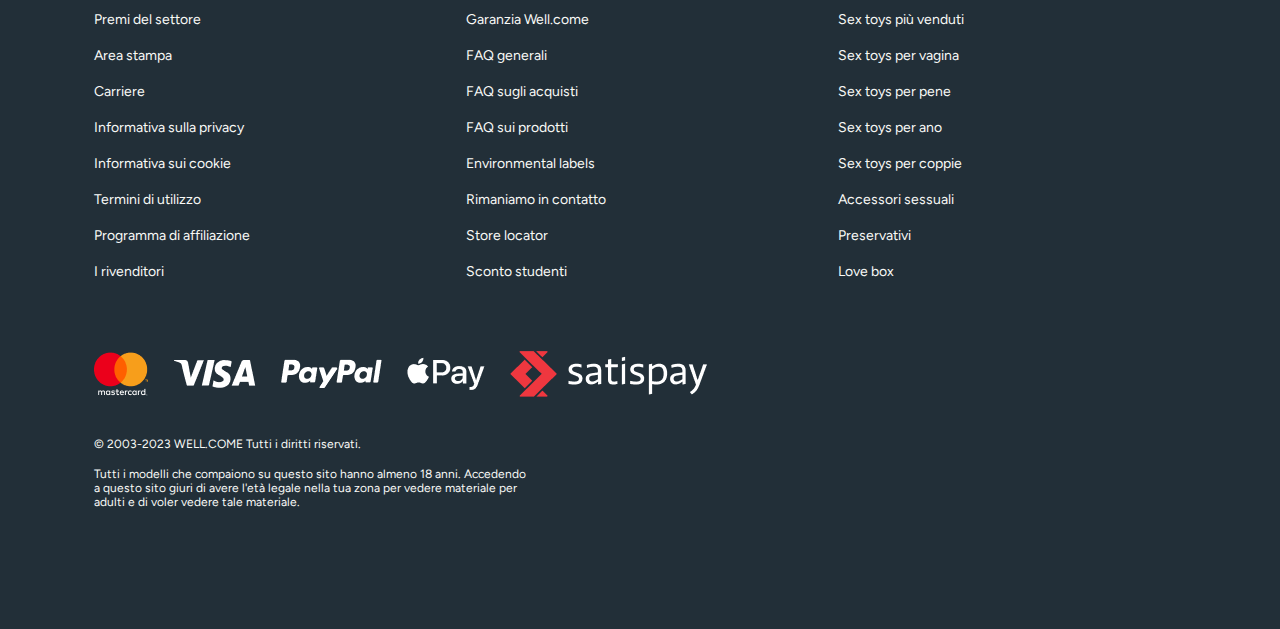
<file: product.html>
<!DOCTYPE html>
<html lang="en">
<head>
    <meta charset="UTF-8">
    <meta name="viewport" content="width=device-width, initial-scale=1.0">
    <!-- Latest compiled and minified CSS -->
    <link href="https://cdn.jsdelivr.net/npm/bootstrap@5.3.1/dist/css/bootstrap.min.css" rel="stylesheet">
    <link rel="stylesheet" href="https://cdnjs.cloudflare.com/ajax/libs/OwlCarousel2/2.3.4/assets/owl.carousel.min.css">
    <link rel="stylesheet" href="https://cdnjs.cloudflare.com/ajax/libs/font-awesome/5.11.2/css/all.min.css">
    <link rel="stylesheet" href="assets/css/style.css">
    <title>Well.come</title>
</head>
<body>
    <div class="wrapper">
        <div class="header">
            <nav class="navbar navbar-expand-lg navbar-light">
                <a class="navbar-brand" href="index.html"><img src="assets/imgs/logo.png" class="logo-img"></a>
                <button class="navbar-toggler" type="button" data-bs-toggle="collapse" data-bs-target="#navbarSupportedContent" aria-controls="navbarSupportedContent" aria-expanded="false" aria-label="Toggle navigation">
                    <span class="navbar-toggler-icon"></span>
                </button>
                <div class="collapse navbar-collapse" id="navbarSupportedContent">
                    <form class="d-flex">
                        <div class="navbar-search">
                            <span class="fa fa-search"></span>
                            <input placeholder="Cerca...">
                        </div>
                        <div class="icons d-flex d-lg-none">
                            <a href="#"><img src="assets/imgs/icons/person.svg" alt=""></a>
                            <a href="cart.html"><img src="assets/imgs/icons/cart.svg" alt=""></a>
                        </div>
                    </form>
                    <ul class="navbar-nav mx-auto mb-2 mb-lg-0">
                        <li class="nav-item">
                            <a class="nav-link" href="team.html">Chi siamo</a>
                        </li>
                        <li class="nav-item">
                            <a class="nav-link" href="#">Ano</a>
                        </li>
                        <li class="nav-item">
                            <a class="nav-link active" href="product.html">Vagina</a>
                        </li>
                        <li class="nav-item">
                            <a class="nav-link" href="#">Pene</a>
                        </li>
                        <li class="nav-item">
                            <a class="nav-link" href="#">Bestsellers</a>
                        </li>
                        <li class="nav-item">
                            <a class="nav-link" href="#">Classici</a>
                        </li>
                        <li class="nav-item">
                            <a class="nav-link" href="#">Novità</a>
                        </li>
                    </ul>
                    <div class="icons d-none d-lg-flex">
                        <a href="#"><img src="assets/imgs/icons/person.svg" alt=""></a>
                        <a href="cart.html"><img src="assets/imgs/icons/cart.svg" alt=""></a>
                    </div>
                </div>
            </nav>
        </div>
        <div class="hero-section">
            <div class="bottom-text-section">
                <div class="img"><img src="assets/imgs/products/product-hero.png" class="w-100"></div>
                <div class="vector-text">
                    <div class="hero-flex">
                        <div>
                            <div class="heading">Sex toys per vagina</div>
                            <div class="text">Se desideri solo il meglio del piacere del lusso, well.come ti offre la selezione di sex toys da donna di miglior qualità del mondo. Scegli tra un ampio assortimento di sex toys progettati per soddisfare tutte le tue esigenze, spesso anche  contemporaneamente.</div>
                        </div>
                    </div>
                </div>
            </div>
        </div>
        <div class="main-content">
            <div class="banner-section">
                <div class="container ms-0">
                    <div class="row mx-auto w-100">
                        <div class="col-lg-12">
                            <a href="index.html">Home</a> <i class="fas fa-chevron-right"></i> <a href="#" class="active">Vagina</a>
                        </div>
                    </div>
                </div>
            </div>
            <div class="filter-section">
                <div class="container ms-0">
                    <div class="row mx-auto w-100 justify-content-center">
                        <div class="col-lg-4 col-md-4 col-sm-6 col-12">
                            <div class="filters">
                                <div class="heading">Filtri</div>
                                <div class="filter-categ">
                                    <div class="title">Ordine</div>
                                    <div class="checks-section">
                                        <label for="crescente"><input type="checkbox" name="crescente" id="crescente"> Crescente</label>
                                        <label for="decrescente"><input type="checkbox" name="decrescente" id="decrescente"> Decrescente</label>
                                    </div>
                                </div>
                                <div class="filter-categ">
                                    <div class="title">Categorie</div>
                                    <div class="checks-section">
                                        <label for="scontati"><input type="checkbox" name="scontati" id="scontati"> Scontati</label>
                                        <label for="bestseller"><input type="checkbox" name="bestseller" id="bestseller"> Bestseller</label>
                                        <label for="nuove"><input type="checkbox" name="nuove" id="nuove"> Nuove uscite</label>
                                    </div>
                                </div>
                                <div class="filter-categ">
                                    <div class="filter-flex">
                                        <div class="title m-0">Prezzo</div>
                                        <div class="icon"><i class="fas fa-chevron-down"></i></div>
                                    </div>
                                    <div class="row mx-auto w-100 justify-content-around">
                                        <div class="col-lg-5 col-md-5 col-sm-6 col-6">
                                            <input type="text" class="form-control" placeholder="Min">
                                        </div>
                                        <div class="col-lg-5 col-md-5 col-sm-6 col-6">
                                            <input type="text" class="form-control" placeholder="Max">
                                        </div>
                                    </div>
                                </div>
                                <div class="filter-categ">
                                    <div class="title">Colore</div>
                                    <div class="colors-sample">
                                        <span style="background-color: #000;"></span>
                                        <span style="background-color: #9A2386;"></span>
                                        <span style="background-color: #33358B;"></span>
                                        <span style="background-color: #764BA1;"></span>
                                        <span style="background-color: #D72D84;"></span>
                                        <span style="background-color: #30B5DB;"></span>
                                        <span style="background-color: #BFC6D0;"></span>
                                        <span style="background-color: #F1C1D8;"></span>
                                        <span style="background-color: #89E5E4;"></span>
                                        <span style="background-color: #D2CAEF;"></span>
                                        <span style="background-color: #53074C;"></span>
                                        <span style="background-color: #997EB2;"></span>
                                        <span style="background-color: #537CDC;"></span>
                                        <span style="background-color: #DB6E5C;"></span>
                                        <span style="background-color: #4AC0CC;"></span>
                                        <span style="background-color: #022159;"></span>
                                        <span style="background-color: #CD1D47;"></span>
                                        <span style="background-color: #4AC0CC;"></span>
                                        <span style="background-color: #022159;"></span>
                                        <span style="background-color: #CD1D47;"></span>
                                    </div>
                                </div>
                            </div>
                        </div>
                        <div class="col-lg-8 col-md-8 col-sm-12 col-12">
                            <div class="products-section">
                                <div class="row w-100 mx-auto">
                                    <div class="col-lg-6 col-md-6 col-sm-12 col-12">
                                        <div class="product-card">
                                            <div class="heading">
                                                <div>BESTSELLER</div>
                                                <div class="discount-badge">-30%</div>
                                            </div>
                                            <div class="img"><img src="assets/imgs/products/1.png" class="w-100"></div>
                                            <div class="details">
                                                <div class="title">Well.pickle</div>
                                                <div class="tag">Sex toy vaginale</div>
                                                <div class="price-flex">
                                                    <div class="price"><span>150</span> <strong>100 EUR</strong></div>
                                                    <div class="icons">
                                                        <span class="dot"></span>
                                                        <svg xmlns="http://www.w3.org/2000/svg" width="19" height="21" viewBox="0 0 19 21" fill="none">
                                                            <g clip-path="url(#clip0_12_424)">
                                                            <path d="M9.5 1.75C10.2874 1.75 11.0425 2.07924 11.5992 2.66529C12.156 3.25134 12.4688 4.0462 12.4688 4.875V5.5H6.53125V4.875C6.53125 4.0462 6.84403 3.25134 7.40078 2.66529C7.95753 2.07924 8.71264 1.75 9.5 1.75ZM13.6562 5.5V4.875C13.6562 3.71468 13.2184 2.60188 12.4389 1.78141C11.6595 0.960936 10.6023 0.5 9.5 0.5C8.39769 0.5 7.34054 0.960936 6.56109 1.78141C5.78164 2.60188 5.34375 3.71468 5.34375 4.875V5.5H1.1875V18C1.1875 18.663 1.43772 19.2989 1.88312 19.7678C2.32852 20.2366 2.93261 20.5 3.5625 20.5H15.4375C16.0674 20.5 16.6715 20.2366 17.1169 19.7678C17.5623 19.2989 17.8125 18.663 17.8125 18V5.5H13.6562ZM2.375 6.75H16.625V18C16.625 18.3315 16.4999 18.6495 16.2772 18.8839C16.0545 19.1183 15.7524 19.25 15.4375 19.25H3.5625C3.24756 19.25 2.94551 19.1183 2.72281 18.8839C2.50011 18.6495 2.375 18.3315 2.375 18V6.75Z" fill="#222F38"/>
                                                            </g>
                                                            <defs>
                                                            <clipPath id="clip0_12_424">
                                                            <rect width="19" height="20" fill="white" transform="translate(0 0.5)"/>
                                                            </clipPath>
                                                            </defs>
                                                        </svg>
                                                    </div>
                                                </div>
                                            </div>
                                            <div class="button">
                                                <a href="product-detail.html" class="btn btn-pd">SCOPRI DI PIÙ</a>
                                            </div>
                                        </div>
                                    </div>
                                    <div class="col-lg-6 col-md-6 col-sm-12 col-12">
                                        <div class="product-card">
                                            <div class="heading">
                                                <div>NUOVO</div>
                                            </div>
                                            <div class="img"><img src="assets/imgs/products/2.png" class="w-100"></div>
                                            <div class="details">
                                                <div class="title">Well.apple</div>
                                                <div class="tag">Sex toy vaginale</div>
                                                <div class="price-flex">
                                                    <div class="price">200 EUR</div>
                                                    <div class="icons">
                                                        <span class="dot"></span>
                                                        <svg xmlns="http://www.w3.org/2000/svg" width="19" height="21" viewBox="0 0 19 21" fill="none">
                                                            <g clip-path="url(#clip0_12_424)">
                                                                <path d="M9.5 1.75C10.2874 1.75 11.0425 2.07924 11.5992 2.66529C12.156 3.25134 12.4688 4.0462 12.4688 4.875V5.5H6.53125V4.875C6.53125 4.0462 6.84403 3.25134 7.40078 2.66529C7.95753 2.07924 8.71264 1.75 9.5 1.75ZM13.6562 5.5V4.875C13.6562 3.71468 13.2184 2.60188 12.4389 1.78141C11.6595 0.960936 10.6023 0.5 9.5 0.5C8.39769 0.5 7.34054 0.960936 6.56109 1.78141C5.78164 2.60188 5.34375 3.71468 5.34375 4.875V5.5H1.1875V18C1.1875 18.663 1.43772 19.2989 1.88312 19.7678C2.32852 20.2366 2.93261 20.5 3.5625 20.5H15.4375C16.0674 20.5 16.6715 20.2366 17.1169 19.7678C17.5623 19.2989 17.8125 18.663 17.8125 18V5.5H13.6562ZM2.375 6.75H16.625V18C16.625 18.3315 16.4999 18.6495 16.2772 18.8839C16.0545 19.1183 15.7524 19.25 15.4375 19.25H3.5625C3.24756 19.25 2.94551 19.1183 2.72281 18.8839C2.50011 18.6495 2.375 18.3315 2.375 18V6.75Z" fill="#222F38"/>
                                                            </g>
                                                            <defs>
                                                                <clipPath id="clip0_12_424">
                                                                    <rect width="19" height="20" fill="white" transform="translate(0 0.5)"/>
                                                                </clipPath>
                                                            </defs>
                                                        </svg>
                                                    </div>
                                                </div>
                                            </div>
                                            <div class="button">
                                                <a href="product-detail.html" class="btn btn-pd">SCOPRI DI PIÙ</a>
                                            </div>
                                        </div>
                                    </div>
                                    <div class="col-lg-6 col-md-6 col-sm-12 col-12">
                                        <div class="product-card">
                                            <div class="heading">
                                                <div>CLASSICO</div>
                                                <div class="discount-badge">-50%</div>
                                            </div>
                                            <div class="img"><img src="assets/imgs/products/3.png" class="w-100"></div>
                                            <div class="details">
                                                <div class="title">Well.pear</div>
                                                <div class="tag">Sex toy vaginale</div>
                                                <div class="price-flex">
                                                    <div class="price"><span>250</span> <strong>125 EUR</strong></div>
                                                    <div class="icons">
                                                        <span class="dot"></span>
                                                        <svg xmlns="http://www.w3.org/2000/svg" width="19" height="21" viewBox="0 0 19 21" fill="none">
                                                            <g clip-path="url(#clip0_12_424)">
                                                                <path d="M9.5 1.75C10.2874 1.75 11.0425 2.07924 11.5992 2.66529C12.156 3.25134 12.4688 4.0462 12.4688 4.875V5.5H6.53125V4.875C6.53125 4.0462 6.84403 3.25134 7.40078 2.66529C7.95753 2.07924 8.71264 1.75 9.5 1.75ZM13.6562 5.5V4.875C13.6562 3.71468 13.2184 2.60188 12.4389 1.78141C11.6595 0.960936 10.6023 0.5 9.5 0.5C8.39769 0.5 7.34054 0.960936 6.56109 1.78141C5.78164 2.60188 5.34375 3.71468 5.34375 4.875V5.5H1.1875V18C1.1875 18.663 1.43772 19.2989 1.88312 19.7678C2.32852 20.2366 2.93261 20.5 3.5625 20.5H15.4375C16.0674 20.5 16.6715 20.2366 17.1169 19.7678C17.5623 19.2989 17.8125 18.663 17.8125 18V5.5H13.6562ZM2.375 6.75H16.625V18C16.625 18.3315 16.4999 18.6495 16.2772 18.8839C16.0545 19.1183 15.7524 19.25 15.4375 19.25H3.5625C3.24756 19.25 2.94551 19.1183 2.72281 18.8839C2.50011 18.6495 2.375 18.3315 2.375 18V6.75Z" fill="#222F38"/>
                                                            </g>
                                                            <defs>
                                                                <clipPath id="clip0_12_424">
                                                                    <rect width="19" height="20" fill="white" transform="translate(0 0.5)"/>
                                                                </clipPath>
                                                            </defs>
                                                        </svg>
                                                    </div>
                                                </div>
                                            </div>
                                            <div class="button">
                                                <a href="product-detail.html" class="btn btn-pd">SCOPRI DI PIÙ</a>
                                            </div>
                                        </div>
                                    </div>
                                    <div class="col-lg-6 col-md-6 col-sm-12 col-12">
                                        <div class="product-card">
                                            <div class="heading">
                                                <div>BESTSELLER</div>
                                                <div class="discount-badge">-30%</div>
                                            </div>
                                            <div class="img"><img src="assets/imgs/products/4.png" class="w-100"></div>
                                            <div class="details">
                                                <div class="title">Well.plum</div>
                                                <div class="tag">Sex toy vaginale</div>
                                                <div class="price-flex">
                                                    <div class="price"><span>150</span> <strong>100 EUR </strong></div>
                                                    <div class="icons">
                                                        <span class="dot"></span>
                                                        <svg xmlns="http://www.w3.org/2000/svg" width="19" height="21" viewBox="0 0 19 21" fill="none">
                                                            <g clip-path="url(#clip0_12_424)">
                                                                <path d="M9.5 1.75C10.2874 1.75 11.0425 2.07924 11.5992 2.66529C12.156 3.25134 12.4688 4.0462 12.4688 4.875V5.5H6.53125V4.875C6.53125 4.0462 6.84403 3.25134 7.40078 2.66529C7.95753 2.07924 8.71264 1.75 9.5 1.75ZM13.6562 5.5V4.875C13.6562 3.71468 13.2184 2.60188 12.4389 1.78141C11.6595 0.960936 10.6023 0.5 9.5 0.5C8.39769 0.5 7.34054 0.960936 6.56109 1.78141C5.78164 2.60188 5.34375 3.71468 5.34375 4.875V5.5H1.1875V18C1.1875 18.663 1.43772 19.2989 1.88312 19.7678C2.32852 20.2366 2.93261 20.5 3.5625 20.5H15.4375C16.0674 20.5 16.6715 20.2366 17.1169 19.7678C17.5623 19.2989 17.8125 18.663 17.8125 18V5.5H13.6562ZM2.375 6.75H16.625V18C16.625 18.3315 16.4999 18.6495 16.2772 18.8839C16.0545 19.1183 15.7524 19.25 15.4375 19.25H3.5625C3.24756 19.25 2.94551 19.1183 2.72281 18.8839C2.50011 18.6495 2.375 18.3315 2.375 18V6.75Z" fill="#222F38"/>
                                                            </g>
                                                            <defs>
                                                                <clipPath id="clip0_12_424">
                                                                    <rect width="19" height="20" fill="white" transform="translate(0 0.5)"/>
                                                                </clipPath>
                                                            </defs>
                                                        </svg>
                                                    </div>
                                                </div>
                                            </div>
                                            <div class="button">
                                                <a href="product-detail.html" class="btn btn-pd">SCOPRI DI PIÙ</a>
                                            </div>
                                        </div>
                                    </div>
                                    <div class="col-lg-6 col-md-6 col-sm-12 col-12">
                                        <div class="product-card">
                                            <div class="heading">
                                                <div>BESTSELLER</div>
                                            </div>
                                            <div class="img"><img src="assets/imgs/products/5.png" class="w-100"></div>
                                            <div class="details">
                                                <div class="title">Well.kiwi</div>
                                                <div class="tag">Sex toy vaginale</div>
                                                <div class="price-flex">
                                                    <div class="price">199 EUR</div>
                                                    <div class="icons">
                                                        <span class="dot"></span>
                                                        <svg xmlns="http://www.w3.org/2000/svg" width="19" height="21" viewBox="0 0 19 21" fill="none">
                                                            <g clip-path="url(#clip0_12_424)">
                                                                <path d="M9.5 1.75C10.2874 1.75 11.0425 2.07924 11.5992 2.66529C12.156 3.25134 12.4688 4.0462 12.4688 4.875V5.5H6.53125V4.875C6.53125 4.0462 6.84403 3.25134 7.40078 2.66529C7.95753 2.07924 8.71264 1.75 9.5 1.75ZM13.6562 5.5V4.875C13.6562 3.71468 13.2184 2.60188 12.4389 1.78141C11.6595 0.960936 10.6023 0.5 9.5 0.5C8.39769 0.5 7.34054 0.960936 6.56109 1.78141C5.78164 2.60188 5.34375 3.71468 5.34375 4.875V5.5H1.1875V18C1.1875 18.663 1.43772 19.2989 1.88312 19.7678C2.32852 20.2366 2.93261 20.5 3.5625 20.5H15.4375C16.0674 20.5 16.6715 20.2366 17.1169 19.7678C17.5623 19.2989 17.8125 18.663 17.8125 18V5.5H13.6562ZM2.375 6.75H16.625V18C16.625 18.3315 16.4999 18.6495 16.2772 18.8839C16.0545 19.1183 15.7524 19.25 15.4375 19.25H3.5625C3.24756 19.25 2.94551 19.1183 2.72281 18.8839C2.50011 18.6495 2.375 18.3315 2.375 18V6.75Z" fill="#222F38"/>
                                                            </g>
                                                            <defs>
                                                                <clipPath id="clip0_12_424">
                                                                    <rect width="19" height="20" fill="white" transform="translate(0 0.5)"/>
                                                                </clipPath>
                                                            </defs>
                                                        </svg>
                                                    </div>
                                                </div>
                                            </div>
                                            <div class="button">
                                                <a href="product-detail.html" class="btn btn-pd">SCOPRI DI PIÙ</a>
                                            </div>
                                        </div>
                                    </div>
                                    <div class="col-lg-6 col-md-6 col-sm-12 col-12">
                                        <div class="product-card">
                                            <div class="heading">
                                                <div>BESTSELLER</div>
                                                <div class="discount-badge">-30%</div>
                                            </div>
                                            <div class="img"><img src="assets/imgs/products/6.png" class="w-100"></div>
                                            <div class="details">
                                                <div class="title">Well.pumpkin</div>
                                                <div class="tag">Sex toy vaginale</div>
                                                <div class="price-flex">
                                                    <div class="price">100 EUR</div>
                                                    <div class="icons">
                                                        <span class="dot"></span>
                                                        <svg xmlns="http://www.w3.org/2000/svg" width="19" height="21" viewBox="0 0 19 21" fill="none">
                                                            <g clip-path="url(#clip0_12_424)">
                                                                <path d="M9.5 1.75C10.2874 1.75 11.0425 2.07924 11.5992 2.66529C12.156 3.25134 12.4688 4.0462 12.4688 4.875V5.5H6.53125V4.875C6.53125 4.0462 6.84403 3.25134 7.40078 2.66529C7.95753 2.07924 8.71264 1.75 9.5 1.75ZM13.6562 5.5V4.875C13.6562 3.71468 13.2184 2.60188 12.4389 1.78141C11.6595 0.960936 10.6023 0.5 9.5 0.5C8.39769 0.5 7.34054 0.960936 6.56109 1.78141C5.78164 2.60188 5.34375 3.71468 5.34375 4.875V5.5H1.1875V18C1.1875 18.663 1.43772 19.2989 1.88312 19.7678C2.32852 20.2366 2.93261 20.5 3.5625 20.5H15.4375C16.0674 20.5 16.6715 20.2366 17.1169 19.7678C17.5623 19.2989 17.8125 18.663 17.8125 18V5.5H13.6562ZM2.375 6.75H16.625V18C16.625 18.3315 16.4999 18.6495 16.2772 18.8839C16.0545 19.1183 15.7524 19.25 15.4375 19.25H3.5625C3.24756 19.25 2.94551 19.1183 2.72281 18.8839C2.50011 18.6495 2.375 18.3315 2.375 18V6.75Z" fill="#222F38"/>
                                                            </g>
                                                            <defs>
                                                                <clipPath id="clip0_12_424">
                                                                    <rect width="19" height="20" fill="white" transform="translate(0 0.5)"/>
                                                                </clipPath>
                                                            </defs>
                                                        </svg>
                                                    </div>
                                                </div>
                                            </div>
                                            <div class="button">
                                                <a href="product-detail.html" class="btn btn-pd">SCOPRI DI PIÙ</a>
                                            </div>
                                        </div>
                                    </div>
                                    <div class="col-lg-6 col-md-6 col-sm-12 col-12">
                                        <div class="product-card">
                                            <div class="heading">
                                                <div>BESTSELLER</div>
                                            </div>
                                            <div class="img"><img src="assets/imgs/products/7.png" class="w-100"></div>
                                            <div class="details">
                                                <div class="title">Well.tomato</div>
                                                <div class="tag">Sex toy vaginale</div>
                                                <div class="price-flex">
                                                    <div class="price">99 EUR</div>
                                                    <div class="icons">
                                                        <span class="dot"></span>
                                                        <svg xmlns="http://www.w3.org/2000/svg" width="19" height="21" viewBox="0 0 19 21" fill="none">
                                                            <g clip-path="url(#clip0_12_424)">
                                                                <path d="M9.5 1.75C10.2874 1.75 11.0425 2.07924 11.5992 2.66529C12.156 3.25134 12.4688 4.0462 12.4688 4.875V5.5H6.53125V4.875C6.53125 4.0462 6.84403 3.25134 7.40078 2.66529C7.95753 2.07924 8.71264 1.75 9.5 1.75ZM13.6562 5.5V4.875C13.6562 3.71468 13.2184 2.60188 12.4389 1.78141C11.6595 0.960936 10.6023 0.5 9.5 0.5C8.39769 0.5 7.34054 0.960936 6.56109 1.78141C5.78164 2.60188 5.34375 3.71468 5.34375 4.875V5.5H1.1875V18C1.1875 18.663 1.43772 19.2989 1.88312 19.7678C2.32852 20.2366 2.93261 20.5 3.5625 20.5H15.4375C16.0674 20.5 16.6715 20.2366 17.1169 19.7678C17.5623 19.2989 17.8125 18.663 17.8125 18V5.5H13.6562ZM2.375 6.75H16.625V18C16.625 18.3315 16.4999 18.6495 16.2772 18.8839C16.0545 19.1183 15.7524 19.25 15.4375 19.25H3.5625C3.24756 19.25 2.94551 19.1183 2.72281 18.8839C2.50011 18.6495 2.375 18.3315 2.375 18V6.75Z" fill="#222F38"/>
                                                            </g>
                                                            <defs>
                                                                <clipPath id="clip0_12_424">
                                                                    <rect width="19" height="20" fill="white" transform="translate(0 0.5)"/>
                                                                </clipPath>
                                                            </defs>
                                                        </svg>
                                                    </div>
                                                </div>
                                            </div>
                                            <div class="button">
                                                <a href="product-detail.html" class="btn btn-pd">SCOPRI DI PIÙ</a>
                                            </div>
                                        </div>
                                    </div>
                                    <div class="col-lg-6 col-md-6 col-sm-12 col-12">
                                        <div class="product-card">
                                            <div class="heading">
                                                <div>BESTSELLER</div>
                                                <div class="discount-badge">-30%</div>
                                            </div>
                                            <div class="img"><img src="assets/imgs/products/8.png" class="w-100"></div>
                                            <div class="details">
                                                <div class="title">Well.iris</div>
                                                <div class="tag">Sex toy vaginale</div>
                                                <div class="price-flex">
                                                    <div class="price"><span>150</span> <strong>100 EUR </strong></div>
                                                    <div class="icons">
                                                        <span class="dot"></span>
                                                        <svg xmlns="http://www.w3.org/2000/svg" width="19" height="21" viewBox="0 0 19 21" fill="none">
                                                            <g clip-path="url(#clip0_12_424)">
                                                                <path d="M9.5 1.75C10.2874 1.75 11.0425 2.07924 11.5992 2.66529C12.156 3.25134 12.4688 4.0462 12.4688 4.875V5.5H6.53125V4.875C6.53125 4.0462 6.84403 3.25134 7.40078 2.66529C7.95753 2.07924 8.71264 1.75 9.5 1.75ZM13.6562 5.5V4.875C13.6562 3.71468 13.2184 2.60188 12.4389 1.78141C11.6595 0.960936 10.6023 0.5 9.5 0.5C8.39769 0.5 7.34054 0.960936 6.56109 1.78141C5.78164 2.60188 5.34375 3.71468 5.34375 4.875V5.5H1.1875V18C1.1875 18.663 1.43772 19.2989 1.88312 19.7678C2.32852 20.2366 2.93261 20.5 3.5625 20.5H15.4375C16.0674 20.5 16.6715 20.2366 17.1169 19.7678C17.5623 19.2989 17.8125 18.663 17.8125 18V5.5H13.6562ZM2.375 6.75H16.625V18C16.625 18.3315 16.4999 18.6495 16.2772 18.8839C16.0545 19.1183 15.7524 19.25 15.4375 19.25H3.5625C3.24756 19.25 2.94551 19.1183 2.72281 18.8839C2.50011 18.6495 2.375 18.3315 2.375 18V6.75Z" fill="#222F38"/>
                                                            </g>
                                                            <defs>
                                                                <clipPath id="clip0_12_424">
                                                                    <rect width="19" height="20" fill="white" transform="translate(0 0.5)"/>
                                                                </clipPath>
                                                            </defs>
                                                        </svg>
                                                    </div>
                                                </div>
                                            </div>
                                            <div class="button">
                                                <a href="product-detail.html" class="btn btn-pd">SCOPRI DI PIÙ</a>
                                            </div>
                                        </div>
                                    </div>
                                    <div class="col-lg-6 col-md-6 col-sm-12 col-12">
                                        <div class="product-card">
                                            <div class="heading">
                                                <div>BESTSELLER</div>
                                                <div class="discount-badge">-30%</div>
                                            </div>
                                            <div class="img"><img src="assets/imgs/products/9.png" class="w-100"></div>
                                            <div class="details">
                                                <div class="title">Well.rose</div>
                                                <div class="tag">Sex toy vaginale</div>
                                                <div class="price-flex">
                                                    <div class="price"><span>120</span> <strong>72 EUR</strong></div>
                                                    <div class="icons">
                                                        <span class="dot"></span>
                                                        <svg xmlns="http://www.w3.org/2000/svg" width="19" height="21" viewBox="0 0 19 21" fill="none">
                                                            <g clip-path="url(#clip0_12_424)">
                                                                <path d="M9.5 1.75C10.2874 1.75 11.0425 2.07924 11.5992 2.66529C12.156 3.25134 12.4688 4.0462 12.4688 4.875V5.5H6.53125V4.875C6.53125 4.0462 6.84403 3.25134 7.40078 2.66529C7.95753 2.07924 8.71264 1.75 9.5 1.75ZM13.6562 5.5V4.875C13.6562 3.71468 13.2184 2.60188 12.4389 1.78141C11.6595 0.960936 10.6023 0.5 9.5 0.5C8.39769 0.5 7.34054 0.960936 6.56109 1.78141C5.78164 2.60188 5.34375 3.71468 5.34375 4.875V5.5H1.1875V18C1.1875 18.663 1.43772 19.2989 1.88312 19.7678C2.32852 20.2366 2.93261 20.5 3.5625 20.5H15.4375C16.0674 20.5 16.6715 20.2366 17.1169 19.7678C17.5623 19.2989 17.8125 18.663 17.8125 18V5.5H13.6562ZM2.375 6.75H16.625V18C16.625 18.3315 16.4999 18.6495 16.2772 18.8839C16.0545 19.1183 15.7524 19.25 15.4375 19.25H3.5625C3.24756 19.25 2.94551 19.1183 2.72281 18.8839C2.50011 18.6495 2.375 18.3315 2.375 18V6.75Z" fill="#222F38"/>
                                                            </g>
                                                            <defs>
                                                                <clipPath id="clip0_12_424">
                                                                    <rect width="19" height="20" fill="white" transform="translate(0 0.5)"/>
                                                                </clipPath>
                                                            </defs>
                                                        </svg>
                                                    </div>
                                                </div>
                                            </div>
                                            <div class="button">
                                                <a href="product-detail.html" class="btn btn-pd">SCOPRI DI PIÙ</a>
                                            </div>
                                        </div>
                                    </div>
                                    <div class="col-lg-6 col-md-6 col-sm-12 col-12">
                                        <div class="product-card">
                                            <div class="heading">
                                                <div>BESTSELLER</div>
                                            </div>
                                            <div class="img"><img src="assets/imgs/products/10.png" class="w-100"></div>
                                            <div class="details">
                                                <div class="title">Well.pomegranate</div>
                                                <div class="tag">Sex toy vaginale</div>
                                                <div class="price-flex">
                                                    <div class="price">90 EUR</div>
                                                    <div class="icons">
                                                        <span class="dot"></span>
                                                        <svg xmlns="http://www.w3.org/2000/svg" width="19" height="21" viewBox="0 0 19 21" fill="none">
                                                            <g clip-path="url(#clip0_12_424)">
                                                                <path d="M9.5 1.75C10.2874 1.75 11.0425 2.07924 11.5992 2.66529C12.156 3.25134 12.4688 4.0462 12.4688 4.875V5.5H6.53125V4.875C6.53125 4.0462 6.84403 3.25134 7.40078 2.66529C7.95753 2.07924 8.71264 1.75 9.5 1.75ZM13.6562 5.5V4.875C13.6562 3.71468 13.2184 2.60188 12.4389 1.78141C11.6595 0.960936 10.6023 0.5 9.5 0.5C8.39769 0.5 7.34054 0.960936 6.56109 1.78141C5.78164 2.60188 5.34375 3.71468 5.34375 4.875V5.5H1.1875V18C1.1875 18.663 1.43772 19.2989 1.88312 19.7678C2.32852 20.2366 2.93261 20.5 3.5625 20.5H15.4375C16.0674 20.5 16.6715 20.2366 17.1169 19.7678C17.5623 19.2989 17.8125 18.663 17.8125 18V5.5H13.6562ZM2.375 6.75H16.625V18C16.625 18.3315 16.4999 18.6495 16.2772 18.8839C16.0545 19.1183 15.7524 19.25 15.4375 19.25H3.5625C3.24756 19.25 2.94551 19.1183 2.72281 18.8839C2.50011 18.6495 2.375 18.3315 2.375 18V6.75Z" fill="#222F38"/>
                                                            </g>
                                                            <defs>
                                                                <clipPath id="clip0_12_424">
                                                                    <rect width="19" height="20" fill="white" transform="translate(0 0.5)"/>
                                                                </clipPath>
                                                            </defs>
                                                        </svg>
                                                    </div>
                                                </div>
                                            </div>
                                            <div class="button">
                                                <a href="product-detail.html" class="btn btn-pd">SCOPRI DI PIÙ</a>
                                            </div>
                                        </div>
                                    </div>
                                    <div class="col-lg-6 col-md-6 col-sm-12 col-12">
                                        <div class="product-card">
                                            <div class="heading">
                                                <div>BESTSELLER</div>
                                            </div>
                                            <div class="img"><img src="assets/imgs/products/11.png" class="w-100"></div>
                                            <div class="details">
                                                <div class="title">Well.dandelion</div>
                                                <div class="tag">Sex toy vaginale</div>
                                                <div class="price-flex">
                                                    <div class="price">100 EUR</div>
                                                    <div class="icons">
                                                        <span class="dot"></span>
                                                        <svg xmlns="http://www.w3.org/2000/svg" width="19" height="21" viewBox="0 0 19 21" fill="none">
                                                            <g clip-path="url(#clip0_12_424)">
                                                                <path d="M9.5 1.75C10.2874 1.75 11.0425 2.07924 11.5992 2.66529C12.156 3.25134 12.4688 4.0462 12.4688 4.875V5.5H6.53125V4.875C6.53125 4.0462 6.84403 3.25134 7.40078 2.66529C7.95753 2.07924 8.71264 1.75 9.5 1.75ZM13.6562 5.5V4.875C13.6562 3.71468 13.2184 2.60188 12.4389 1.78141C11.6595 0.960936 10.6023 0.5 9.5 0.5C8.39769 0.5 7.34054 0.960936 6.56109 1.78141C5.78164 2.60188 5.34375 3.71468 5.34375 4.875V5.5H1.1875V18C1.1875 18.663 1.43772 19.2989 1.88312 19.7678C2.32852 20.2366 2.93261 20.5 3.5625 20.5H15.4375C16.0674 20.5 16.6715 20.2366 17.1169 19.7678C17.5623 19.2989 17.8125 18.663 17.8125 18V5.5H13.6562ZM2.375 6.75H16.625V18C16.625 18.3315 16.4999 18.6495 16.2772 18.8839C16.0545 19.1183 15.7524 19.25 15.4375 19.25H3.5625C3.24756 19.25 2.94551 19.1183 2.72281 18.8839C2.50011 18.6495 2.375 18.3315 2.375 18V6.75Z" fill="#222F38"/>
                                                            </g>
                                                            <defs>
                                                                <clipPath id="clip0_12_424">
                                                                    <rect width="19" height="20" fill="white" transform="translate(0 0.5)"/>
                                                                </clipPath>
                                                            </defs>
                                                        </svg>
                                                    </div>
                                                </div>
                                            </div>
                                            <div class="button">
                                                <a href="product-detail.html" class="btn btn-pd">SCOPRI DI PIÙ</a>
                                            </div>
                                        </div>
                                    </div>
                                    <div class="col-lg-6 col-md-6 col-sm-12 col-12">
                                        <div class="product-card">
                                            <div class="heading">
                                                <div>BESTSELLER</div>
                                            </div>
                                            <div class="img"><img src="assets/imgs/products/12.png" class="w-100"></div>
                                            <div class="details">
                                                <div class="title">Well.berry</div>
                                                <div class="tag">Sex toy vaginale</div>
                                                <div class="price-flex">
                                                    <div class="price">80 EUR</div>
                                                    <div class="icons">
                                                        <span class="dot"></span>
                                                        <svg xmlns="http://www.w3.org/2000/svg" width="19" height="21" viewBox="0 0 19 21" fill="none">
                                                            <g clip-path="url(#clip0_12_424)">
                                                                <path d="M9.5 1.75C10.2874 1.75 11.0425 2.07924 11.5992 2.66529C12.156 3.25134 12.4688 4.0462 12.4688 4.875V5.5H6.53125V4.875C6.53125 4.0462 6.84403 3.25134 7.40078 2.66529C7.95753 2.07924 8.71264 1.75 9.5 1.75ZM13.6562 5.5V4.875C13.6562 3.71468 13.2184 2.60188 12.4389 1.78141C11.6595 0.960936 10.6023 0.5 9.5 0.5C8.39769 0.5 7.34054 0.960936 6.56109 1.78141C5.78164 2.60188 5.34375 3.71468 5.34375 4.875V5.5H1.1875V18C1.1875 18.663 1.43772 19.2989 1.88312 19.7678C2.32852 20.2366 2.93261 20.5 3.5625 20.5H15.4375C16.0674 20.5 16.6715 20.2366 17.1169 19.7678C17.5623 19.2989 17.8125 18.663 17.8125 18V5.5H13.6562ZM2.375 6.75H16.625V18C16.625 18.3315 16.4999 18.6495 16.2772 18.8839C16.0545 19.1183 15.7524 19.25 15.4375 19.25H3.5625C3.24756 19.25 2.94551 19.1183 2.72281 18.8839C2.50011 18.6495 2.375 18.3315 2.375 18V6.75Z" fill="#222F38"/>
                                                            </g>
                                                            <defs>
                                                                <clipPath id="clip0_12_424">
                                                                    <rect width="19" height="20" fill="white" transform="translate(0 0.5)"/>
                                                                </clipPath>
                                                            </defs>
                                                        </svg>
                                                    </div>
                                                </div>
                                            </div>
                                            <div class="button">
                                                <a href="product-detail.html" class="btn btn-pd">SCOPRI DI PIÙ</a>
                                            </div>
                                        </div>
                                    </div>
                                </div>

                            </div>
                        </div>
                    </div>
                </div>
            </div>
        </div>
        <div class="subscriber-section">
            <div class="container">
                <div class="row mx-auto w-100">
                    <div class="col-lg-12">
                        <div class="heading">Sempre insieme</div>
                        <div class="text">Iscriviti alla newsletter per ricevere tutte le nostre offerte speciali.</div>
                        <div class="subs-form">
                            <form action="#">
                                <input type="text" name="subs" class="subs-input">
                                <input type="submit" value="Iscriviti" class="btn btn-submit">
                            </form>
                        </div>
                        <div class="subs-check">
                            <label for="sub-check"><input type="checkbox" name="sub-check" id="sub-check"> Accetto l' Informativa sulla privacy.</label>
                        </div>
                    </div>
                </div>
            </div>

        </div>
        <div class="footer-section">
            <div class="container">
                <div class="row mx-auto w-100">
                    <div class="col-lg-4 col-md-4 col-sm-12 col-12">
                        <div class="footer-heading">Azienda</div>
                        <ul class="footer-links">
                            <li><a href="#">A proposito di Well.come</a></li>
                            <li><a href="#">Informazioni aziendali</a></li>
                            <li><a href="#">Premi del settore</a></li>
                            <li><a href="#">Area stampa</a></li>
                            <li><a href="#">Carriere</a></li>
                            <li><a href="#">Informativa sulla privacy</a></li>
                            <li><a href="#">Informativa sui cookie</a></li>
                            <li><a href="#">Termini di utilizzo</a></li>
                            <li><a href="#">Programma di affiliazione</a></li>
                            <li><a href="#">I rivenditori</a></li>
                        </ul>
                    </div>
                    <div class="col-lg-4 col-md-4 col-sm-12 col-12">
                        <div class="footer-heading">Assistenza</div>
                        <ul class="footer-links">
                            <li><a href="#">Contatta l’assistenza</a></li>
                            <li><a href="#">Spedizione</a></li>
                            <li><a href="#">Garanzia Well.come</a></li>
                            <li><a href="#">FAQ generali</a></li>
                            <li><a href="#">FAQ sugli acquisti</a></li>
                            <li><a href="#">FAQ sui prodotti</a></li>
                            <li><a href="#">Environmental labels</a></li>
                            <li><a href="#">Rimaniamo in contatto</a></li>
                            <li><a href="#">Store locator</a></li>
                            <li><a href="#">Sconto studenti</a></li>
                        </ul>
                    </div>
                    <div class="col-lg-4 col-md-4 col-sm-12 col-12">
                        <div class="footer-heading">Sfoglia </div>
                        <ul class="footer-links">
                            <li><a href="#">Categorie</a></li>
                            <li><a href="#">Sconti e offerte</a></li>
                            <li><a href="#">Sex toys più venduti</a></li>
                            <li><a href="#">Sex toys per vagina</a></li>
                            <li><a href="#">Sex toys per pene</a></li>
                            <li><a href="#">Sex toys per ano</a></li>
                            <li><a href="#">Sex toys per coppie</a></li>
                            <li><a href="#">Accessori sessuali</a></li>
                            <li><a href="#">Preservativi</a></li>
                            <li><a href="#">Love box</a></li>
                        </ul>
                    </div>
                    <div class="col-lg-12 col-md-12 col-sm-12 col-12">
                        <div class="footer-cards">
                            <img src="assets/imgs/footer-cards/1.png">
                            <img src="assets/imgs/footer-cards/2.png">
                            <img src="assets/imgs/footer-cards/3.png">
                            <img src="assets/imgs/footer-cards/4.png">
                            <img src="assets/imgs/footer-cards/5.png">
                        </div>
                    </div>
                    <div class="col-lg-12 col-md-12 col-sm-12 col-12">
                        <div class="copyright-text">
                            <p>© 2003-2023 WELL.COME Tutti i diritti riservati.</p>
                            Tutti i modelli che compaiono su questo sito hanno almeno 18 anni. Accedendo a questo sito giuri di avere l'età legale nella tua zona per vedere materiale per adulti e di voler vedere tale materiale.
                        </div>
                    </div>
                </div>
            </div>
            
        </div>
    </div>
    <!-- jquery -->
    <script src="https://code.jquery.com/jquery-3.6.0.min.js"></script>
    <script src="https://cdn.jsdelivr.net/npm/bootstrap@5.3.1/dist/js/bootstrap.bundle.min.js"></script>
    <script src="https://cdnjs.cloudflare.com/ajax/libs/OwlCarousel2/2.3.4/owl.carousel.min.js"></script>
    <script src="assets/js/script.js"></script>
    
</body>
</html>
</file>
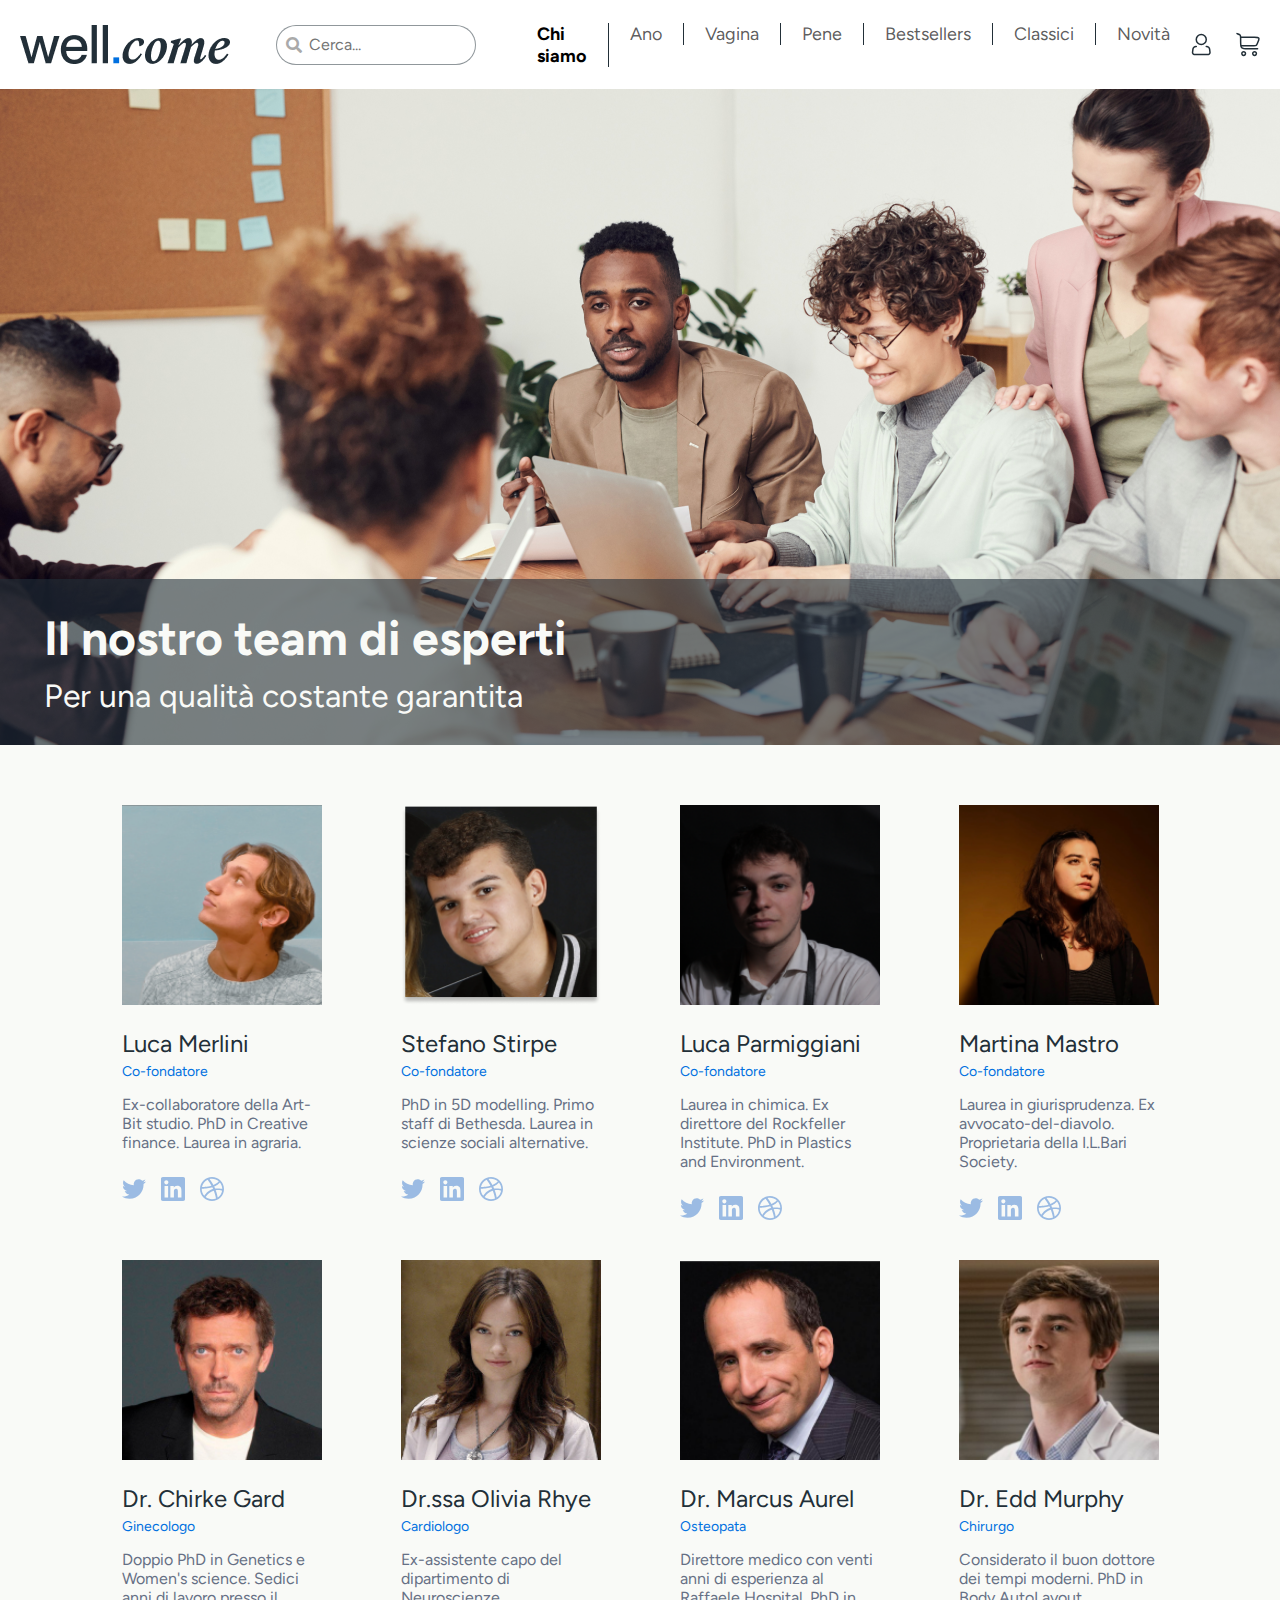
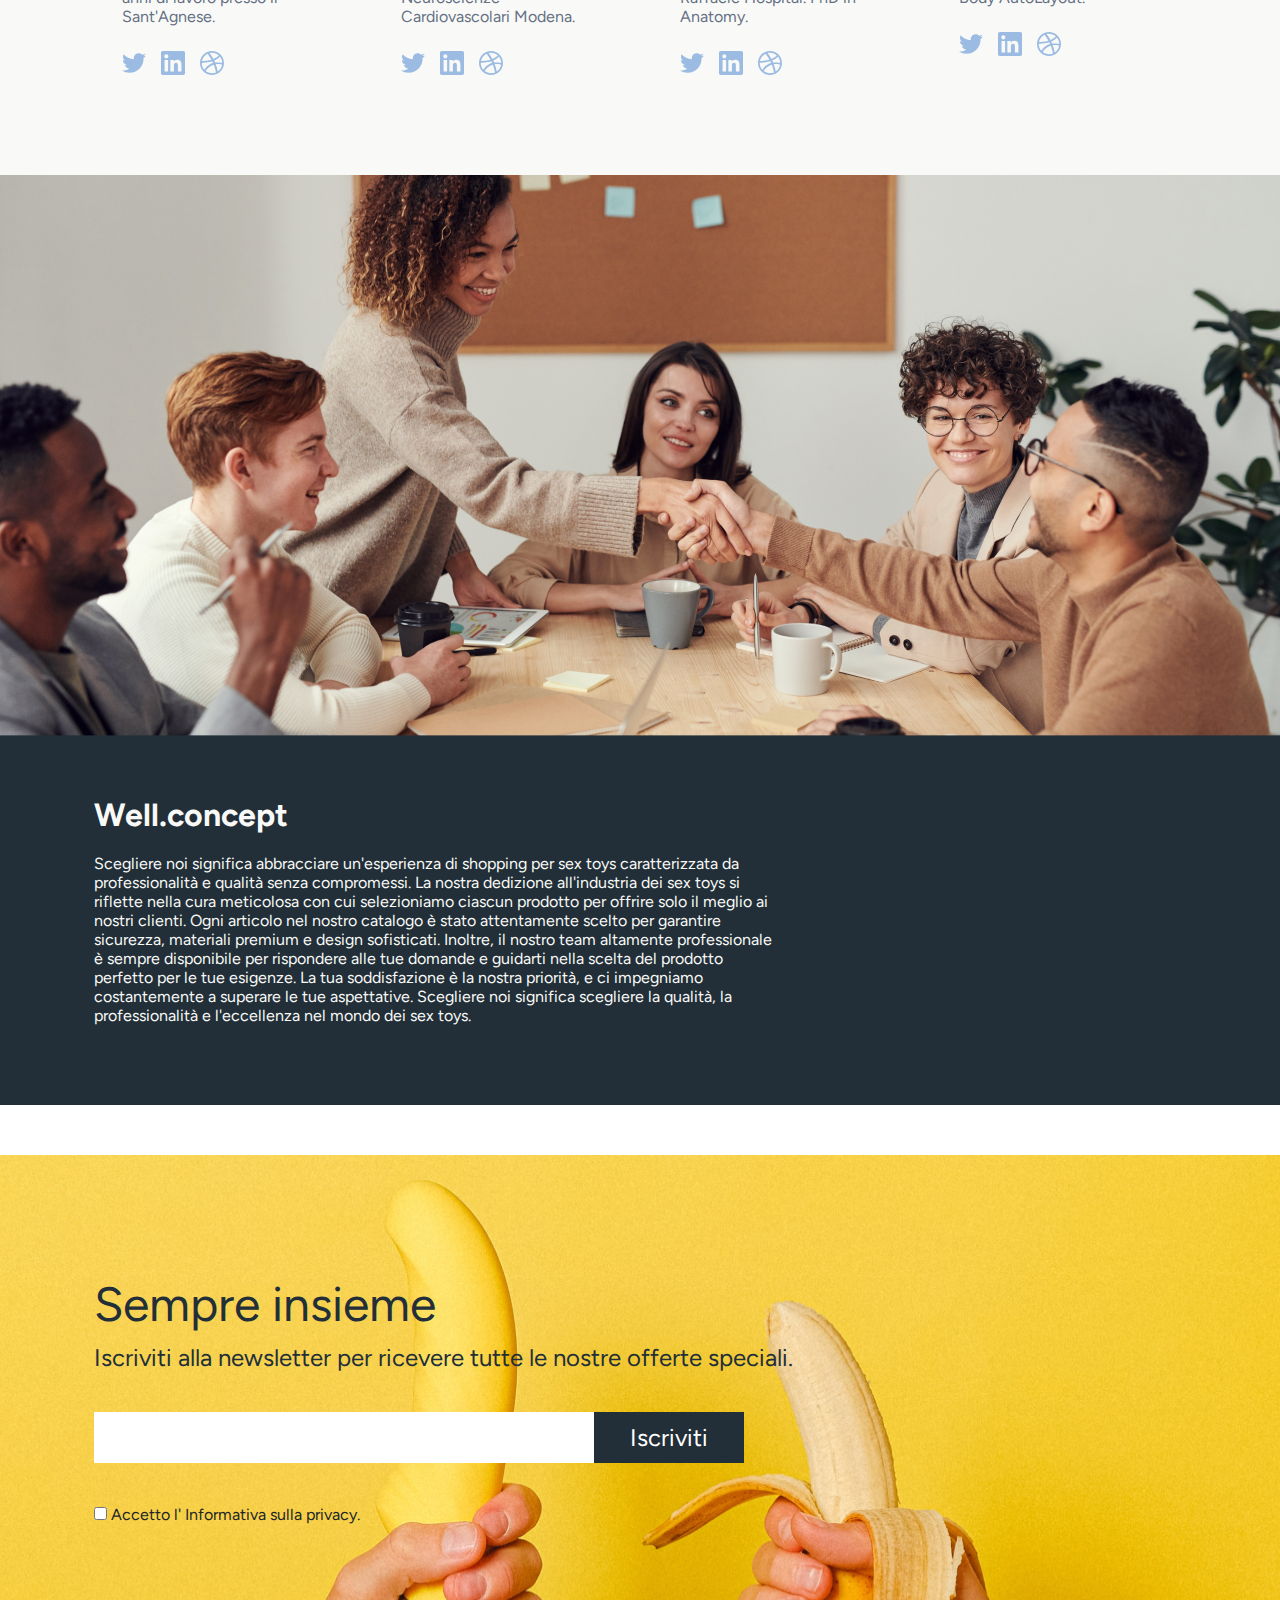
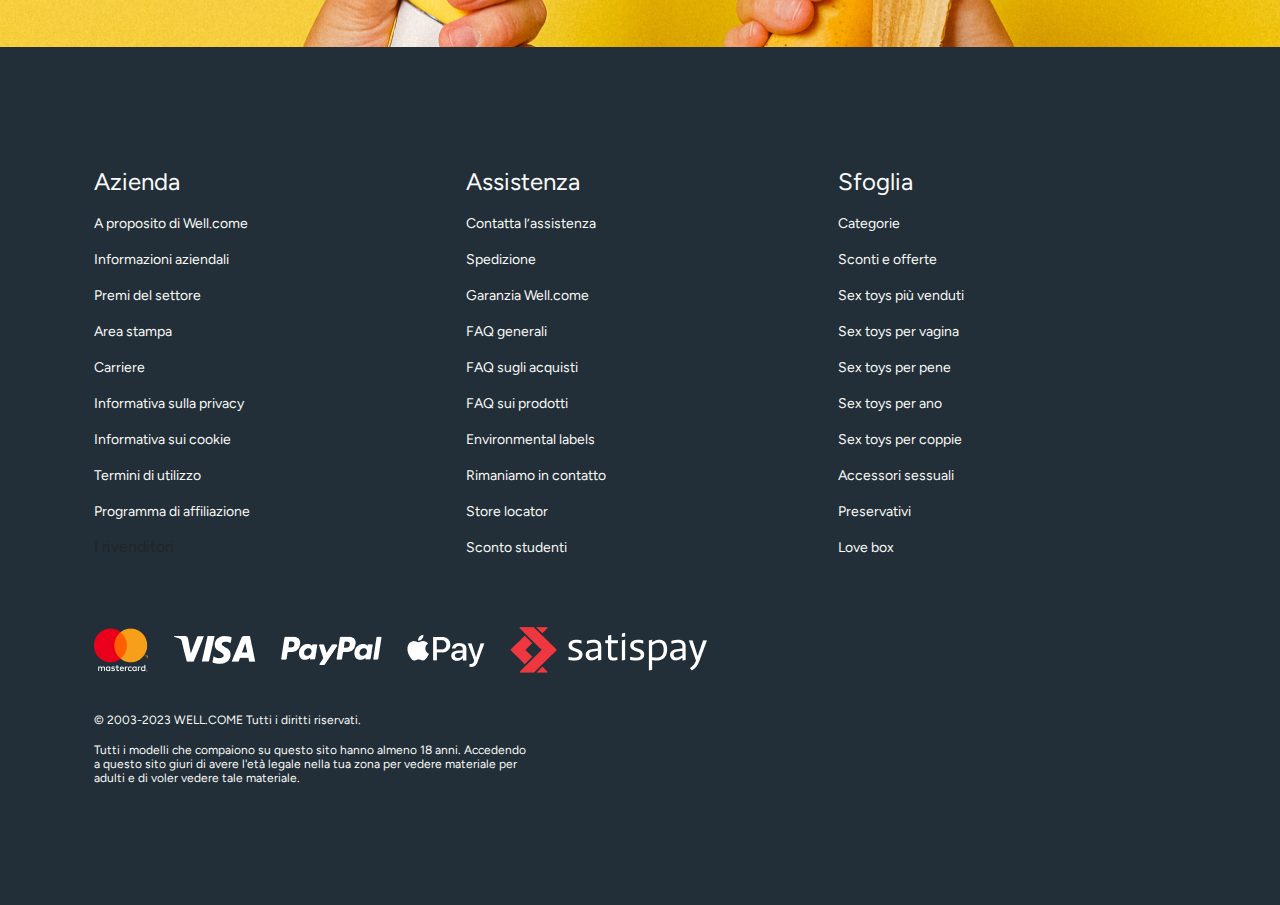
<file: team.html>
<!DOCTYPE html>
<html lang="en">
<head>
    <meta charset="UTF-8">
    <meta name="viewport" content="width=device-width, initial-scale=1.0">
    <!-- Latest compiled and minified CSS -->
    <link href="https://cdn.jsdelivr.net/npm/bootstrap@5.3.1/dist/css/bootstrap.min.css" rel="stylesheet">
    <link rel="stylesheet" href="https://cdnjs.cloudflare.com/ajax/libs/OwlCarousel2/2.3.4/assets/owl.carousel.min.css">
    <link rel="stylesheet" href="https://cdnjs.cloudflare.com/ajax/libs/font-awesome/5.11.2/css/all.min.css">
    <link rel="stylesheet" href="assets/css/style.css">
    <title>Well.come</title>
</head>
<body>
    <div class="wrapper">
        <div class="header">
            <nav class="navbar navbar-expand-lg navbar-light">
                <a class="navbar-brand" href="index.html"><img src="assets/imgs/logo.png" class="logo-img"></a>
                <button class="navbar-toggler" type="button" data-bs-toggle="collapse" data-bs-target="#navbarSupportedContent" aria-controls="navbarSupportedContent" aria-expanded="false" aria-label="Toggle navigation">
                    <span class="navbar-toggler-icon"></span>
                </button>
                <div class="collapse navbar-collapse" id="navbarSupportedContent">
                    <form class="d-flex">
                        <div class="navbar-search">
                            <span class="fa fa-search"></span>
                            <input placeholder="Cerca...">
                        </div>
                        <div class="icons d-flex d-lg-none">
                            <a href="#"><img src="assets/imgs/icons/person.svg" alt=""></a>
                            <a href="cart.html"><img src="assets/imgs/icons/cart.svg" alt=""></a>
                        </div>
                    </form>
                    <ul class="navbar-nav mx-auto mb-2 mb-lg-0">
                        <li class="nav-item">
                            <a class="nav-link active" href="team.html">Chi siamo</a>
                        </li>
                        <li class="nav-item">
                            <a class="nav-link" href="#">Ano</a>
                        </li>
                        <li class="nav-item">
                            <a class="nav-link" href="product.html">Vagina</a>
                        </li>
                        <li class="nav-item">
                            <a class="nav-link" href="#">Pene</a>
                        </li>
                        <li class="nav-item">
                            <a class="nav-link" href="#">Bestsellers</a>
                        </li>
                        <li class="nav-item">
                            <a class="nav-link" href="#">Classici</a>
                        </li>
                        <li class="nav-item">
                            <a class="nav-link" href="#">Novità</a>
                        </li>
                    </ul>
                    <div class="icons d-none d-lg-flex">
                        <a href="#"><img src="assets/imgs/icons/person.svg" alt=""></a>
                        <a href="cart.html"><img src="assets/imgs/icons/cart.svg" alt=""></a>
                    </div>
                </div>
            </nav>
        </div>
        <div class="hero-section">
            <div class="bottom-text-section">
                <div class="img"><img src="assets/imgs/team/team-hero.png" class="w-100"></div>
                <div class="vector-text">
                    <div class="hero-flex">
                        <div>
                            <div class="heading">Il nostro team di esperti</div>
                            <div class="text">Per una qualità costante garantita</div>
                        </div>
                    </div>
                </div>
            </div>
        </div>
        <div class="main-content">
            <div class="team-cards">
                <div class="container">
                    <div class="row mx-auto w-100">
                        <div class="col-lg-3 col-md-3 col-sm-6 col-6">
                            <div class="team-card">
                                <div class="img"><img src="assets/imgs/team/1.png" class="w-100"></div>
                                <div class="details">
                                    <div class="member-name">Luca Merlini</div>
                                    <div class="member-designation">Co-fondatore</div>
                                    <div class="text">Ex-collaboratore della Art-Bit studio. PhD in Creative finance. Laurea in agraria.</div>
                                    <div class="social-links">
                                        <a href="#">
                                            <svg xmlns="http://www.w3.org/2000/svg" width="24" height="24" viewBox="0 0 24 24" fill="none">
                                                <path d="M7.55016 21.75C16.6045 21.75 21.5583 14.2467 21.5583 7.74186C21.5583 7.53092 21.5536 7.3153 21.5442 7.10436C22.5079 6.40746 23.3395 5.54425 24 4.5553C23.1025 4.9546 22.1496 5.21538 21.1739 5.32874C22.2013 4.71291 22.9705 3.74547 23.3391 2.60577C22.3726 3.17856 21.3156 3.58261 20.2134 3.80061C19.4708 3.01156 18.489 2.48912 17.4197 2.31405C16.3504 2.13899 15.2532 2.32105 14.2977 2.8321C13.3423 3.34314 12.5818 4.15471 12.1338 5.14131C11.6859 6.12792 11.5754 7.23462 11.8195 8.2903C9.86249 8.19209 7.94794 7.6837 6.19998 6.7981C4.45203 5.91249 2.90969 4.66944 1.67297 3.14952C1.0444 4.23324 0.852057 5.51565 1.13503 6.73609C1.418 7.95654 2.15506 9.02345 3.19641 9.71999C2.41463 9.69517 1.64998 9.48468 0.965625 9.10592V9.16686C0.964925 10.3041 1.3581 11.4066 2.07831 12.2868C2.79852 13.167 3.80132 13.7706 4.91625 13.995C4.19206 14.1931 3.43198 14.222 2.69484 14.0794C3.00945 15.0574 3.62157 15.9129 4.44577 16.5263C5.26997 17.1398 6.26512 17.4806 7.29234 17.5012C5.54842 18.8711 3.39417 19.6141 1.17656 19.6106C0.783287 19.61 0.390399 19.5859 0 19.5384C2.25286 20.9837 4.87353 21.7514 7.55016 21.75Z" fill="#9BBBE3"/>
                                            </svg>
                                        </a>
                                        <a href="#">
                                            <svg xmlns="http://www.w3.org/2000/svg" width="24" height="24" viewBox="0 0 24 24" fill="none">
                                                <g clip-path="url(#clip0_838_3015)">
                                                    <path d="M22.2234 0H1.77187C0.792187 0 0 0.773438 0 1.72969V22.2656C0 23.2219 0.792187 24 1.77187 24H22.2234C23.2031 24 24 23.2219 24 22.2703V1.72969C24 0.773438 23.2031 0 22.2234 0ZM7.12031 20.4516H3.55781V8.99531H7.12031V20.4516ZM5.33906 7.43438C4.19531 7.43438 3.27188 6.51094 3.27188 5.37187C3.27188 4.23281 4.19531 3.30937 5.33906 3.30937C6.47813 3.30937 7.40156 4.23281 7.40156 5.37187C7.40156 6.50625 6.47813 7.43438 5.33906 7.43438ZM20.4516 20.4516H16.8937V14.8828C16.8937 13.5562 16.8703 11.8453 15.0422 11.8453C13.1906 11.8453 12.9094 13.2937 12.9094 14.7891V20.4516H9.35625V8.99531H12.7687V10.5609H12.8156C13.2891 9.66094 14.4516 8.70938 16.1813 8.70938C19.7859 8.70938 20.4516 11.0813 20.4516 14.1656V20.4516Z" fill="#9BBBE3"/>
                                                </g>
                                                <defs>
                                                    <clipPath id="clip0_838_3015">
                                                        <rect width="24" height="24" fill="white"/>
                                                    </clipPath> 
                                                </defs>
                                            </svg>
                                        </a>
                                        <a href="https://www.unirufa.it/">
                                            <svg xmlns="http://www.w3.org/2000/svg" width="24" height="24" viewBox="0 0 24 24" fill="none">
                                                <path fill-rule="evenodd" clip-rule="evenodd" d="M12 0C5.37527 0 0 5.37527 0 12C0 18.6248 5.37527 24 12 24C18.6117 24 24 18.6248 24 12C24 5.37527 18.6117 0 12 0ZM19.9262 5.53145C21.3579 7.27549 22.217 9.50107 22.243 11.9089C21.9046 11.8439 18.5206 11.154 15.1106 11.5835C15.0325 11.4143 14.9675 11.2321 14.8894 11.0499C14.6811 10.5554 14.4469 10.0477 14.2126 9.56618C17.9869 8.0304 19.705 5.81779 19.9262 5.53145ZM12 1.77007C14.603 1.77007 16.9848 2.74621 18.7939 4.34707C18.6117 4.60738 17.0629 6.67679 13.4186 8.04338C11.7397 4.95878 9.87855 2.43384 9.5922 2.04338C10.3601 1.86117 11.1671 1.77007 12 1.77007ZM7.63995 2.73319C7.91325 3.09761 9.73538 5.63558 11.4404 8.65508C6.65076 9.9306 2.42083 9.90458 1.96529 9.90458C2.62907 6.72885 4.77657 4.08676 7.63995 2.73319ZM1.74404 12.0131C1.74404 11.9089 1.74404 11.8048 1.74404 11.7007C2.18655 11.7136 7.15835 11.7787 12.2733 10.243C12.5727 10.8156 12.846 11.4013 13.1063 11.9869C12.9761 12.026 12.8329 12.0651 12.7028 12.1041C7.41865 13.8091 4.60738 18.4685 4.3731 18.859C2.7462 17.0499 1.74404 14.6421 1.74404 12.0131ZM12 22.256C9.6312 22.256 7.44469 21.449 5.71367 20.0954C5.89588 19.718 7.97827 15.7094 13.757 13.692C13.783 13.679 13.7961 13.679 13.8221 13.666C15.2668 17.4013 15.8525 20.5379 16.0087 21.436C14.7722 21.9696 13.4186 22.256 12 22.256ZM17.7136 20.4989C17.6096 19.8742 17.0629 16.8807 15.7223 13.1974C18.9371 12.6898 21.7484 13.5228 22.0998 13.6399C21.6573 16.4902 20.0173 18.9501 17.7136 20.4989Z" fill="#9BBBE3"/>
                                            </svg>
                                        </a>
                                    </div>
                                </div>
                            </div>
                        </div>
                        <div class="col-lg-3 col-md-3 col-sm-6 col-6">
                            <div class="team-card">
                                <div class="img"><img src="assets/imgs/team/2.png" class="w-100"></div>
                                <div class="details">
                                    <div class="member-name">Stefano Stirpe</div>
                                    <div class="member-designation">Co-fondatore</div>
                                    <div class="text">PhD in 5D modelling. Primo staff di Bethesda. Laurea in scienze sociali alternative.</div>
                                    <div class="social-links">
                                        <a href="#">
                                            <svg xmlns="http://www.w3.org/2000/svg" width="24" height="24" viewBox="0 0 24 24" fill="none">
                                                <path d="M7.55016 21.75C16.6045 21.75 21.5583 14.2467 21.5583 7.74186C21.5583 7.53092 21.5536 7.3153 21.5442 7.10436C22.5079 6.40746 23.3395 5.54425 24 4.5553C23.1025 4.9546 22.1496 5.21538 21.1739 5.32874C22.2013 4.71291 22.9705 3.74547 23.3391 2.60577C22.3726 3.17856 21.3156 3.58261 20.2134 3.80061C19.4708 3.01156 18.489 2.48912 17.4197 2.31405C16.3504 2.13899 15.2532 2.32105 14.2977 2.8321C13.3423 3.34314 12.5818 4.15471 12.1338 5.14131C11.6859 6.12792 11.5754 7.23462 11.8195 8.2903C9.86249 8.19209 7.94794 7.6837 6.19998 6.7981C4.45203 5.91249 2.90969 4.66944 1.67297 3.14952C1.0444 4.23324 0.852057 5.51565 1.13503 6.73609C1.418 7.95654 2.15506 9.02345 3.19641 9.71999C2.41463 9.69517 1.64998 9.48468 0.965625 9.10592V9.16686C0.964925 10.3041 1.3581 11.4066 2.07831 12.2868C2.79852 13.167 3.80132 13.7706 4.91625 13.995C4.19206 14.1931 3.43198 14.222 2.69484 14.0794C3.00945 15.0574 3.62157 15.9129 4.44577 16.5263C5.26997 17.1398 6.26512 17.4806 7.29234 17.5012C5.54842 18.8711 3.39417 19.6141 1.17656 19.6106C0.783287 19.61 0.390399 19.5859 0 19.5384C2.25286 20.9837 4.87353 21.7514 7.55016 21.75Z" fill="#9BBBE3"/>
                                            </svg>
                                        </a>
                                        <a href="#">
                                            <svg xmlns="http://www.w3.org/2000/svg" width="24" height="24" viewBox="0 0 24 24" fill="none">
                                                <g clip-path="url(#clip0_838_3015)">
                                                    <path d="M22.2234 0H1.77187C0.792187 0 0 0.773438 0 1.72969V22.2656C0 23.2219 0.792187 24 1.77187 24H22.2234C23.2031 24 24 23.2219 24 22.2703V1.72969C24 0.773438 23.2031 0 22.2234 0ZM7.12031 20.4516H3.55781V8.99531H7.12031V20.4516ZM5.33906 7.43438C4.19531 7.43438 3.27188 6.51094 3.27188 5.37187C3.27188 4.23281 4.19531 3.30937 5.33906 3.30937C6.47813 3.30937 7.40156 4.23281 7.40156 5.37187C7.40156 6.50625 6.47813 7.43438 5.33906 7.43438ZM20.4516 20.4516H16.8937V14.8828C16.8937 13.5562 16.8703 11.8453 15.0422 11.8453C13.1906 11.8453 12.9094 13.2937 12.9094 14.7891V20.4516H9.35625V8.99531H12.7687V10.5609H12.8156C13.2891 9.66094 14.4516 8.70938 16.1813 8.70938C19.7859 8.70938 20.4516 11.0813 20.4516 14.1656V20.4516Z" fill="#9BBBE3"/>
                                                </g>
                                                <defs>
                                                    <clipPath id="clip0_838_3015">
                                                        <rect width="24" height="24" fill="white"/>
                                                    </clipPath> 
                                                </defs>
                                            </svg>
                                        </a>
                                        <a href="https://www.unirufa.it/">
                                            <svg xmlns="http://www.w3.org/2000/svg" width="24" height="24" viewBox="0 0 24 24" fill="none">
                                                <path fill-rule="evenodd" clip-rule="evenodd" d="M12 0C5.37527 0 0 5.37527 0 12C0 18.6248 5.37527 24 12 24C18.6117 24 24 18.6248 24 12C24 5.37527 18.6117 0 12 0ZM19.9262 5.53145C21.3579 7.27549 22.217 9.50107 22.243 11.9089C21.9046 11.8439 18.5206 11.154 15.1106 11.5835C15.0325 11.4143 14.9675 11.2321 14.8894 11.0499C14.6811 10.5554 14.4469 10.0477 14.2126 9.56618C17.9869 8.0304 19.705 5.81779 19.9262 5.53145ZM12 1.77007C14.603 1.77007 16.9848 2.74621 18.7939 4.34707C18.6117 4.60738 17.0629 6.67679 13.4186 8.04338C11.7397 4.95878 9.87855 2.43384 9.5922 2.04338C10.3601 1.86117 11.1671 1.77007 12 1.77007ZM7.63995 2.73319C7.91325 3.09761 9.73538 5.63558 11.4404 8.65508C6.65076 9.9306 2.42083 9.90458 1.96529 9.90458C2.62907 6.72885 4.77657 4.08676 7.63995 2.73319ZM1.74404 12.0131C1.74404 11.9089 1.74404 11.8048 1.74404 11.7007C2.18655 11.7136 7.15835 11.7787 12.2733 10.243C12.5727 10.8156 12.846 11.4013 13.1063 11.9869C12.9761 12.026 12.8329 12.0651 12.7028 12.1041C7.41865 13.8091 4.60738 18.4685 4.3731 18.859C2.7462 17.0499 1.74404 14.6421 1.74404 12.0131ZM12 22.256C9.6312 22.256 7.44469 21.449 5.71367 20.0954C5.89588 19.718 7.97827 15.7094 13.757 13.692C13.783 13.679 13.7961 13.679 13.8221 13.666C15.2668 17.4013 15.8525 20.5379 16.0087 21.436C14.7722 21.9696 13.4186 22.256 12 22.256ZM17.7136 20.4989C17.6096 19.8742 17.0629 16.8807 15.7223 13.1974C18.9371 12.6898 21.7484 13.5228 22.0998 13.6399C21.6573 16.4902 20.0173 18.9501 17.7136 20.4989Z" fill="#9BBBE3"/>
                                            </svg>
                                        </a>
                                    </div>
                                </div>
                            </div>
                        </div>
                        <div class="col-lg-3 col-md-3 col-sm-6 col-6">
                            <div class="team-card">
                                <div class="img"><img src="assets/imgs/team/3.png" class="w-100"></div>
                                <div class="details">
                                    <div class="member-name">Luca Parmiggiani</div>
                                    <div class="member-designation">Co-fondatore</div>
                                    <div class="text">Laurea in chimica. Ex direttore del Rockfeller Institute. PhD in Plastics and Environment.</div>
                                    <div class="social-links">
                                        <a href="#">
                                            <svg xmlns="http://www.w3.org/2000/svg" width="24" height="24" viewBox="0 0 24 24" fill="none">
                                                <path d="M7.55016 21.75C16.6045 21.75 21.5583 14.2467 21.5583 7.74186C21.5583 7.53092 21.5536 7.3153 21.5442 7.10436C22.5079 6.40746 23.3395 5.54425 24 4.5553C23.1025 4.9546 22.1496 5.21538 21.1739 5.32874C22.2013 4.71291 22.9705 3.74547 23.3391 2.60577C22.3726 3.17856 21.3156 3.58261 20.2134 3.80061C19.4708 3.01156 18.489 2.48912 17.4197 2.31405C16.3504 2.13899 15.2532 2.32105 14.2977 2.8321C13.3423 3.34314 12.5818 4.15471 12.1338 5.14131C11.6859 6.12792 11.5754 7.23462 11.8195 8.2903C9.86249 8.19209 7.94794 7.6837 6.19998 6.7981C4.45203 5.91249 2.90969 4.66944 1.67297 3.14952C1.0444 4.23324 0.852057 5.51565 1.13503 6.73609C1.418 7.95654 2.15506 9.02345 3.19641 9.71999C2.41463 9.69517 1.64998 9.48468 0.965625 9.10592V9.16686C0.964925 10.3041 1.3581 11.4066 2.07831 12.2868C2.79852 13.167 3.80132 13.7706 4.91625 13.995C4.19206 14.1931 3.43198 14.222 2.69484 14.0794C3.00945 15.0574 3.62157 15.9129 4.44577 16.5263C5.26997 17.1398 6.26512 17.4806 7.29234 17.5012C5.54842 18.8711 3.39417 19.6141 1.17656 19.6106C0.783287 19.61 0.390399 19.5859 0 19.5384C2.25286 20.9837 4.87353 21.7514 7.55016 21.75Z" fill="#9BBBE3"/>
                                            </svg>
                                        </a>
                                        <a href="#">
                                            <svg xmlns="http://www.w3.org/2000/svg" width="24" height="24" viewBox="0 0 24 24" fill="none">
                                                <g clip-path="url(#clip0_838_3015)">
                                                    <path d="M22.2234 0H1.77187C0.792187 0 0 0.773438 0 1.72969V22.2656C0 23.2219 0.792187 24 1.77187 24H22.2234C23.2031 24 24 23.2219 24 22.2703V1.72969C24 0.773438 23.2031 0 22.2234 0ZM7.12031 20.4516H3.55781V8.99531H7.12031V20.4516ZM5.33906 7.43438C4.19531 7.43438 3.27188 6.51094 3.27188 5.37187C3.27188 4.23281 4.19531 3.30937 5.33906 3.30937C6.47813 3.30937 7.40156 4.23281 7.40156 5.37187C7.40156 6.50625 6.47813 7.43438 5.33906 7.43438ZM20.4516 20.4516H16.8937V14.8828C16.8937 13.5562 16.8703 11.8453 15.0422 11.8453C13.1906 11.8453 12.9094 13.2937 12.9094 14.7891V20.4516H9.35625V8.99531H12.7687V10.5609H12.8156C13.2891 9.66094 14.4516 8.70938 16.1813 8.70938C19.7859 8.70938 20.4516 11.0813 20.4516 14.1656V20.4516Z" fill="#9BBBE3"/>
                                                </g>
                                                <defs>
                                                    <clipPath id="clip0_838_3015">
                                                        <rect width="24" height="24" fill="white"/>
                                                    </clipPath> 
                                                </defs>
                                            </svg>
                                        </a>
                                        <a href="https://www.unirufa.it/">
                                            <svg xmlns="http://www.w3.org/2000/svg" width="24" height="24" viewBox="0 0 24 24" fill="none">
                                                <path fill-rule="evenodd" clip-rule="evenodd" d="M12 0C5.37527 0 0 5.37527 0 12C0 18.6248 5.37527 24 12 24C18.6117 24 24 18.6248 24 12C24 5.37527 18.6117 0 12 0ZM19.9262 5.53145C21.3579 7.27549 22.217 9.50107 22.243 11.9089C21.9046 11.8439 18.5206 11.154 15.1106 11.5835C15.0325 11.4143 14.9675 11.2321 14.8894 11.0499C14.6811 10.5554 14.4469 10.0477 14.2126 9.56618C17.9869 8.0304 19.705 5.81779 19.9262 5.53145ZM12 1.77007C14.603 1.77007 16.9848 2.74621 18.7939 4.34707C18.6117 4.60738 17.0629 6.67679 13.4186 8.04338C11.7397 4.95878 9.87855 2.43384 9.5922 2.04338C10.3601 1.86117 11.1671 1.77007 12 1.77007ZM7.63995 2.73319C7.91325 3.09761 9.73538 5.63558 11.4404 8.65508C6.65076 9.9306 2.42083 9.90458 1.96529 9.90458C2.62907 6.72885 4.77657 4.08676 7.63995 2.73319ZM1.74404 12.0131C1.74404 11.9089 1.74404 11.8048 1.74404 11.7007C2.18655 11.7136 7.15835 11.7787 12.2733 10.243C12.5727 10.8156 12.846 11.4013 13.1063 11.9869C12.9761 12.026 12.8329 12.0651 12.7028 12.1041C7.41865 13.8091 4.60738 18.4685 4.3731 18.859C2.7462 17.0499 1.74404 14.6421 1.74404 12.0131ZM12 22.256C9.6312 22.256 7.44469 21.449 5.71367 20.0954C5.89588 19.718 7.97827 15.7094 13.757 13.692C13.783 13.679 13.7961 13.679 13.8221 13.666C15.2668 17.4013 15.8525 20.5379 16.0087 21.436C14.7722 21.9696 13.4186 22.256 12 22.256ZM17.7136 20.4989C17.6096 19.8742 17.0629 16.8807 15.7223 13.1974C18.9371 12.6898 21.7484 13.5228 22.0998 13.6399C21.6573 16.4902 20.0173 18.9501 17.7136 20.4989Z" fill="#9BBBE3"/>
                                            </svg>
                                        </a>
                                    </div>
                                </div>
                            </div>
                        </div>
                        <div class="col-lg-3 col-md-3 col-sm-6 col-6">
                            <div class="team-card">
                                <div class="img"><img src="assets/imgs/team/4.png" class="w-100"></div>
                                <div class="details">
                                    <div class="member-name">Martina Mastro</div>
                                    <div class="member-designation">Co-fondatore</div>
                                    <div class="text">Laurea in giurisprudenza. Ex avvocato-del-diavolo. Proprietaria della I.L.Bari Society. </div>
                                    <div class="social-links">
                                        <a href="#">
                                            <svg xmlns="http://www.w3.org/2000/svg" width="24" height="24" viewBox="0 0 24 24" fill="none">
                                                <path d="M7.55016 21.75C16.6045 21.75 21.5583 14.2467 21.5583 7.74186C21.5583 7.53092 21.5536 7.3153 21.5442 7.10436C22.5079 6.40746 23.3395 5.54425 24 4.5553C23.1025 4.9546 22.1496 5.21538 21.1739 5.32874C22.2013 4.71291 22.9705 3.74547 23.3391 2.60577C22.3726 3.17856 21.3156 3.58261 20.2134 3.80061C19.4708 3.01156 18.489 2.48912 17.4197 2.31405C16.3504 2.13899 15.2532 2.32105 14.2977 2.8321C13.3423 3.34314 12.5818 4.15471 12.1338 5.14131C11.6859 6.12792 11.5754 7.23462 11.8195 8.2903C9.86249 8.19209 7.94794 7.6837 6.19998 6.7981C4.45203 5.91249 2.90969 4.66944 1.67297 3.14952C1.0444 4.23324 0.852057 5.51565 1.13503 6.73609C1.418 7.95654 2.15506 9.02345 3.19641 9.71999C2.41463 9.69517 1.64998 9.48468 0.965625 9.10592V9.16686C0.964925 10.3041 1.3581 11.4066 2.07831 12.2868C2.79852 13.167 3.80132 13.7706 4.91625 13.995C4.19206 14.1931 3.43198 14.222 2.69484 14.0794C3.00945 15.0574 3.62157 15.9129 4.44577 16.5263C5.26997 17.1398 6.26512 17.4806 7.29234 17.5012C5.54842 18.8711 3.39417 19.6141 1.17656 19.6106C0.783287 19.61 0.390399 19.5859 0 19.5384C2.25286 20.9837 4.87353 21.7514 7.55016 21.75Z" fill="#9BBBE3"/>
                                            </svg>
                                        </a>
                                        <a href="#">
                                            <svg xmlns="http://www.w3.org/2000/svg" width="24" height="24" viewBox="0 0 24 24" fill="none">
                                                <g clip-path="url(#clip0_838_3015)">
                                                    <path d="M22.2234 0H1.77187C0.792187 0 0 0.773438 0 1.72969V22.2656C0 23.2219 0.792187 24 1.77187 24H22.2234C23.2031 24 24 23.2219 24 22.2703V1.72969C24 0.773438 23.2031 0 22.2234 0ZM7.12031 20.4516H3.55781V8.99531H7.12031V20.4516ZM5.33906 7.43438C4.19531 7.43438 3.27188 6.51094 3.27188 5.37187C3.27188 4.23281 4.19531 3.30937 5.33906 3.30937C6.47813 3.30937 7.40156 4.23281 7.40156 5.37187C7.40156 6.50625 6.47813 7.43438 5.33906 7.43438ZM20.4516 20.4516H16.8937V14.8828C16.8937 13.5562 16.8703 11.8453 15.0422 11.8453C13.1906 11.8453 12.9094 13.2937 12.9094 14.7891V20.4516H9.35625V8.99531H12.7687V10.5609H12.8156C13.2891 9.66094 14.4516 8.70938 16.1813 8.70938C19.7859 8.70938 20.4516 11.0813 20.4516 14.1656V20.4516Z" fill="#9BBBE3"/>
                                                </g>
                                                <defs>
                                                    <clipPath id="clip0_838_3015">
                                                        <rect width="24" height="24" fill="white"/>
                                                    </clipPath> 
                                                </defs>
                                            </svg>
                                        </a>
                                        <a href="https://www.unirufa.it/">
                                            <svg xmlns="http://www.w3.org/2000/svg" width="24" height="24" viewBox="0 0 24 24" fill="none">
                                                <path fill-rule="evenodd" clip-rule="evenodd" d="M12 0C5.37527 0 0 5.37527 0 12C0 18.6248 5.37527 24 12 24C18.6117 24 24 18.6248 24 12C24 5.37527 18.6117 0 12 0ZM19.9262 5.53145C21.3579 7.27549 22.217 9.50107 22.243 11.9089C21.9046 11.8439 18.5206 11.154 15.1106 11.5835C15.0325 11.4143 14.9675 11.2321 14.8894 11.0499C14.6811 10.5554 14.4469 10.0477 14.2126 9.56618C17.9869 8.0304 19.705 5.81779 19.9262 5.53145ZM12 1.77007C14.603 1.77007 16.9848 2.74621 18.7939 4.34707C18.6117 4.60738 17.0629 6.67679 13.4186 8.04338C11.7397 4.95878 9.87855 2.43384 9.5922 2.04338C10.3601 1.86117 11.1671 1.77007 12 1.77007ZM7.63995 2.73319C7.91325 3.09761 9.73538 5.63558 11.4404 8.65508C6.65076 9.9306 2.42083 9.90458 1.96529 9.90458C2.62907 6.72885 4.77657 4.08676 7.63995 2.73319ZM1.74404 12.0131C1.74404 11.9089 1.74404 11.8048 1.74404 11.7007C2.18655 11.7136 7.15835 11.7787 12.2733 10.243C12.5727 10.8156 12.846 11.4013 13.1063 11.9869C12.9761 12.026 12.8329 12.0651 12.7028 12.1041C7.41865 13.8091 4.60738 18.4685 4.3731 18.859C2.7462 17.0499 1.74404 14.6421 1.74404 12.0131ZM12 22.256C9.6312 22.256 7.44469 21.449 5.71367 20.0954C5.89588 19.718 7.97827 15.7094 13.757 13.692C13.783 13.679 13.7961 13.679 13.8221 13.666C15.2668 17.4013 15.8525 20.5379 16.0087 21.436C14.7722 21.9696 13.4186 22.256 12 22.256ZM17.7136 20.4989C17.6096 19.8742 17.0629 16.8807 15.7223 13.1974C18.9371 12.6898 21.7484 13.5228 22.0998 13.6399C21.6573 16.4902 20.0173 18.9501 17.7136 20.4989Z" fill="#9BBBE3"/>
                                            </svg>
                                        </a>
                                    </div>
                                </div>
                            </div>
                        </div>
                        <div class="col-lg-3 col-md-3 col-sm-6 col-6">
                            <div class="team-card">
                                <div class="img"><img src="assets/imgs/team/5.png" class="w-100"></div>
                                <div class="details">
                                    <div class="member-name">Dr. Chirke Gard</div>
                                    <div class="member-designation">Ginecologo</div>
                                    <div class="text">Doppio PhD in Genetics e Women's science. Sedici anni di lavoro presso il Sant'Agnese.</div>
                                    <div class="social-links">
                                        <a href="#">
                                            <svg xmlns="http://www.w3.org/2000/svg" width="24" height="24" viewBox="0 0 24 24" fill="none">
                                                <path d="M7.55016 21.75C16.6045 21.75 21.5583 14.2467 21.5583 7.74186C21.5583 7.53092 21.5536 7.3153 21.5442 7.10436C22.5079 6.40746 23.3395 5.54425 24 4.5553C23.1025 4.9546 22.1496 5.21538 21.1739 5.32874C22.2013 4.71291 22.9705 3.74547 23.3391 2.60577C22.3726 3.17856 21.3156 3.58261 20.2134 3.80061C19.4708 3.01156 18.489 2.48912 17.4197 2.31405C16.3504 2.13899 15.2532 2.32105 14.2977 2.8321C13.3423 3.34314 12.5818 4.15471 12.1338 5.14131C11.6859 6.12792 11.5754 7.23462 11.8195 8.2903C9.86249 8.19209 7.94794 7.6837 6.19998 6.7981C4.45203 5.91249 2.90969 4.66944 1.67297 3.14952C1.0444 4.23324 0.852057 5.51565 1.13503 6.73609C1.418 7.95654 2.15506 9.02345 3.19641 9.71999C2.41463 9.69517 1.64998 9.48468 0.965625 9.10592V9.16686C0.964925 10.3041 1.3581 11.4066 2.07831 12.2868C2.79852 13.167 3.80132 13.7706 4.91625 13.995C4.19206 14.1931 3.43198 14.222 2.69484 14.0794C3.00945 15.0574 3.62157 15.9129 4.44577 16.5263C5.26997 17.1398 6.26512 17.4806 7.29234 17.5012C5.54842 18.8711 3.39417 19.6141 1.17656 19.6106C0.783287 19.61 0.390399 19.5859 0 19.5384C2.25286 20.9837 4.87353 21.7514 7.55016 21.75Z" fill="#9BBBE3"/>
                                            </svg>
                                        </a>
                                        <a href="#">
                                            <svg xmlns="http://www.w3.org/2000/svg" width="24" height="24" viewBox="0 0 24 24" fill="none">
                                                <g clip-path="url(#clip0_838_3015)">
                                                    <path d="M22.2234 0H1.77187C0.792187 0 0 0.773438 0 1.72969V22.2656C0 23.2219 0.792187 24 1.77187 24H22.2234C23.2031 24 24 23.2219 24 22.2703V1.72969C24 0.773438 23.2031 0 22.2234 0ZM7.12031 20.4516H3.55781V8.99531H7.12031V20.4516ZM5.33906 7.43438C4.19531 7.43438 3.27188 6.51094 3.27188 5.37187C3.27188 4.23281 4.19531 3.30937 5.33906 3.30937C6.47813 3.30937 7.40156 4.23281 7.40156 5.37187C7.40156 6.50625 6.47813 7.43438 5.33906 7.43438ZM20.4516 20.4516H16.8937V14.8828C16.8937 13.5562 16.8703 11.8453 15.0422 11.8453C13.1906 11.8453 12.9094 13.2937 12.9094 14.7891V20.4516H9.35625V8.99531H12.7687V10.5609H12.8156C13.2891 9.66094 14.4516 8.70938 16.1813 8.70938C19.7859 8.70938 20.4516 11.0813 20.4516 14.1656V20.4516Z" fill="#9BBBE3"/>
                                                </g>
                                                <defs>
                                                    <clipPath id="clip0_838_3015">
                                                        <rect width="24" height="24" fill="white"/>
                                                    </clipPath> 
                                                </defs>
                                            </svg>
                                        </a>
                                        <a href="https://www.unirufa.it/">
                                            <svg xmlns="http://www.w3.org/2000/svg" width="24" height="24" viewBox="0 0 24 24" fill="none">
                                                <path fill-rule="evenodd" clip-rule="evenodd" d="M12 0C5.37527 0 0 5.37527 0 12C0 18.6248 5.37527 24 12 24C18.6117 24 24 18.6248 24 12C24 5.37527 18.6117 0 12 0ZM19.9262 5.53145C21.3579 7.27549 22.217 9.50107 22.243 11.9089C21.9046 11.8439 18.5206 11.154 15.1106 11.5835C15.0325 11.4143 14.9675 11.2321 14.8894 11.0499C14.6811 10.5554 14.4469 10.0477 14.2126 9.56618C17.9869 8.0304 19.705 5.81779 19.9262 5.53145ZM12 1.77007C14.603 1.77007 16.9848 2.74621 18.7939 4.34707C18.6117 4.60738 17.0629 6.67679 13.4186 8.04338C11.7397 4.95878 9.87855 2.43384 9.5922 2.04338C10.3601 1.86117 11.1671 1.77007 12 1.77007ZM7.63995 2.73319C7.91325 3.09761 9.73538 5.63558 11.4404 8.65508C6.65076 9.9306 2.42083 9.90458 1.96529 9.90458C2.62907 6.72885 4.77657 4.08676 7.63995 2.73319ZM1.74404 12.0131C1.74404 11.9089 1.74404 11.8048 1.74404 11.7007C2.18655 11.7136 7.15835 11.7787 12.2733 10.243C12.5727 10.8156 12.846 11.4013 13.1063 11.9869C12.9761 12.026 12.8329 12.0651 12.7028 12.1041C7.41865 13.8091 4.60738 18.4685 4.3731 18.859C2.7462 17.0499 1.74404 14.6421 1.74404 12.0131ZM12 22.256C9.6312 22.256 7.44469 21.449 5.71367 20.0954C5.89588 19.718 7.97827 15.7094 13.757 13.692C13.783 13.679 13.7961 13.679 13.8221 13.666C15.2668 17.4013 15.8525 20.5379 16.0087 21.436C14.7722 21.9696 13.4186 22.256 12 22.256ZM17.7136 20.4989C17.6096 19.8742 17.0629 16.8807 15.7223 13.1974C18.9371 12.6898 21.7484 13.5228 22.0998 13.6399C21.6573 16.4902 20.0173 18.9501 17.7136 20.4989Z" fill="#9BBBE3"/>
                                            </svg>
                                        </a>
                                    </div>
                                </div>
                            </div>
                        </div>
                        <div class="col-lg-3 col-md-3 col-sm-6 col-6">
                            <div class="team-card">
                                <div class="img"><img src="assets/imgs/team/6.png" class="w-100"></div>
                                <div class="details">
                                    <div class="member-name">Dr.ssa Olivia Rhye</div>
                                    <div class="member-designation">Cardiologo</div>
                                    <div class="text">Ex-assistente capo del dipartimento di Neuroscienze Cardiovascolari Modena. </div>
                                    <div class="social-links">
                                        <a href="#">
                                            <svg xmlns="http://www.w3.org/2000/svg" width="24" height="24" viewBox="0 0 24 24" fill="none">
                                                <path d="M7.55016 21.75C16.6045 21.75 21.5583 14.2467 21.5583 7.74186C21.5583 7.53092 21.5536 7.3153 21.5442 7.10436C22.5079 6.40746 23.3395 5.54425 24 4.5553C23.1025 4.9546 22.1496 5.21538 21.1739 5.32874C22.2013 4.71291 22.9705 3.74547 23.3391 2.60577C22.3726 3.17856 21.3156 3.58261 20.2134 3.80061C19.4708 3.01156 18.489 2.48912 17.4197 2.31405C16.3504 2.13899 15.2532 2.32105 14.2977 2.8321C13.3423 3.34314 12.5818 4.15471 12.1338 5.14131C11.6859 6.12792 11.5754 7.23462 11.8195 8.2903C9.86249 8.19209 7.94794 7.6837 6.19998 6.7981C4.45203 5.91249 2.90969 4.66944 1.67297 3.14952C1.0444 4.23324 0.852057 5.51565 1.13503 6.73609C1.418 7.95654 2.15506 9.02345 3.19641 9.71999C2.41463 9.69517 1.64998 9.48468 0.965625 9.10592V9.16686C0.964925 10.3041 1.3581 11.4066 2.07831 12.2868C2.79852 13.167 3.80132 13.7706 4.91625 13.995C4.19206 14.1931 3.43198 14.222 2.69484 14.0794C3.00945 15.0574 3.62157 15.9129 4.44577 16.5263C5.26997 17.1398 6.26512 17.4806 7.29234 17.5012C5.54842 18.8711 3.39417 19.6141 1.17656 19.6106C0.783287 19.61 0.390399 19.5859 0 19.5384C2.25286 20.9837 4.87353 21.7514 7.55016 21.75Z" fill="#9BBBE3"/>
                                            </svg>
                                        </a>
                                        <a href="#">
                                            <svg xmlns="http://www.w3.org/2000/svg" width="24" height="24" viewBox="0 0 24 24" fill="none">
                                                <g clip-path="url(#clip0_838_3015)">
                                                    <path d="M22.2234 0H1.77187C0.792187 0 0 0.773438 0 1.72969V22.2656C0 23.2219 0.792187 24 1.77187 24H22.2234C23.2031 24 24 23.2219 24 22.2703V1.72969C24 0.773438 23.2031 0 22.2234 0ZM7.12031 20.4516H3.55781V8.99531H7.12031V20.4516ZM5.33906 7.43438C4.19531 7.43438 3.27188 6.51094 3.27188 5.37187C3.27188 4.23281 4.19531 3.30937 5.33906 3.30937C6.47813 3.30937 7.40156 4.23281 7.40156 5.37187C7.40156 6.50625 6.47813 7.43438 5.33906 7.43438ZM20.4516 20.4516H16.8937V14.8828C16.8937 13.5562 16.8703 11.8453 15.0422 11.8453C13.1906 11.8453 12.9094 13.2937 12.9094 14.7891V20.4516H9.35625V8.99531H12.7687V10.5609H12.8156C13.2891 9.66094 14.4516 8.70938 16.1813 8.70938C19.7859 8.70938 20.4516 11.0813 20.4516 14.1656V20.4516Z" fill="#9BBBE3"/>
                                                </g>
                                                <defs>
                                                    <clipPath id="clip0_838_3015">
                                                        <rect width="24" height="24" fill="white"/>
                                                    </clipPath> 
                                                </defs>
                                            </svg>
                                        </a>
                                        <a href="https://www.unirufa.it/">
                                            <svg xmlns="http://www.w3.org/2000/svg" width="24" height="24" viewBox="0 0 24 24" fill="none">
                                                <path fill-rule="evenodd" clip-rule="evenodd" d="M12 0C5.37527 0 0 5.37527 0 12C0 18.6248 5.37527 24 12 24C18.6117 24 24 18.6248 24 12C24 5.37527 18.6117 0 12 0ZM19.9262 5.53145C21.3579 7.27549 22.217 9.50107 22.243 11.9089C21.9046 11.8439 18.5206 11.154 15.1106 11.5835C15.0325 11.4143 14.9675 11.2321 14.8894 11.0499C14.6811 10.5554 14.4469 10.0477 14.2126 9.56618C17.9869 8.0304 19.705 5.81779 19.9262 5.53145ZM12 1.77007C14.603 1.77007 16.9848 2.74621 18.7939 4.34707C18.6117 4.60738 17.0629 6.67679 13.4186 8.04338C11.7397 4.95878 9.87855 2.43384 9.5922 2.04338C10.3601 1.86117 11.1671 1.77007 12 1.77007ZM7.63995 2.73319C7.91325 3.09761 9.73538 5.63558 11.4404 8.65508C6.65076 9.9306 2.42083 9.90458 1.96529 9.90458C2.62907 6.72885 4.77657 4.08676 7.63995 2.73319ZM1.74404 12.0131C1.74404 11.9089 1.74404 11.8048 1.74404 11.7007C2.18655 11.7136 7.15835 11.7787 12.2733 10.243C12.5727 10.8156 12.846 11.4013 13.1063 11.9869C12.9761 12.026 12.8329 12.0651 12.7028 12.1041C7.41865 13.8091 4.60738 18.4685 4.3731 18.859C2.7462 17.0499 1.74404 14.6421 1.74404 12.0131ZM12 22.256C9.6312 22.256 7.44469 21.449 5.71367 20.0954C5.89588 19.718 7.97827 15.7094 13.757 13.692C13.783 13.679 13.7961 13.679 13.8221 13.666C15.2668 17.4013 15.8525 20.5379 16.0087 21.436C14.7722 21.9696 13.4186 22.256 12 22.256ZM17.7136 20.4989C17.6096 19.8742 17.0629 16.8807 15.7223 13.1974C18.9371 12.6898 21.7484 13.5228 22.0998 13.6399C21.6573 16.4902 20.0173 18.9501 17.7136 20.4989Z" fill="#9BBBE3"/>
                                            </svg>
                                        </a>
                                    </div>
                                </div>
                            </div>
                        </div>
                        <div class="col-lg-3 col-md-3 col-sm-6 col-6">
                            <div class="team-card">
                                <div class="img"><img src="assets/imgs/team/7.png" class="w-100"></div>
                                <div class="details">
                                    <div class="member-name">Dr. Marcus Aurel</div>
                                    <div class="member-designation">Osteopata</div>
                                    <div class="text">Direttore medico con venti anni di esperienza  al Raffaele Hospital. PhD in Anatomy.</div>
                                    <div class="social-links">
                                        <a href="#">
                                            <svg xmlns="http://www.w3.org/2000/svg" width="24" height="24" viewBox="0 0 24 24" fill="none">
                                                <path d="M7.55016 21.75C16.6045 21.75 21.5583 14.2467 21.5583 7.74186C21.5583 7.53092 21.5536 7.3153 21.5442 7.10436C22.5079 6.40746 23.3395 5.54425 24 4.5553C23.1025 4.9546 22.1496 5.21538 21.1739 5.32874C22.2013 4.71291 22.9705 3.74547 23.3391 2.60577C22.3726 3.17856 21.3156 3.58261 20.2134 3.80061C19.4708 3.01156 18.489 2.48912 17.4197 2.31405C16.3504 2.13899 15.2532 2.32105 14.2977 2.8321C13.3423 3.34314 12.5818 4.15471 12.1338 5.14131C11.6859 6.12792 11.5754 7.23462 11.8195 8.2903C9.86249 8.19209 7.94794 7.6837 6.19998 6.7981C4.45203 5.91249 2.90969 4.66944 1.67297 3.14952C1.0444 4.23324 0.852057 5.51565 1.13503 6.73609C1.418 7.95654 2.15506 9.02345 3.19641 9.71999C2.41463 9.69517 1.64998 9.48468 0.965625 9.10592V9.16686C0.964925 10.3041 1.3581 11.4066 2.07831 12.2868C2.79852 13.167 3.80132 13.7706 4.91625 13.995C4.19206 14.1931 3.43198 14.222 2.69484 14.0794C3.00945 15.0574 3.62157 15.9129 4.44577 16.5263C5.26997 17.1398 6.26512 17.4806 7.29234 17.5012C5.54842 18.8711 3.39417 19.6141 1.17656 19.6106C0.783287 19.61 0.390399 19.5859 0 19.5384C2.25286 20.9837 4.87353 21.7514 7.55016 21.75Z" fill="#9BBBE3"/>
                                            </svg>
                                        </a>
                                        <a href="#">
                                            <svg xmlns="http://www.w3.org/2000/svg" width="24" height="24" viewBox="0 0 24 24" fill="none">
                                                <g clip-path="url(#clip0_838_3015)">
                                                    <path d="M22.2234 0H1.77187C0.792187 0 0 0.773438 0 1.72969V22.2656C0 23.2219 0.792187 24 1.77187 24H22.2234C23.2031 24 24 23.2219 24 22.2703V1.72969C24 0.773438 23.2031 0 22.2234 0ZM7.12031 20.4516H3.55781V8.99531H7.12031V20.4516ZM5.33906 7.43438C4.19531 7.43438 3.27188 6.51094 3.27188 5.37187C3.27188 4.23281 4.19531 3.30937 5.33906 3.30937C6.47813 3.30937 7.40156 4.23281 7.40156 5.37187C7.40156 6.50625 6.47813 7.43438 5.33906 7.43438ZM20.4516 20.4516H16.8937V14.8828C16.8937 13.5562 16.8703 11.8453 15.0422 11.8453C13.1906 11.8453 12.9094 13.2937 12.9094 14.7891V20.4516H9.35625V8.99531H12.7687V10.5609H12.8156C13.2891 9.66094 14.4516 8.70938 16.1813 8.70938C19.7859 8.70938 20.4516 11.0813 20.4516 14.1656V20.4516Z" fill="#9BBBE3"/>
                                                </g>
                                                <defs>
                                                    <clipPath id="clip0_838_3015">
                                                        <rect width="24" height="24" fill="white"/>
                                                    </clipPath> 
                                                </defs>
                                            </svg>
                                        </a>
                                        <a href="https://www.unirufa.it/">
                                            <svg xmlns="http://www.w3.org/2000/svg" width="24" height="24" viewBox="0 0 24 24" fill="none">
                                                <path fill-rule="evenodd" clip-rule="evenodd" d="M12 0C5.37527 0 0 5.37527 0 12C0 18.6248 5.37527 24 12 24C18.6117 24 24 18.6248 24 12C24 5.37527 18.6117 0 12 0ZM19.9262 5.53145C21.3579 7.27549 22.217 9.50107 22.243 11.9089C21.9046 11.8439 18.5206 11.154 15.1106 11.5835C15.0325 11.4143 14.9675 11.2321 14.8894 11.0499C14.6811 10.5554 14.4469 10.0477 14.2126 9.56618C17.9869 8.0304 19.705 5.81779 19.9262 5.53145ZM12 1.77007C14.603 1.77007 16.9848 2.74621 18.7939 4.34707C18.6117 4.60738 17.0629 6.67679 13.4186 8.04338C11.7397 4.95878 9.87855 2.43384 9.5922 2.04338C10.3601 1.86117 11.1671 1.77007 12 1.77007ZM7.63995 2.73319C7.91325 3.09761 9.73538 5.63558 11.4404 8.65508C6.65076 9.9306 2.42083 9.90458 1.96529 9.90458C2.62907 6.72885 4.77657 4.08676 7.63995 2.73319ZM1.74404 12.0131C1.74404 11.9089 1.74404 11.8048 1.74404 11.7007C2.18655 11.7136 7.15835 11.7787 12.2733 10.243C12.5727 10.8156 12.846 11.4013 13.1063 11.9869C12.9761 12.026 12.8329 12.0651 12.7028 12.1041C7.41865 13.8091 4.60738 18.4685 4.3731 18.859C2.7462 17.0499 1.74404 14.6421 1.74404 12.0131ZM12 22.256C9.6312 22.256 7.44469 21.449 5.71367 20.0954C5.89588 19.718 7.97827 15.7094 13.757 13.692C13.783 13.679 13.7961 13.679 13.8221 13.666C15.2668 17.4013 15.8525 20.5379 16.0087 21.436C14.7722 21.9696 13.4186 22.256 12 22.256ZM17.7136 20.4989C17.6096 19.8742 17.0629 16.8807 15.7223 13.1974C18.9371 12.6898 21.7484 13.5228 22.0998 13.6399C21.6573 16.4902 20.0173 18.9501 17.7136 20.4989Z" fill="#9BBBE3"/>
                                            </svg>
                                        </a>
                                    </div>
                                </div>
                            </div>
                        </div>
                        <div class="col-lg-3 col-md-3 col-sm-6 col-6">
                            <div class="team-card">
                                <div class="img"><img src="assets/imgs/team/8.png" class="w-100"></div>
                                <div class="details">
                                    <div class="member-name">Dr. Edd Murphy </div>
                                    <div class="member-designation">Chirurgo</div>
                                    <div class="text">Considerato il buon dottore dei tempi moderni. PhD in Body AutoLayout.</div>
                                    <div class="social-links">
                                        <a href="#">
                                            <svg xmlns="http://www.w3.org/2000/svg" width="24" height="24" viewBox="0 0 24 24" fill="none">
                                                <path d="M7.55016 21.75C16.6045 21.75 21.5583 14.2467 21.5583 7.74186C21.5583 7.53092 21.5536 7.3153 21.5442 7.10436C22.5079 6.40746 23.3395 5.54425 24 4.5553C23.1025 4.9546 22.1496 5.21538 21.1739 5.32874C22.2013 4.71291 22.9705 3.74547 23.3391 2.60577C22.3726 3.17856 21.3156 3.58261 20.2134 3.80061C19.4708 3.01156 18.489 2.48912 17.4197 2.31405C16.3504 2.13899 15.2532 2.32105 14.2977 2.8321C13.3423 3.34314 12.5818 4.15471 12.1338 5.14131C11.6859 6.12792 11.5754 7.23462 11.8195 8.2903C9.86249 8.19209 7.94794 7.6837 6.19998 6.7981C4.45203 5.91249 2.90969 4.66944 1.67297 3.14952C1.0444 4.23324 0.852057 5.51565 1.13503 6.73609C1.418 7.95654 2.15506 9.02345 3.19641 9.71999C2.41463 9.69517 1.64998 9.48468 0.965625 9.10592V9.16686C0.964925 10.3041 1.3581 11.4066 2.07831 12.2868C2.79852 13.167 3.80132 13.7706 4.91625 13.995C4.19206 14.1931 3.43198 14.222 2.69484 14.0794C3.00945 15.0574 3.62157 15.9129 4.44577 16.5263C5.26997 17.1398 6.26512 17.4806 7.29234 17.5012C5.54842 18.8711 3.39417 19.6141 1.17656 19.6106C0.783287 19.61 0.390399 19.5859 0 19.5384C2.25286 20.9837 4.87353 21.7514 7.55016 21.75Z" fill="#9BBBE3"/>
                                            </svg>
                                        </a>
                                        <a href="#">
                                            <svg xmlns="http://www.w3.org/2000/svg" width="24" height="24" viewBox="0 0 24 24" fill="none">
                                                <g clip-path="url(#clip0_838_3015)">
                                                    <path d="M22.2234 0H1.77187C0.792187 0 0 0.773438 0 1.72969V22.2656C0 23.2219 0.792187 24 1.77187 24H22.2234C23.2031 24 24 23.2219 24 22.2703V1.72969C24 0.773438 23.2031 0 22.2234 0ZM7.12031 20.4516H3.55781V8.99531H7.12031V20.4516ZM5.33906 7.43438C4.19531 7.43438 3.27188 6.51094 3.27188 5.37187C3.27188 4.23281 4.19531 3.30937 5.33906 3.30937C6.47813 3.30937 7.40156 4.23281 7.40156 5.37187C7.40156 6.50625 6.47813 7.43438 5.33906 7.43438ZM20.4516 20.4516H16.8937V14.8828C16.8937 13.5562 16.8703 11.8453 15.0422 11.8453C13.1906 11.8453 12.9094 13.2937 12.9094 14.7891V20.4516H9.35625V8.99531H12.7687V10.5609H12.8156C13.2891 9.66094 14.4516 8.70938 16.1813 8.70938C19.7859 8.70938 20.4516 11.0813 20.4516 14.1656V20.4516Z" fill="#9BBBE3"/>
                                                </g>
                                                <defs>
                                                    <clipPath id="clip0_838_3015">
                                                        <rect width="24" height="24" fill="white"/>
                                                    </clipPath> 
                                                </defs>
                                            </svg>
                                        </a>
                                        <a href="https://www.unirufa.it/">
                                            <svg xmlns="http://www.w3.org/2000/svg" width="24" height="24" viewBox="0 0 24 24" fill="none">
                                                <path fill-rule="evenodd" clip-rule="evenodd" d="M12 0C5.37527 0 0 5.37527 0 12C0 18.6248 5.37527 24 12 24C18.6117 24 24 18.6248 24 12C24 5.37527 18.6117 0 12 0ZM19.9262 5.53145C21.3579 7.27549 22.217 9.50107 22.243 11.9089C21.9046 11.8439 18.5206 11.154 15.1106 11.5835C15.0325 11.4143 14.9675 11.2321 14.8894 11.0499C14.6811 10.5554 14.4469 10.0477 14.2126 9.56618C17.9869 8.0304 19.705 5.81779 19.9262 5.53145ZM12 1.77007C14.603 1.77007 16.9848 2.74621 18.7939 4.34707C18.6117 4.60738 17.0629 6.67679 13.4186 8.04338C11.7397 4.95878 9.87855 2.43384 9.5922 2.04338C10.3601 1.86117 11.1671 1.77007 12 1.77007ZM7.63995 2.73319C7.91325 3.09761 9.73538 5.63558 11.4404 8.65508C6.65076 9.9306 2.42083 9.90458 1.96529 9.90458C2.62907 6.72885 4.77657 4.08676 7.63995 2.73319ZM1.74404 12.0131C1.74404 11.9089 1.74404 11.8048 1.74404 11.7007C2.18655 11.7136 7.15835 11.7787 12.2733 10.243C12.5727 10.8156 12.846 11.4013 13.1063 11.9869C12.9761 12.026 12.8329 12.0651 12.7028 12.1041C7.41865 13.8091 4.60738 18.4685 4.3731 18.859C2.7462 17.0499 1.74404 14.6421 1.74404 12.0131ZM12 22.256C9.6312 22.256 7.44469 21.449 5.71367 20.0954C5.89588 19.718 7.97827 15.7094 13.757 13.692C13.783 13.679 13.7961 13.679 13.8221 13.666C15.2668 17.4013 15.8525 20.5379 16.0087 21.436C14.7722 21.9696 13.4186 22.256 12 22.256ZM17.7136 20.4989C17.6096 19.8742 17.0629 16.8807 15.7223 13.1974C18.9371 12.6898 21.7484 13.5228 22.0998 13.6399C21.6573 16.4902 20.0173 18.9501 17.7136 20.4989Z" fill="#9BBBE3"/>
                                            </svg>
                                        </a>
                                    </div>
                                </div>
                            </div>
                        </div>
                    </div>
                </div>
            </div>
            <div class="wellcome-note team-wellcome">
                <div class="img"><img src="assets/imgs/team/team-group.png" class="w-100"></div>
                <div class="container">
                    <div class="row mx-auto w-100">
                        <div class="col-lg-12">
                            <div class="heading">Well.concept</div>
                            <div class="text">Scegliere noi significa abbracciare un'esperienza di shopping per sex toys caratterizzata da professionalità e qualità senza compromessi. La nostra dedizione all'industria dei sex toys si riflette nella cura meticolosa con cui selezioniamo ciascun prodotto per offrire solo il meglio ai nostri clienti. Ogni articolo nel nostro catalogo è stato attentamente scelto per garantire sicurezza, materiali premium e design sofisticati. Inoltre, il nostro team altamente professionale è sempre disponibile per rispondere alle tue domande e guidarti nella scelta del prodotto perfetto per le tue esigenze. La tua soddisfazione è la nostra priorità, e ci impegniamo costantemente a superare le tue aspettative. Scegliere noi significa scegliere la qualità, la professionalità e l'eccellenza nel mondo dei sex toys.</div>
                        </div>
                    </div>
                </div>
            </div>
        </div>
        <div class="subscriber-section">
            <div class="container">
                <div class="row mx-auto w-100">
                    <div class="col-lg-12">
                        <div class="heading">Sempre insieme</div>
                        <div class="text">Iscriviti alla newsletter per ricevere tutte le nostre offerte speciali.</div>
                        <div class="subs-form">
                            <form action="#">
                                <input type="text" name="subs" class="subs-input">
                                <input type="submit" value="Iscriviti" class="btn btn-submit">
                            </form>
                        </div>
                        <div class="subs-check">
                            <label for="sub-check"><input type="checkbox" name="sub-check" id="sub-check"> Accetto l' Informativa sulla privacy.</label>
                        </div>
                    </div>
                </div>
            </div>
        </div>
        <div class="footer-section">
            <div class="container">
                <div class="row mx-auto w-100">
                    <div class="col-lg-4 col-md-4 col-sm-12 col-12">
                        <div class="footer-heading">Azienda</div>
                        <ul class="footer-links">
                            <li><a href="#">A proposito di Well.come</a></li>
                            <li><a href="#">Informazioni aziendali</a></li>
                            <li><a href="#">Premi del settore</a></li>
                            <li><a href="#">Area stampa</a></li>
                            <li><a href="#">Carriere</a></li>
                            <li><a href="#">Informativa sulla privacy</a></li>
                            <li><a href="#">Informativa sui cookie</a></li>
                            <li><a href="#">Termini di utilizzo</a></li>
                            <li><a href="#">Programma di affiliazione</a></li>
                            <li><a href="#"></a>I rivenditori</li>
                        </ul>
                    </div>
                    <div class="col-lg-4 col-md-4 col-sm-12 col-12">
                        <div class="footer-heading">Assistenza</div>
                        <ul class="footer-links">
                            <li><a href="#">Contatta l’assistenza</a></li>
                            <li><a href="#">Spedizione</a></li>
                            <li><a href="#">Garanzia Well.come</a></li>
                            <li><a href="#">FAQ generali</a></li>
                            <li><a href="#">FAQ sugli acquisti</a></li>
                            <li><a href="#">FAQ sui prodotti</a></li>
                            <li><a href="#">Environmental labels</a></li>
                            <li><a href="#">Rimaniamo in contatto</a></li>
                            <li><a href="#">Store locator</a></li>
                            <li><a href="#">Sconto studenti</a></li>
                        </ul>
                    </div>
                    <div class="col-lg-4 col-md-4 col-sm-12 col-12">
                        <div class="footer-heading">Sfoglia </div>
                        <ul class="footer-links">
                            <li><a href="#">Categorie</a></li>
                            <li><a href="#">Sconti e offerte</a></li>
                            <li><a href="#">Sex toys più venduti</a></li>
                            <li><a href="#">Sex toys per vagina</a></li>
                            <li><a href="#">Sex toys per pene</a></li>
                            <li><a href="#">Sex toys per ano</a></li>
                            <li><a href="#">Sex toys per coppie</a></li>
                            <li><a href="#">Accessori sessuali</a></li>
                            <li><a href="#">Preservativi</a></li>
                            <li><a href="#">Love box</a></li>
                        </ul>
                    </div>
                    <div class="col-lg-12 col-md-12 col-sm-12 col-12">
                        <div class="footer-cards">
                            <img src="assets/imgs/footer-cards/1.png">
                            <img src="assets/imgs/footer-cards/2.png">
                            <img src="assets/imgs/footer-cards/3.png">
                            <img src="assets/imgs/footer-cards/4.png">
                            <img src="assets/imgs/footer-cards/5.png">
                        </div>
                    </div>
                    <div class="col-lg-12 col-md-12 col-sm-12 col-12">
                        <div class="copyright-text">
                            <p>© 2003-2023 WELL.COME Tutti i diritti riservati.</p>
                            Tutti i modelli che compaiono su questo sito hanno almeno 18 anni. Accedendo a questo sito giuri di avere l'età legale nella tua zona per vedere materiale per adulti e di voler vedere tale materiale.
                        </div>
                    </div>
                </div>
            </div>
            
        </div>
    </div>
    <!-- jquery -->
    <script src="https://code.jquery.com/jquery-3.6.0.min.js"></script>
    <script src="https://cdn.jsdelivr.net/npm/bootstrap@5.3.1/dist/js/bootstrap.bundle.min.js"></script>
    <script src="https://cdnjs.cloudflare.com/ajax/libs/OwlCarousel2/2.3.4/owl.carousel.min.js"></script>
    <script src="assets/js/script.js"></script>
    
</body>
</html>
</file>
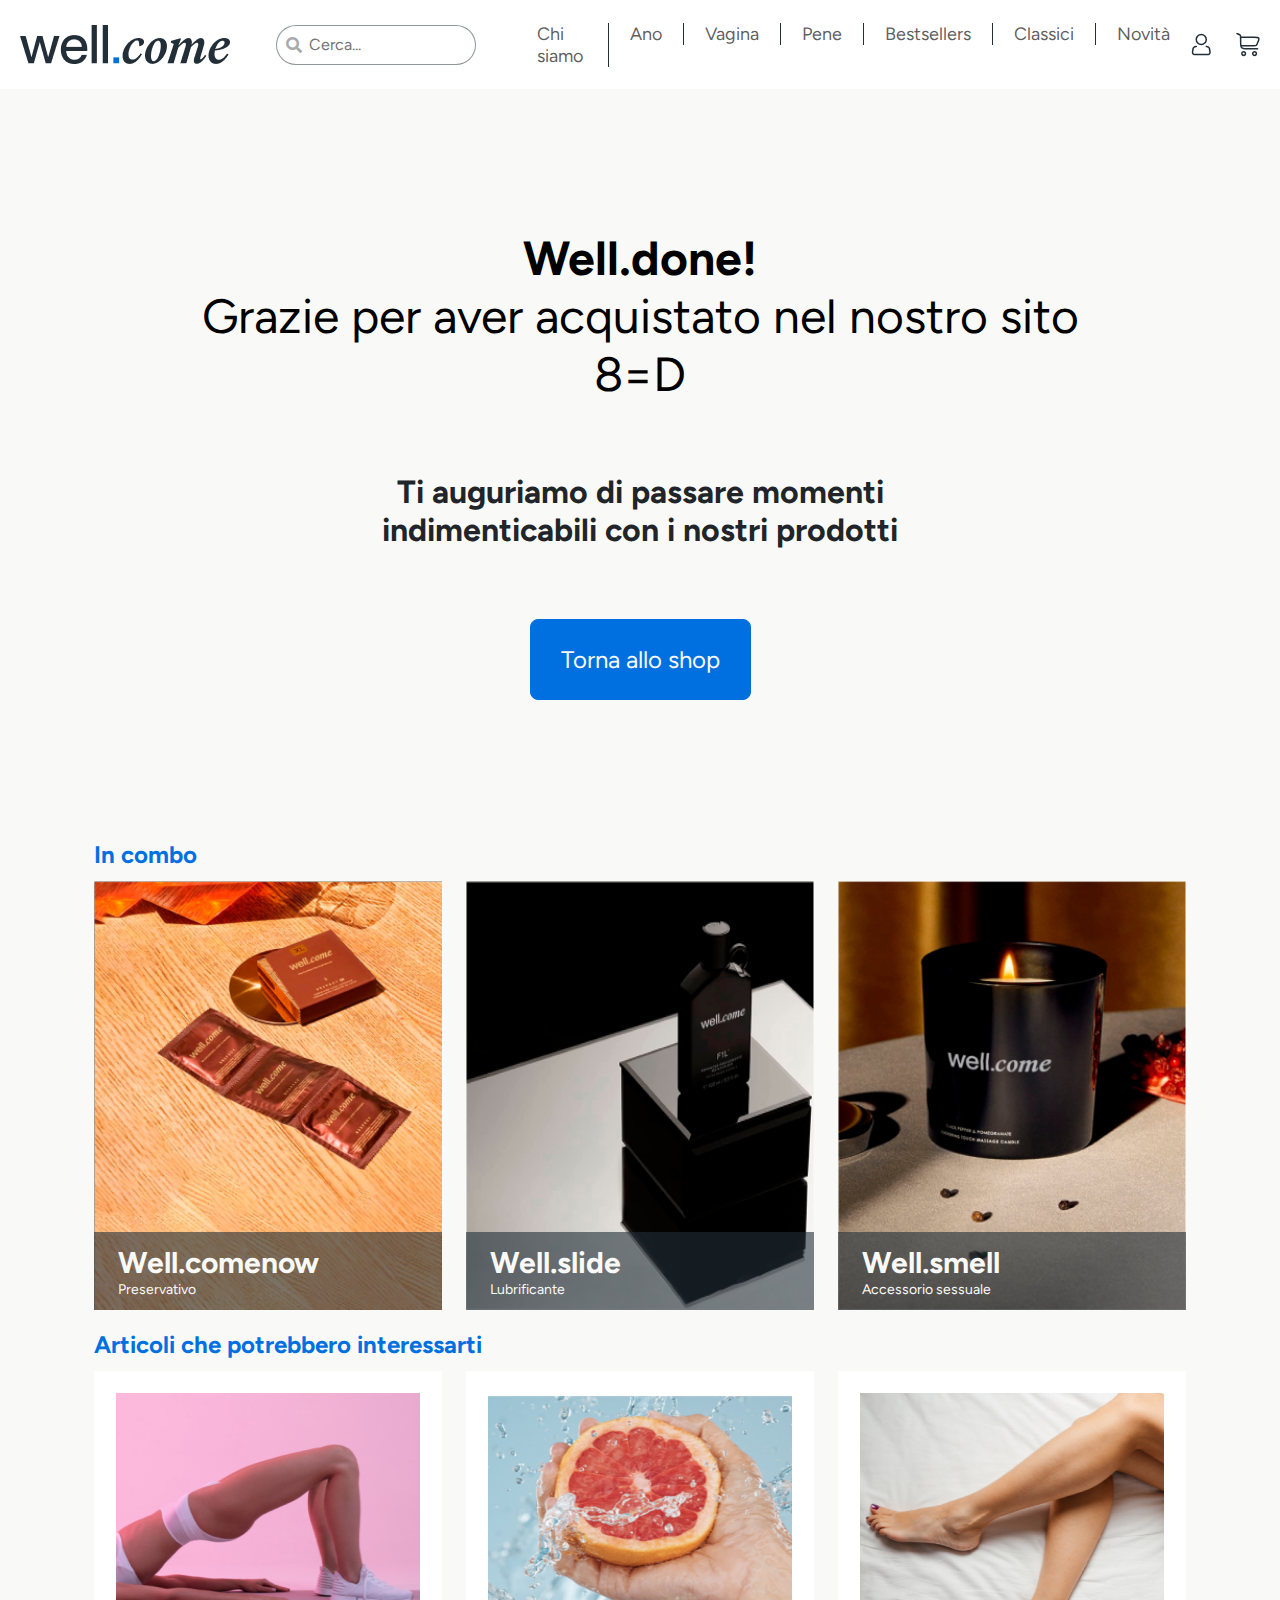
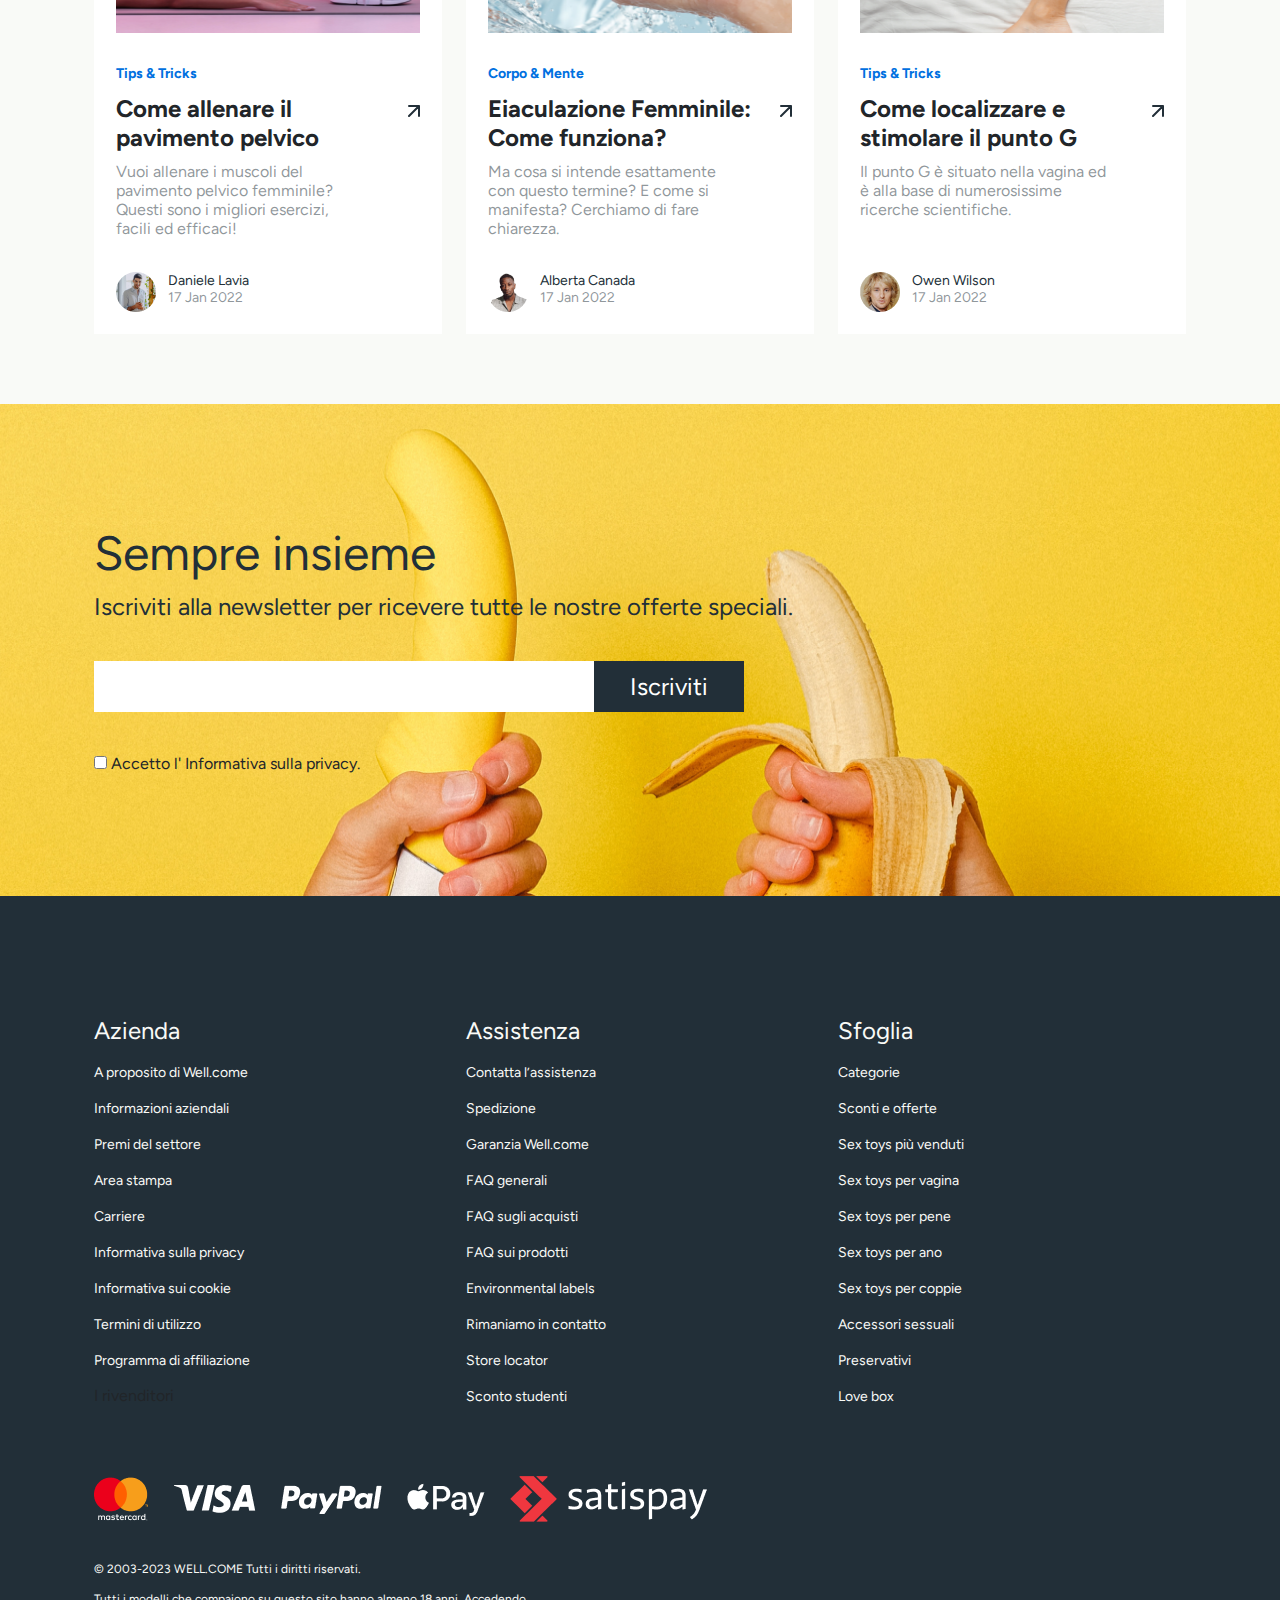
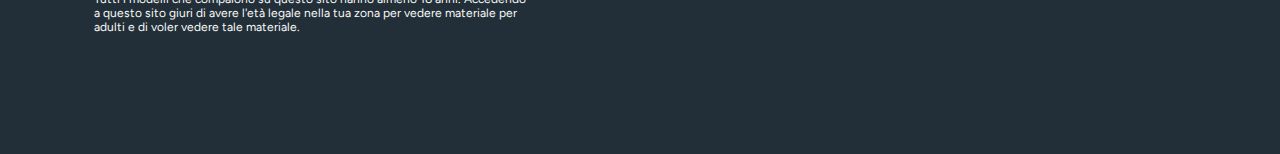
<file: thanks.html>
<!DOCTYPE html>
<html lang="en">
<head>
    <meta charset="UTF-8">
    <meta name="viewport" content="width=device-width, initial-scale=1.0">
    <!-- Latest compiled and minified CSS -->
    <link href="https://cdn.jsdelivr.net/npm/bootstrap@5.3.1/dist/css/bootstrap.min.css" rel="stylesheet">
    <link rel="stylesheet" href="https://cdnjs.cloudflare.com/ajax/libs/OwlCarousel2/2.3.4/assets/owl.carousel.min.css">
    <link rel="stylesheet" href="https://cdnjs.cloudflare.com/ajax/libs/font-awesome/5.11.2/css/all.min.css">
    <link rel="stylesheet" href="assets/css/style.css">
    <title>Well.come</title>
</head>
<body>
    <div class="wrapper">
        <div class="header">
            <nav class="navbar navbar-expand-lg navbar-light">
                <a class="navbar-brand" href="index.html"><img src="assets/imgs/logo.png" class="logo-img"></a>
                <button class="navbar-toggler" type="button" data-bs-toggle="collapse" data-bs-target="#navbarSupportedContent" aria-controls="navbarSupportedContent" aria-expanded="false" aria-label="Toggle navigation">
                    <span class="navbar-toggler-icon"></span>
                </button>
                <div class="collapse navbar-collapse" id="navbarSupportedContent">
                    <form class="d-flex">
                        <div class="navbar-search">
                            <span class="fa fa-search"></span>
                            <input placeholder="Cerca...">
                        </div>
                        <div class="icons d-flex d-lg-none">
                            <a href="#"><img src="assets/imgs/icons/person.svg" alt=""></a>
                            <a href="cart.html"><img src="assets/imgs/icons/cart.svg" alt=""></a>
                        </div>
                    </form>
                    <ul class="navbar-nav mx-auto mb-2 mb-lg-0">
                        <li class="nav-item">
                            <a class="nav-link" href="team.html">Chi siamo</a>
                        </li>
                        <li class="nav-item">
                            <a class="nav-link" href="#">Ano</a>
                        </li>
                        <li class="nav-item">
                            <a class="nav-link" href="product.html">Vagina</a>
                        </li>
                        <li class="nav-item">
                            <a class="nav-link" href="#">Pene</a>
                        </li>
                        <li class="nav-item">
                            <a class="nav-link" href="#">Bestsellers</a>
                        </li>
                        <li class="nav-item">
                            <a class="nav-link" href="#">Classici</a>
                        </li>
                        <li class="nav-item">
                            <a class="nav-link" href="#">Novità</a>
                        </li>
                    </ul>
                    <div class="icons d-none d-lg-flex">
                        <a href="#"><img src="assets/imgs/icons/person.svg" alt=""></a>
                        <a href="cart.html"><img src="assets/imgs/icons/cart.svg" alt=""></a>
                    </div>
                </div>
            </nav>
        </div>
        <div class="thanks-hero">
            <div class="details">
                <div class="heading">
                    <strong> Well.done! </strong> <br> Grazie per aver acquistato nel nostro sito 8=D
                </div>
                <div class="text">Ti auguriamo di passare momenti indimenticabili con i nostri prodotti</div>
                <div class="button">
                    <a href="product.html" class="btn btn-goshop">Torna allo shop</a>
                </div>
            </div>
        </div>
        <div class="main-content">
            <div class="combo-section">
                <div class="container">
                    <div class="row mx-auto w-100">
                        <div class="col-lg-12">
                            <div class="section-heading">In combo</div>
                        </div>
                        <div class="col-lg-4 col-md-4 col-sm-12 col-12">
                            <div class="bottom-text-section">
                                <div class="img"><img src="assets/imgs/index/combo-1.png" class="w-100"></div>
                                <div class="vector-text">
                                    <div class="heading">Well.comenow</div>
                                    <div class="text">Preservativo</div>
                                </div>
                            </div>
                        </div>
                        <div class="col-lg-4 col-md-4 col-sm-12 col-12">
                            <div class="bottom-text-section">
                                <div class="img"><img src="assets/imgs/index/combo-2.png" class="w-100"></div>
                                <div class="vector-text">
                                    <div class="heading">Well.slide</div>
                                    <div class="text">Lubrificante</div>
                                </div>
                            </div>
                        </div>
                        <div class="col-lg-4 col-md-4 col-sm-12 col-12">
                            <div class="bottom-text-section">
                                <div class="img"><img src="assets/imgs/index/combo-3.png" class="w-100"></div>
                                <div class="vector-text">
                                    <div class="heading">Well.smell</div>
                                    <div class="text">Accessorio sessuale</div>
                                </div>
                            </div>
                        </div>
                    </div>

                </div>
            </div>
            <div class="articoli-section">
                <div class="container">
                    <div class="row mx-auto w-100">
                        <div class="col-lg-12">
                            <div class="section-heading">Articoli che potrebbero interessarti</div>
                        </div>
                        <div class="col-lg-4 col-md-4 col-sm-12 col-12">
                            <div class="articoli-card">
                                <div class="img"><img src="assets/imgs/index/articoli-3.png" class="w-100"></div>
                                <div class="details">
                                    <div class="tag">Tips & Tricks</div>
                                    <div class="heading">
                                        <div>Come allenare il pavimento pelvico </div>
                                        <div class="icon"><img src="assets/imgs/icons/arrow-1.svg" alt=""></div>
                                    </div>
                                    <div class="text">Vuoi allenare i muscoli del pavimento pelvico femminile? Questi sono i migliori esercizi, facili ed efficaci!</div>
                                </div>
                                <div class="person-detail">
                                    <div class="person-img"><img src="assets/imgs/index/person-3.png" class=""></div>
                                    <div>
                                        <div class="person-name">Daniele Lavia</div>
                                        <div class="add-date">17 Jan 2022</div>
                                    </div>
                                </div>
                            </div>
                        </div>
                        <div class="col-lg-4 col-md-4 col-sm-12 col-12">
                            <div class="articoli-card">
                                <div class="img"><img src="assets/imgs/articoli/3.png" class="w-100"></div>
                                <div class="details">
                                    <div class="tag">Corpo & Mente</div>
                                    <div class="heading">
                                        <div>Eiaculazione Femminile: Come funziona?</div>
                                        <div class="icon"><img src="assets/imgs/icons/arrow-1.svg" alt=""></div>
                                    </div>
                                    <div class="text">Ma cosa si intende esattamente con questo termine? E come si manifesta? Cerchiamo di fare chiarezza.</div>
                                </div>
                                <div class="person-detail">
                                    <div class="person-img"><img src="assets/imgs/articoli/person-3.png" class=""></div>
                                    <div>
                                        <div class="person-name">Alberta Canada</div>
                                        <div class="add-date">17 Jan 2022</div>
                                    </div>
                                </div>
                            </div>
                        </div>
                        <div class="col-lg-4 col-md-4 col-sm-12 col-12">
                            <div class="articoli-card">
                                <div class="img"><img src="assets/imgs/index/articoli-1.png" class="w-100"></div>
                                <div class="details">
                                    <div class="tag">Tips & Tricks</div>
                                    <div class="heading">
                                        <div>Come localizzare e stimolare il punto G</div>
                                        <div class="icon"><img src="assets/imgs/icons/arrow-1.svg" alt=""></div>
                                    </div>
                                    <div class="text">Il punto G è situato nella vagina ed è alla base di numerosissime ricerche scientifiche.</div>
                                </div>
                                <div class="person-detail">
                                    <div class="person-img"><img src="assets/imgs/index/person-1.png" class=""></div>
                                    <div>
                                        <div class="person-name">Owen Wilson</div>
                                        <div class="add-date">17 Jan 2022</div>
                                    </div>
                                </div>
                            </div>
                        </div>
                    </div>

                </div>
            </div>

        </div>
        <div class="subscriber-section">
            <div class="container">
                <div class="row mx-auto w-100">
                    <div class="col-lg-12">
                        <div class="heading">Sempre insieme</div>
                        <div class="text">Iscriviti alla newsletter per ricevere tutte le nostre offerte speciali.</div>
                        <div class="subs-form">
                            <form action="#">
                                <input type="text" name="subs" class="subs-input">
                                <input type="submit" value="Iscriviti" class="btn btn-submit">
                            </form>
                        </div>
                        <div class="subs-check">
                            <label for="sub-check"><input type="checkbox" name="sub-check" id="sub-check"> Accetto l' Informativa sulla privacy.</label>
                        </div>
                    </div>
                </div>
            </div>
        </div>
        <div class="footer-section">
            <div class="container">
                <div class="row mx-auto w-100">
                    <div class="col-lg-4 col-md-4 col-sm-12 col-12">
                        <div class="footer-heading">Azienda</div>
                        <ul class="footer-links">
                            <li><a href="#">A proposito di Well.come</a></li>
                            <li><a href="#">Informazioni aziendali</a></li>
                            <li><a href="#">Premi del settore</a></li>
                            <li><a href="#">Area stampa</a></li>
                            <li><a href="#">Carriere</a></li>
                            <li><a href="#">Informativa sulla privacy</a></li>
                            <li><a href="#">Informativa sui cookie</a></li>
                            <li><a href="#">Termini di utilizzo</a></li>
                            <li><a href="#">Programma di affiliazione</a></li>
                            <li><a href="#"></a>I rivenditori</li>
                        </ul>
                    </div>
                    <div class="col-lg-4 col-md-4 col-sm-12 col-12">
                        <div class="footer-heading">Assistenza</div>
                        <ul class="footer-links">
                            <li><a href="#">Contatta l’assistenza</a></li>
                            <li><a href="#">Spedizione</a></li>
                            <li><a href="#">Garanzia Well.come</a></li>
                            <li><a href="#">FAQ generali</a></li>
                            <li><a href="#">FAQ sugli acquisti</a></li>
                            <li><a href="#">FAQ sui prodotti</a></li>
                            <li><a href="#">Environmental labels</a></li>
                            <li><a href="#">Rimaniamo in contatto</a></li>
                            <li><a href="#">Store locator</a></li>
                            <li><a href="#">Sconto studenti</a></li>
                        </ul>
                    </div>
                    <div class="col-lg-4 col-md-4 col-sm-12 col-12">
                        <div class="footer-heading">Sfoglia </div>
                        <ul class="footer-links">
                            <li><a href="#">Categorie</a></li>
                            <li><a href="#">Sconti e offerte</a></li>
                            <li><a href="#">Sex toys più venduti</a></li>
                            <li><a href="#">Sex toys per vagina</a></li>
                            <li><a href="#">Sex toys per pene</a></li>
                            <li><a href="#">Sex toys per ano</a></li>
                            <li><a href="#">Sex toys per coppie</a></li>
                            <li><a href="#">Accessori sessuali</a></li>
                            <li><a href="#">Preservativi</a></li>
                            <li><a href="#">Love box</a></li>
                        </ul>
                    </div>
                    <div class="col-lg-12 col-md-12 col-sm-12 col-12">
                        <div class="footer-cards">
                            <img src="assets/imgs/footer-cards/1.png">
                            <img src="assets/imgs/footer-cards/2.png">
                            <img src="assets/imgs/footer-cards/3.png">
                            <img src="assets/imgs/footer-cards/4.png">
                            <img src="assets/imgs/footer-cards/5.png">
                        </div>
                    </div>
                    <div class="col-lg-12 col-md-12 col-sm-12 col-12">
                        <div class="copyright-text">
                            <p>© 2003-2023 WELL.COME Tutti i diritti riservati.</p>
                            Tutti i modelli che compaiono su questo sito hanno almeno 18 anni. Accedendo a questo sito giuri di avere l'età legale nella tua zona per vedere materiale per adulti e di voler vedere tale materiale.
                        </div>
                    </div>
                </div>
            </div>
            
        </div>
    </div>
    <!-- jquery -->
    <script src="https://code.jquery.com/jquery-3.6.0.min.js"></script>
    <script src="https://cdn.jsdelivr.net/npm/bootstrap@5.3.1/dist/js/bootstrap.bundle.min.js"></script>
    <script src="https://cdnjs.cloudflare.com/ajax/libs/OwlCarousel2/2.3.4/owl.carousel.min.js"></script>
    <script src="assets/js/script.js"></script>
    
</body>
</html>
</file>
<file: assets/css/style.css>
@import url('https://fonts.googleapis.com/css2?family=Figtree:ital,wght@0,300;0,400;0,500;0,600;0,700;0,800;0,900;1,300;1,400;1,500;1,600;1,700;1,800;1,900&display=swap');
*{
    padding: 0px;
    margin: 0px;
    box-sizing: border-box;
    font-family: 'Figtree', sans-serif;
}


/* navbar style */
.navbar{
    padding: 20px;
    gap: 30px;
    max-width: 1450px;
    margin: auto;
}
.navbar-search {
    position: relative;
    color: #aaa;
    font-size: 16px;
    margin-right: 40px;
   display: inline-block;
}
.navbar-search input {
    width: 200px;
    height: 40px;
    border-radius: 50px;
    border: 0.5px solid  rgba(34, 47, 56, 0.50);
}
.navbar-search input { 
    padding-left: 32px;
}
.navbar-search .fa-search { 
    position: absolute;
    top: 12px;
    left: 10px;
}
.navbar-search .fa-navbar-search {
    left: auto; right: 10px;
}
.navbar-nav .nav-link{
    font-size: 18px;
    font-weight: 400;
    line-height: normal;
    padding: 0px 21px !important;
    border-right: 1px solid #222F38;
}
.navbar-nav .nav-link:hover,
.navbar-nav .nav-link.active{
    font-weight: 700;
}
.navbar-nav .nav-item:last-child .nav-link{
    border: 0px;
}
.navbar .icons{
    gap: 25px;
}


.bottom-text-section{
    position: relative;
    color: #F9FAF7;
    height: 100%;
}
.bottom-text-section .img,
.bottom-text-section .img img{
    height: 100%;
}

.bottom-text-section .vector-text{
    padding: 12px 24px;
    background: rgba(34, 47, 56, 0.60); 
    position: absolute;
    bottom: 0;
    width: 100%;
    left: 0px;
}
.bottom-text-section .vector-text .hero-flex{
    display: flex;
    justify-content: space-between;
    align-items: center;
}
.bottom-text-section .vector-text .heading{
    font-size: 30px;
    font-weight: 700;
    line-height: normal;
}
.bottom-text-section .vector-text .text{
    font-size: 14px;
    font-weight: 400;
    line-height: normal;    
}
.bottom-text-section .vector-text:hover{
    background: rgba(34, 47, 56, 1.00); 

}

.hero-section img{
    max-height: calc(100vh - 80px);
}
.hero-section .vector-text{
    padding: 30px 44px;
}
.hero-section .vector-text .heading{
    font-size: 48px;
    font-weight: 700;
    line-height: normal;
    margin-bottom: 10px;
}
.hero-section .vector-text .text{
    font-size: 32px;
    font-weight: 400;
    line-height: normal;    
}


.wellcome-note-bg{
    padding: 50px 0px;
    background-color: #F9FAF7;
}
.wellcome-note{
    padding: 80px 0px;
    background-color: #222F38;
    color: #F9FAF7;
}
.wellcome-note .heading {
    font-size: 32px;
    font-weight: 700;
    line-height: normal;
    margin-bottom: 20px;
}
.wellcome-note .text {
    font-size: 16px;
    font-weight: 400;
    line-height: normal;    
    max-width: 685px;
} 

.award-section{
    padding: 20px 0px;
}
.award-section .award-card {
    padding: 50px 30px;
    text-align: center;
}
.award-section .award-card .text{
    max-width: 185px;
    margin: auto;
    margin-top: 30px;
}

.pt-bg-f9 {
    padding-top: 50px;
    background-color: #F9FAF7;
}

.section-heading{
    font-size: 24px;
    font-weight: 700;
    line-height: normal;
    color: #0070E0;
    margin-bottom: 12px;
    text-decoration: none;
}

.index-carousel{
    background-color: #F9FAF7;
    padding: 50px 0px;
}

.combo-section {
    background-color: #F9FAF7;
}
.combo-section .bottom-text-section {
    padding-bottom: 20px;
}
.combo-section .bottom-text-section .vector-text{
    bottom: 20px;
}

.video-section {
    background-color: #F9FAF7;
    padding: 50px 0px;
    position: relative;
}
.video-section .vector-icon{
    position: absolute;
    width: 100%;
    height: 100%;
    display: flex;
    top: 0px;
    left: 0px;
    justify-content: center;
    align-items: center;
}
.video-section .vector-icon a{
    color: #D9D9D9;
    font-size: 105px;
}
.video-section .vector-icon a:hover{
    color: #fff;
}

.articoli-section{
    background-color: #F9FAF7;
    padding-bottom: 50px;
}
.articoli-section .articoli-card{
    background-color: #FFF;
    padding: 22px;
    margin-bottom: 20px;
}
.articoli-section .articoli-card .img img{
    height: 240px;
    margin-bottom: 32px;
}
.articoli-section .articoli-card .tag{
    font-size: 14px;
    font-weight: 700;
    line-height: normal;
    color: #0070E0;
    margin-bottom: 12px;
}
.articoli-section .articoli-card .heading{
    font-size: 24px;
    font-weight: 700;
    line-height: normal;
    display: flex;
    justify-content: space-between;
    margin-bottom: 10px;
}
.articoli-section .articoli-card .text{
    font-size: 16px;
    font-weight: 400;
    line-height: normal;
    color: rgba(34, 47, 56, 0.50);
    min-height: 110px;
    padding-bottom: 10px;
    max-width: 250px;
}
.articoli-section .articoli-card .person-detail{
    display: flex;
    gap: 12px;
    font-size: 14px;
    font-weight: 400;
    line-height: normal;
    color: #222F38;
}
.articoli-section .articoli-card .person-detail .add-date{
    color: rgba(34, 47, 56, 0.50);
}

.subscriber-section {
    background-image: url('../imgs/subscriber-bg.png');
    padding: 120px 0px;
    background-size: 100% 100%;
}
.subscriber-section .heading{
    font-size: 48px;
    font-weight: 400;
    line-height: normal;
    color: #222F38;
    margin-bottom: 10px;
}
.subscriber-section .text{
    font-size: 24px;
    font-weight: 400;
    line-height: normal;
    color: #222F38;
    margin-bottom: 40px;
}
.subscriber-section .subs-form form{
    max-width: 650px;
    margin-bottom: 40px;
    display: flex;
    width: 100%;
}
.subscriber-section .subs-form form .subs-input{
    width: calc(100% - 150px);
    border: 0px;
    padding: 10px;
}
.subscriber-section .subs-form form .btn-submit{
    background-color: #222F38;
    width: 150px;
    padding: 10px;
    font-size: 24px;
    text-align: center;
    font-weight: 400;
    line-height: normal;
    color: #fff;
    border-radius: 0px;
}

.footer-section {
    background-color: #222F38;
    padding: 120px 0px;
}
.footer-section ul{
    list-style-type: none;
    padding: 0px;
}
.footer-section .footer-heading{
    font-size: 24px;
    font-weight: 400;
    line-height: normal;
    color: #F9FAF7;
    margin-bottom: 15px;
}
.footer-section .footer-links a{
    font-size: 14px;
    font-weight: 400;
    line-height: normal;
    color: #F9FAF7;
    margin-bottom: 15px;
    display: inline-block;
    text-decoration: none;
}
.footer-section .footer-links a:hover{
    color: #0070E0;
}
.footer-section .footer-cards {
    display: flex;
    flex-wrap: wrap;
    gap: 25px;
    align-items: center;
    padding: 40px 0px;
}
.footer-section .copyright-text {
    font-size: 12px;
    font-weight: 400;
    line-height: normal;
    color: #F9FAF7;
    max-width: 432px;
}


/* Carousel */

.owl-slider{
    padding-bottom: 30px;
}

.owl-dots {
    display: block;
    text-align: center;
    padding-top: 15px;
}
.owl-dots button.owl-dot {
    margin-top: 30px;
    width: 11px;
    height: 11px;
    border-radius: 50%;
    display: inline-block;
    margin-right: 20px;
}
.owl-dots button.owl-dot.active {
    width: 11px;
    height: 11px;
    background: #0070E0!important;
    position: relative;
}
.owl-dots button.owl-dot span {
    width: 11px;
    height: 11px;
    display: flex;
    justify-content: center;
    align-items: center;
    background-color: #F9FAF7;
    border: 2px solid #0070E0;
    margin: auto;
    border-radius: 50%;

}
.owl-dots button.owl-dot.active span {
    width: 11px;
    height: 11px;
    display: flex;
    justify-content: center;
    align-items: center;
    background-color: #0070E0;
    margin: auto;
    border-radius: 50%;
}
.owl-dots button.owl-dot:focus {
    outline: none;
}

.bg-F9FAF7{
    background-color: #F9FAF7;
}
.banner-section{
    padding: 10px 0px;
}
.banner-section .col-lg-12{
    display: flex;
    gap: 10px;
    color: #9BBBE3;
    font-size: 14px;
    font-weight: 400;
    line-height: normal;
}
.banner-section .col-lg-12 a{
    font-size: 14px;
    font-weight: 400;
    line-height: normal;
    color: #9BBBE3;
    text-decoration: none;
}
.banner-section .col-lg-12 a:hover,
.banner-section .col-lg-12 a.active{
    color: #0070E0;
}
.banner-section i{
    line-height: 1.3;
}


.filter-section{
    padding: 10px;
}
.filter-section .filters .heading{
    padding-top: 35px;
    font-size: 24px;
    font-weight: 700;
    line-height: normal;
    color: #000;
    padding-bottom: 20px;
    border-bottom: 1px solid #222f3886;
}
.filter-section .filters .filter-categ{
    padding: 20px 0px;
    border-bottom: 1px solid #222f3886;
}
.filter-section .filters .filter-categ:last-child{
    border-bottom: 0px;
}
.filter-section .filters .filter-categ .filter-flex{
    display: flex;
    align-items: center;
    justify-content: space-between;
    margin-bottom: 15px;
}
.filter-section .filters .filter-categ .filter-flex i{
    color: #0070E0;
}
.filter-section .filters .title{
    font-size: 14px;
    font-weight: 700;
    line-height: normal;
    margin-bottom: 15px;
}
.filter-section .filters label{
    width: 100%;
    padding-left: 15px;
    font-size: 14px;
    font-weight: 400;
    line-height: normal;
    margin-bottom: 8px;
    display: flex;
    align-items: center;
    gap: 8px;
}
.filter-section .filters .colors-sample{
    display: flex;
    gap: 6px;
}
.filter-section .filters .colors-sample span{
    width: 12px;
    height: 12px;
    border-radius: 50%;
}
.products-section .product-card {
    padding-top: 15px;
    margin-bottom: 70px;
}
.products-section .product-card .heading{
    display: flex;
    align-items: center;
    justify-content: space-between;
    padding: 10px;
    font-size: 16px;
    font-weight: 700;
    line-height: normal;
    color: #222F38;
    margin-top: 16px;
}
.products-section .product-card .heading .discount-badge{
    padding: 2px 10px;
    color: #F9FAF7;
    background-color: #F06C6C;
}
.products-section .product-card .img{
    margin-bottom: 16px;
}
.products-section .product-card .details{
    padding: 10px;
}
.products-section .product-card .title {
    font-size: 24px;
    font-weight: 700;
    line-height: normal;
    color: #222F38;
}
.products-section .product-card .tag {
    font-size: 14px;
    font-weight: 400;
    line-height: normal;
    color: #222F38;
    margin-bottom: 50px;
}
.products-section .product-card .price-flex {
    display: flex;
    align-items: center;
    justify-content: space-between;
    margin-bottom: 26px;
}
.products-section .product-card .price {
    font-size: 24px;
    font-weight: 700;
    line-height: normal;
    color: #222F38;
}
.products-section .product-card .price span{
    font-weight: 400;
    text-decoration: line-through;    
}
.products-section .product-card .price strong{
    color: #F06C6C;
}
.products-section .product-card .price-flex .icons{
    display: flex;
    align-items: center;
    gap: 10px;
}
.products-section .product-card .price-flex .dot{
    width: 12px;
    height: 12px;
    border-radius: 50%;
    background-color: #000;
    display: inline-block;
}
.products-section .product-card .button{
    height: 40px;
}
.products-section .product-card .button .btn-pd{
    padding: 10px;
    width: 100%;
    background-color: #0070E0;
    font-size: 16px;
    font-weight: 700;
    line-height: normal;
    color: #fff;
    border-radius: 0px;
    display: none;
}

.products-section .product-card:hover .btn-pd{
    display: block;
}



.product-detail .s-img{
    margin-bottom: 10px;
}
.product-detail .s-img:last-child{
    margin-bottom: 0px;
}
.product-detail .img,
.product-detail .img img{
    height: 100%;
}
.product-detail .details{
    padding: 10px;
}
.product-detail .cat-badge{
    padding: 0px 8px;
    border-radius: 6px;
    background: #EEF0F2;
    margin-bottom: 24px;
    display: inline-block;
    font-size: 14px;
    font-weight: 700;
    line-height: normal;
    color: #0070E0;
}
.product-detail .heading{
    font-size: 36px;
    font-weight: 700;
    line-height: 48px;
    letter-spacing: -0.792px;
    color: #222F38;
    margin-bottom: 11px;
}
.product-detail .price{
    font-size: 24px;
    font-weight: 700;
    line-height: normal;
    color: #0070E0;
    margin-bottom: 22px;
}
.product-detail .stars{
    margin-bottom: 24px;
}
.product-detail .text{
    font-size: 16px;
    font-weight: 400;
    line-height: normal;
    color: #222F38;
    margin-bottom: 34px;
}
.product-detail .btn-cart{
    font-size: 16px;
    font-weight: 700;
    line-height: normal;
    color: #F9FAF7;
    width: 100%;
    padding: 10px;
    background-color: #0070E0;
    border: 1px solid #0070E0;
    border-radius: 0px;
}
.product-detail .btn-cart:hover{
    background-color: transparent;
    color: #0070E0;
}
.product-detail .whistlist{
    padding: 8px;
    font-size: 14px;
    font-weight: 400;
    line-height: 24px;
    letter-spacing: -0.084px;
    color: #222F38;
    display: inline-block;
    text-decoration: none;
}
.product-detail .whistlist:hover{
    color: #0070E0;
}
.product-detail .whistlist.active svg path{
    fill: red;
}
.con-sections{
    padding-top: 40px;
    padding-bottom: 20px;
}
.con-sections .con-flex{
    display: flex;
    gap: 15px;
}
.con-sections .con-flex .heading{
    font-size: 24px;
    font-weight: 700;
    line-height: normal;
    color: #222F38;
    margin-bottom: 24px;
}
.con-sections .con-flex .text{
    font-size: 16px;
    font-weight: 400;
    line-height: normal;
    color: #222F38;
}
.reviews-section .review-flex{
    display: flex;
    gap: 10px;
    padding: 20px 10px;
}
.reviews-section .review-flex .details{
    width: 700px;
    max-width: 100%;
    padding-bottom: 30px;
    border-bottom: 1px solid #9bbbe373;
    margin-bottom: 20px;
}
.reviews-section .review-flex .name{
    font-size: 14px;
    font-weight: 700;
    line-height: normal;
    color: #222F38;
    margin-bottom: 10px;
}
.reviews-section .review-flex .date{
    font-size: 14px;
    font-weight: 400;
    line-height: normal;
    color: #9BBBE3;
    margin-bottom: 15px;
}
.reviews-section .review-flex .stars{
    margin-bottom: 40px;
}
.reviews-section .review-flex .text{
    font-size: 16px;
    font-weight: 400;
    line-height: normal;
    color: #222F38;
    max-width: 580px;
}



.checkout-cart-section .left-side{
    background: #FFF;
    padding: 20px;
    margin-bottom: 30px;
}
.checkout-cart-section .left-side > .heading:first-child{
    font-size: 24px;
    font-style: normal;
    font-weight: 700;
    color: #0070E0;
    padding-bottom: 20px;
    border-bottom: 1px solid #222f3886;
}
.checkout-cart-section .left-side .cart-details .cart-flex{
    display: flex;
    justify-content: space-between;
    padding: 20px;
    border-bottom: 1px solid #222f3886;
    position: relative;
}
.checkout-cart-section .left-side .cart-details .cart-flex .left-flex{
    display: flex;
    gap: 15px;
}
.checkout-cart-section .left-side .cart-details .cart-flex .left-flex .item-title{
    font-size: 16px;
    font-weight: 700;
    line-height: normal;
    color: #222F38;
    margin-bottom: 7px;
}
.checkout-cart-section .left-side .cart-details .cart-flex .left-flex .item-category{
    font-size: 14px;
    font-weight: 400;
    line-height: normal;
    color: #222F38;
}
.checkout-cart-section .left-side .cart-details .cart-flex select{
    padding: 5px;
    border-radius: 8px;
    border: 1px solid #222f3886;
}
.checkout-cart-section .left-side .cart-details .cart-flex .item-price{
    color: #0070E0;
    font-size: 16px;
    font-weight: 400;
    line-height: normal;
}
.checkout-cart-section .left-side .cart-details .cart-flex .vector-trash{
    position: absolute;
    right: 20px;
    bottom: 20px;
}
.checkout-cart-section .left-side .cart-details .cart-flex .vector-trash a:hover svg path{
    fill: red;
}
.checkout-cart-section .left-side .fiels-section{
    padding: 20px 0px;
    border-bottom: 1px solid #222f3886;
}
.checkout-cart-section .left-side .fiels-section .fields-heading{
    color: #222F38;
    font-size: 16px;
    font-weight: 700;
    line-height: normal;
}
.checkout-cart-section .left-side label{
    padding-top: 20px;
    padding-bottom: 10px;
}
.checkout-cart-section .left-side .form-control{
    border: 1px solid #222f3886;
}
.checkout-cart-section .left-side .payment-card-section{
    padding: 16px 24px 38px 24px;
    border-radius: 8px;
    border: 1px solid #000;
}
.checkout-cart-section .left-side .payment-card-section .heading{
    display: flex;
    gap: 15px;
    align-items: center;
    font-size: 18px;
    font-weight: 700;
    line-height: normal;
}
.checkout-cart-section .left-side .payment-card-section .tag{
    font-size: 15px;
    font-weight: 400;
    line-height: normal;
}
.checkout-cart-section .left-side .payment-method-select {
    margin-top: 20px;
}
.checkout-cart-section .left-side .payment-method-select:first-child {
    margin-top: 0px;
}
.checkout-cart-section .left-side .payment-pay-section .radio-flex{
    display: flex;
    gap: 15px;
    align-items: center;
    border-radius: 8px;
    border: 1px solid #222f3886;
    padding: 5px 24px;
}
.checkout-cart-section .left-side .payment-pay-section .radio-flex .heading{
    font-size: 15px;
    font-weight: 700;
    line-height: 17px;
    color: #222F38;
}
.checkout-cart-section .payment-section{
    background: #FFF;
    padding: 20px;
    margin-bottom: 30px;

}
.checkout-cart-section .payment-section .payment-details .amount-flex{
    display: flex;
    justify-content: space-between;
    align-items: center;
    font-size: 16px;
    font-weight: 400;
    line-height: normal;
    padding: 34px 0px 20px;
    border-bottom: 1px solid #222f3886;
}
.checkout-cart-section .payment-section .payment-details .amount-flex:first-child{
    padding-top: 0px;
}
.checkout-cart-section .payment-section .payment-details .amount-flex:last-child{
   border: 0px;
}
.checkout-cart-section .payment-section .btn-payment{
    width: 100%;
    text-align: center;
    background-color: #0070E0;
    border: 1px solid #0070E0;
    padding: 10px;
    font-size: 14px;
    font-style: normal;
    font-weight: 400;
    line-height: normal;
    color: #F9FAF7;
}
.checkout-cart-section .payment-section .btn-payment:hover{
    background-color: transparent;
    color: #0070E0;
}
.checkout-cart-section .payment-section .btn-torno{
    width: 100%;
    text-align: center;
    border: 1px solid #0070E0;
    color: #0070E0;
    padding: 10px;
    font-size: 14px;
    font-style: normal;
    font-weight: 400;
    line-height: normal;
    margin-top: 14px;
}
.checkout-cart-section .payment-section .btn-torno:hover{
    background-color: #0070E0;
    color: #F9FAF7;
}
.checkout-cart-section .left-side .payment-method-select.active .payment-card-section{
    display: block;
}
.checkout-cart-section .left-side .payment-method-select.active .radio-flex,
.checkout-cart-section .left-side .payment-method-select .payment-card-section{
    display: none;
}





.thanks-hero{
    padding: 140px 0px;
    background-color: #F9FAF7;
}
.thanks-hero .details{
    max-width: 890px;
    margin: auto;
    text-align: center;
}
.thanks-hero .heading {
    color: #000;
    font-size: 48px;
    font-weight: 400;
    line-height: normal;
    margin-bottom: 70px;
}
.thanks-hero .text {
    font-size: 32px;
    font-weight: 700;
    line-height: normal;
    max-width: 700px;
    margin: auto;
    margin-bottom: 70px;
}
.thanks-hero .btn-goshop {
    border-radius: 8px;
    padding: 25px 30px;
    background: #0070E0;
    border: 1px solid #0070E0;
    color: #F9FAF7;
    font-size: 24px;
    font-weight: 400;
    line-height: normal;
}
.thanks-hero .btn-goshop:hover{
    background-color: transparent;
    color: #0070E0;
}


.team-cards {
    padding: 60px 0px;
    background-color: #F9FAF7;
}
.team-cards .team-card{
    max-width: 200px;
    margin: auto;
    margin-bottom: 40px;
}
.team-cards .img img{
    height: 200px;
    width: 200px;
    margin-bottom: 24px;
}
.team-cards .team-card .member-name{
    color: #222F38;
    font-size: 24px;
    font-weight: 400;
    line-height: normal;
    margin-bottom: 5px;
}
.team-cards .team-card .member-designation{
    font-size: 14px;
    font-weight: 400;
    line-height: normal;
    color: #0070E0;
    margin-bottom: 15px;
}
.team-cards .team-card .text{
    font-size: 16px;
    font-weight: 400;
    line-height: normal;
    color: #667085;
    margin-bottom: 24px;
}
.team-wellcome.wellcome-note{
    padding-top: 0px;
    margin-bottom: 50px;
}
.team-wellcome.wellcome-note .heading {
    padding-top: 60px;
}
.team-cards .team-card .social-links{
    display: flex;
    gap: 15px;
}
.team-cards .team-card .social-links a:hover svg path{
    fill: #0070E0;
}
@media screen and (max-width:990px) {
    .navbar-brand .logo-img{
        max-width: 150px;
    } 
    .navbar-toggler{
        border: 0px;
        outline: 0px;
        box-shadow: none !important;
        padding-right: 0px;
    }
    .navbar-collapse form {
        gap: 20px;
        margin-bottom: 20px;
        align-items: center;
        justify-content: space-between;
    }
    .navbar-collapse form .navbar-search{
        margin-right: 0px;
        /* width: 100%; */
    }
    .navbar-collapse form .navbar-search input{
        width: 100%;
    }
    .navbar-nav .nav-link{
        border-right: 0px;
        margin-bottom: 10px;
        padding: 0px !important;
    }

}

@media screen and (max-width:676px) {
    
    .hero-section .img img{
        /* min-height: 550px; */
        min-height: 390px;
    }
    .hero-section .vector-text{
        padding: 20px;
    }
    .hero-section .vector-text .heading{
        font-size: 25px;
    }
    .hero-section .vector-text .text{
        font-size: 16px;
    }
    .footer-section .footer-cards img{
        max-width: 18%;

    }
    .con-sections .con-flex{
        margin-bottom: 15px;
    }
    .checkout-cart-section .left-side .cart-details .cart-flex{
        padding: 10px;
        min-height: 100px;
    }
    .checkout-cart-section .left-side .cart-details .cart-flex .img img{
        max-width: 50px;
    }
    .checkout-cart-section .left-side .cart-details .cart-flex select{
        padding: 2px;
    }
    .checkout-cart-section .left-side .cart-details .cart-flex .left-flex .item-name,
    .checkout-cart-section .left-side .cart-details .cart-flex .item-price{
        font-size: 14px;
    }

    .checkout-cart-section .left-side .cart-details .cart-flex .left-flex .item-category{
        font-size: 12px;
    }
    .thanks-hero{
        padding: 70px 0px;
    }
    .thanks-hero .heading{
        font-size: 32px;
        padding: 10px;
        margin-bottom: 45px;
    }
    .thanks-hero .text{
        font-size: 24px;
        padding: 10px;
        margin-bottom: 45px;
    }
    .thanks-hero .btn-goshop{
        padding: 20px;
    }

    .team-cards .team-card .member-name{
        font-size: 18px;
    }
    .team-cards .team-card .text{
        font-size: 14px;
    }
    .team-wellcome.wellcome-note .text {
        font-size: 14px;
    }
}
</file>
